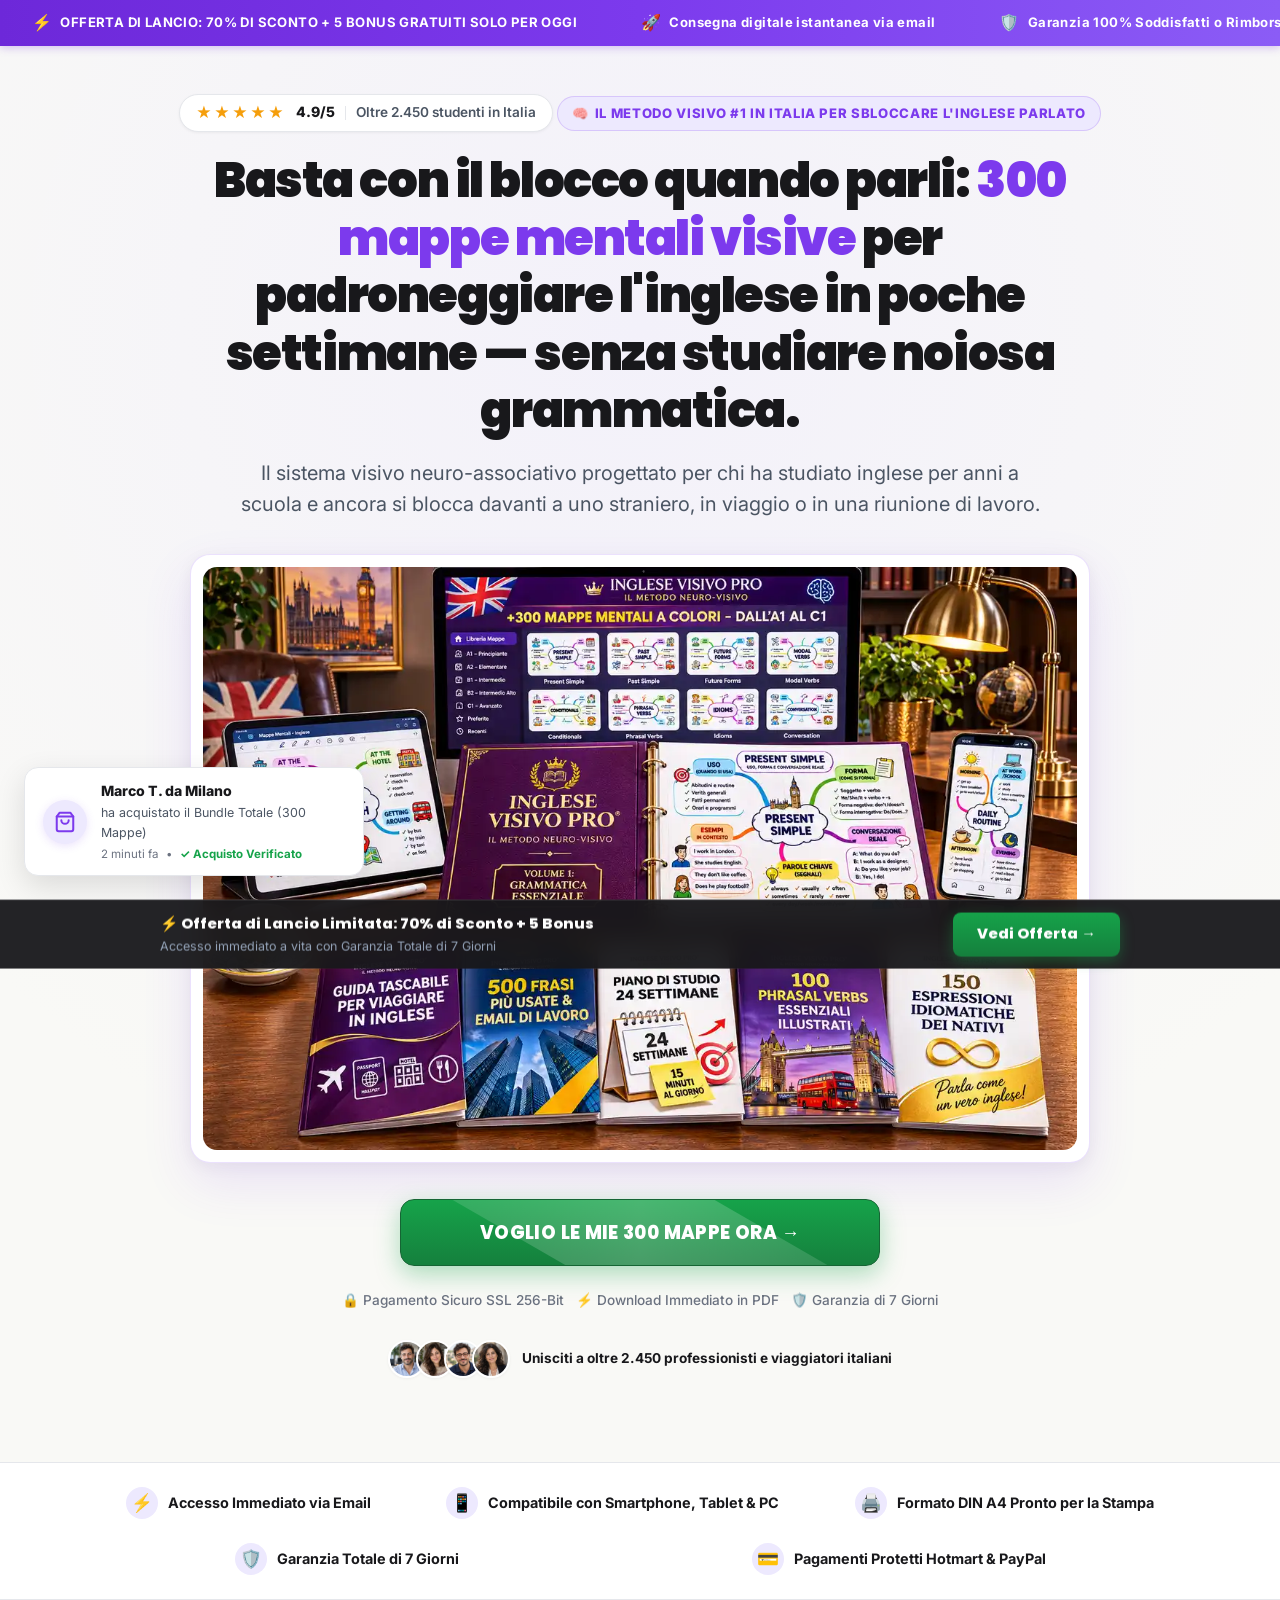
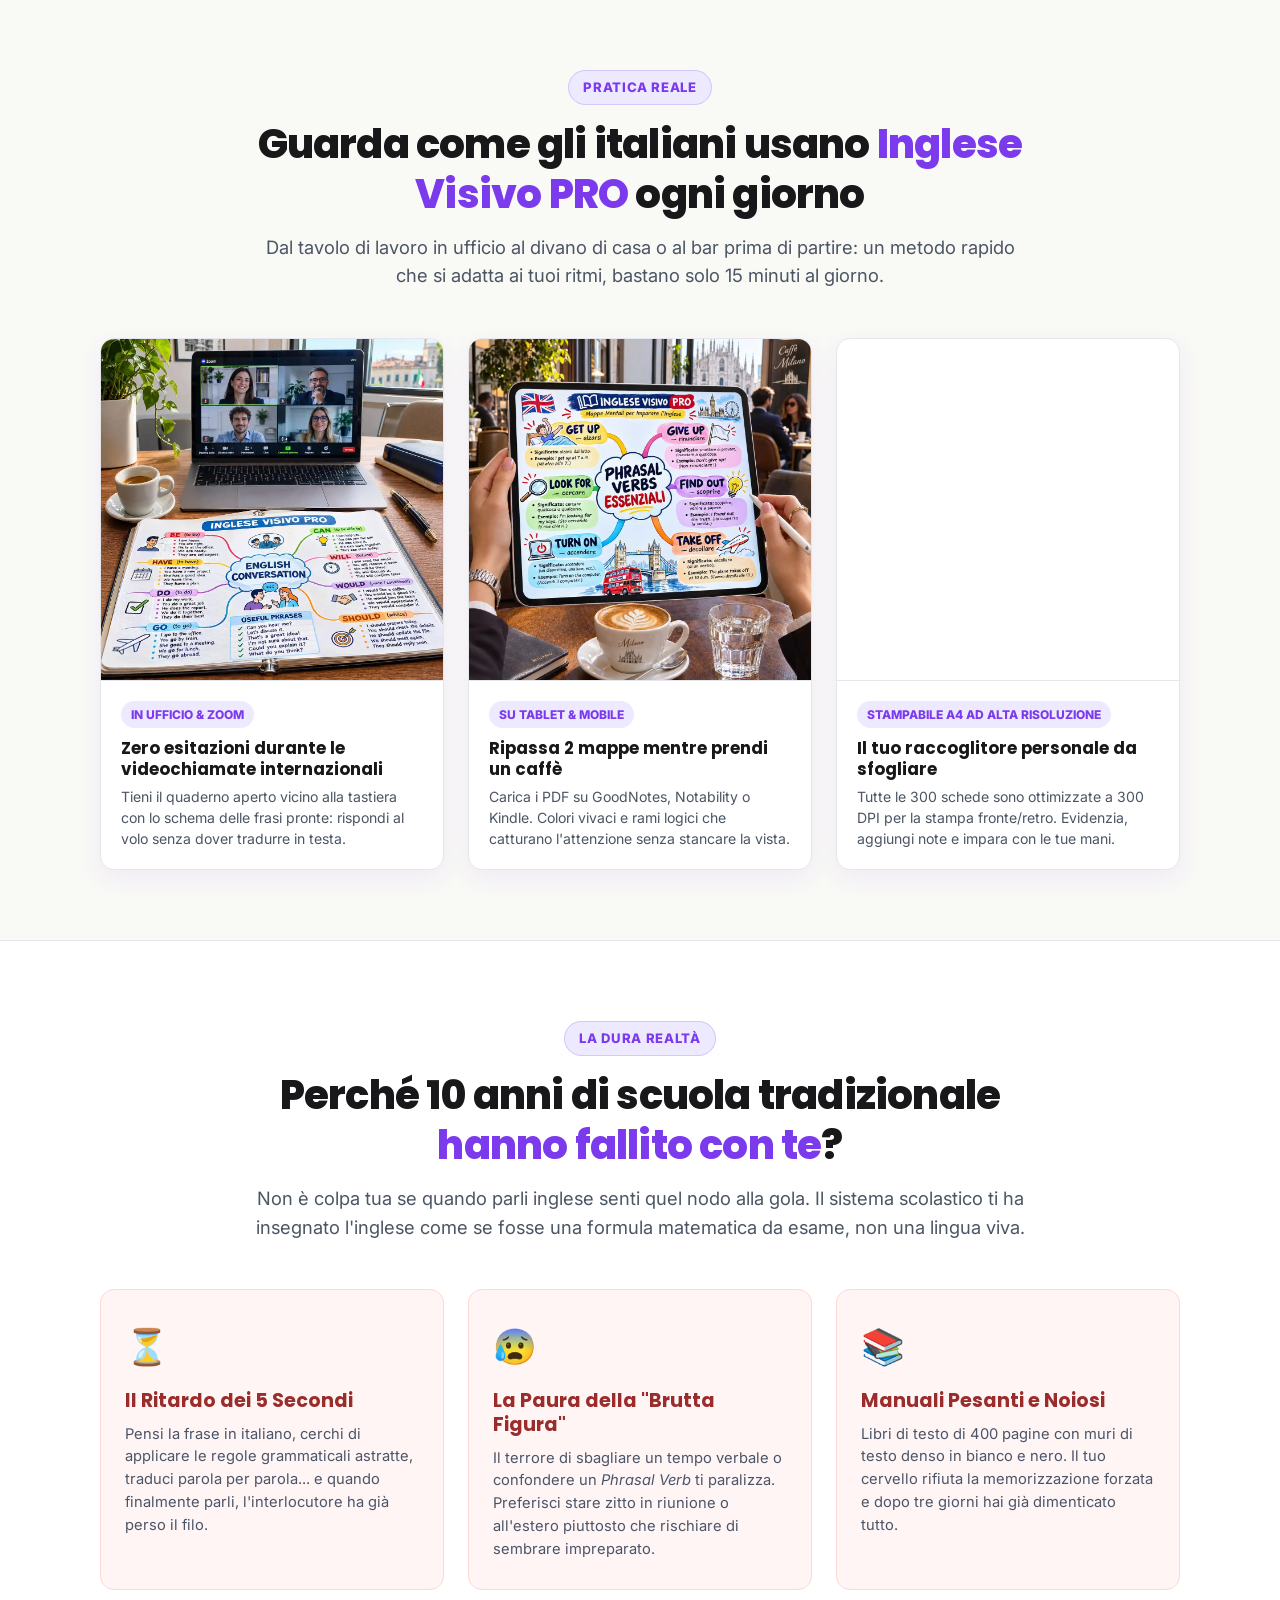
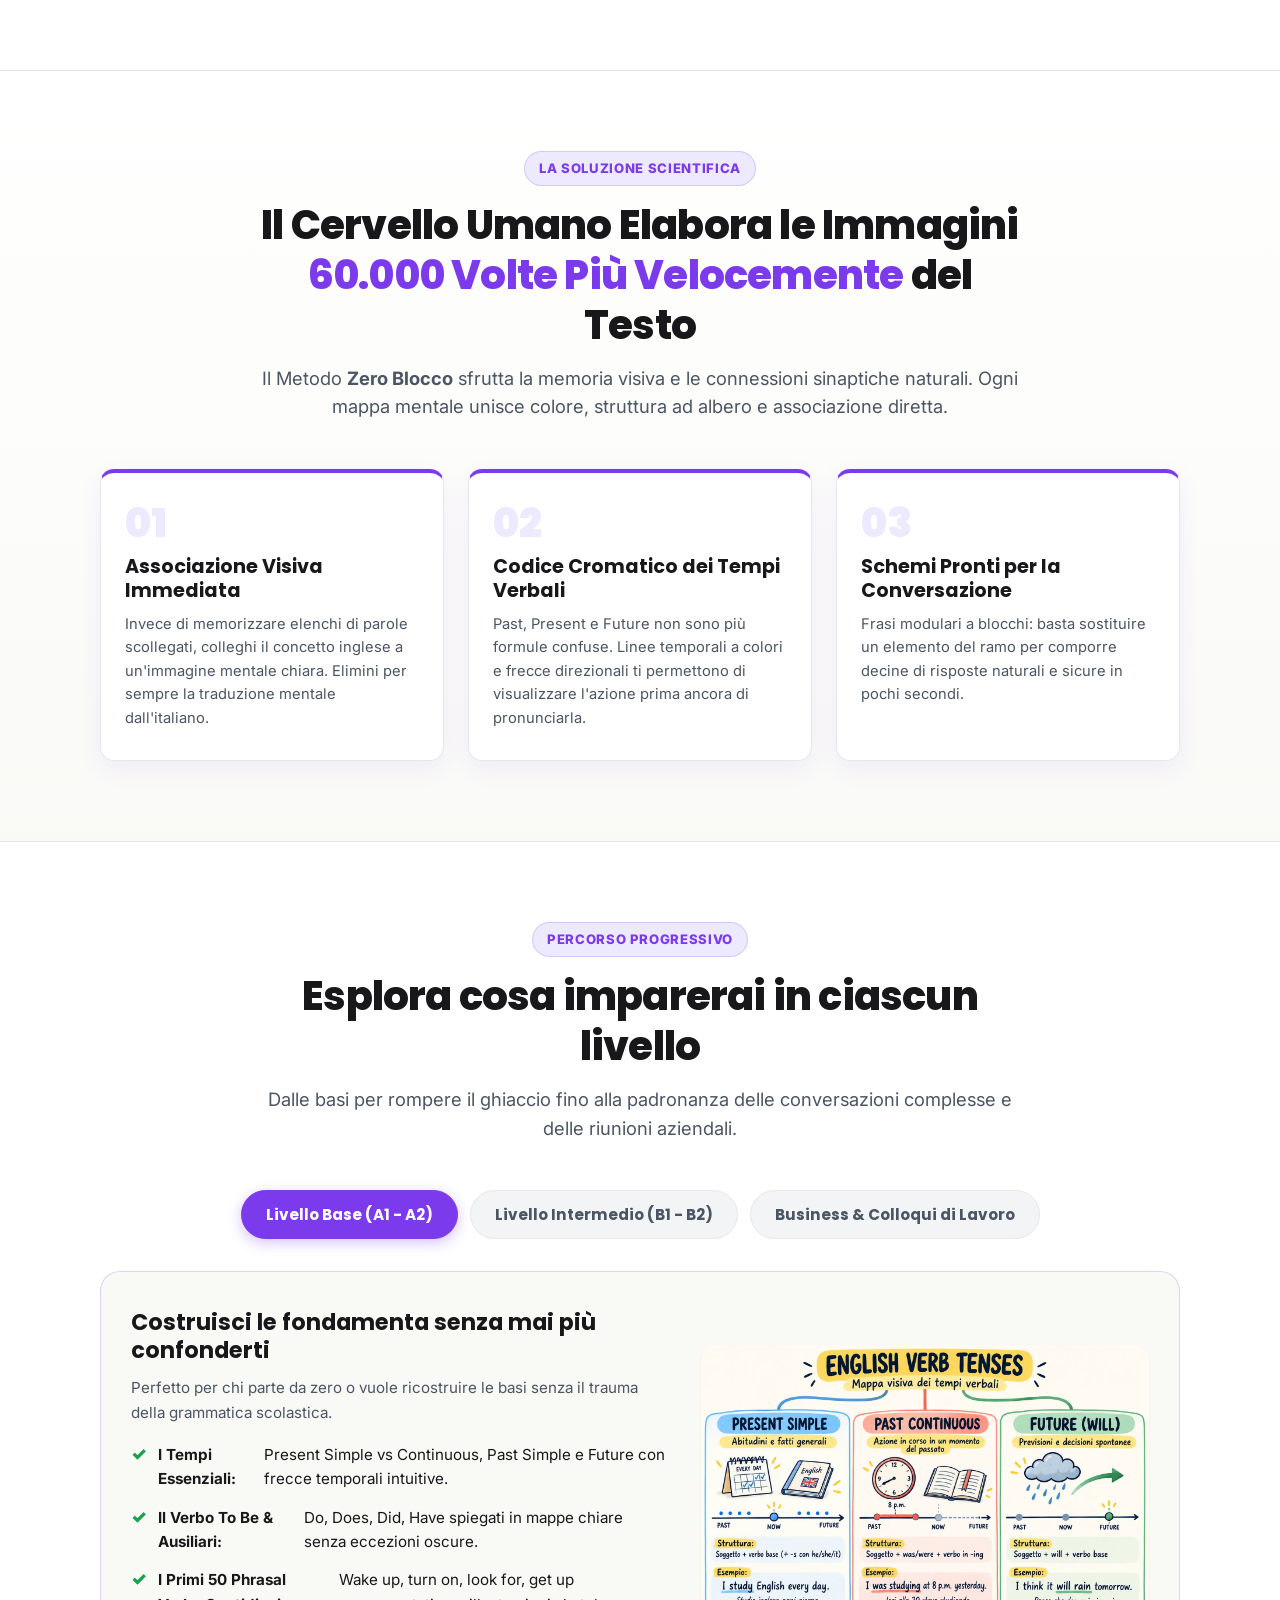
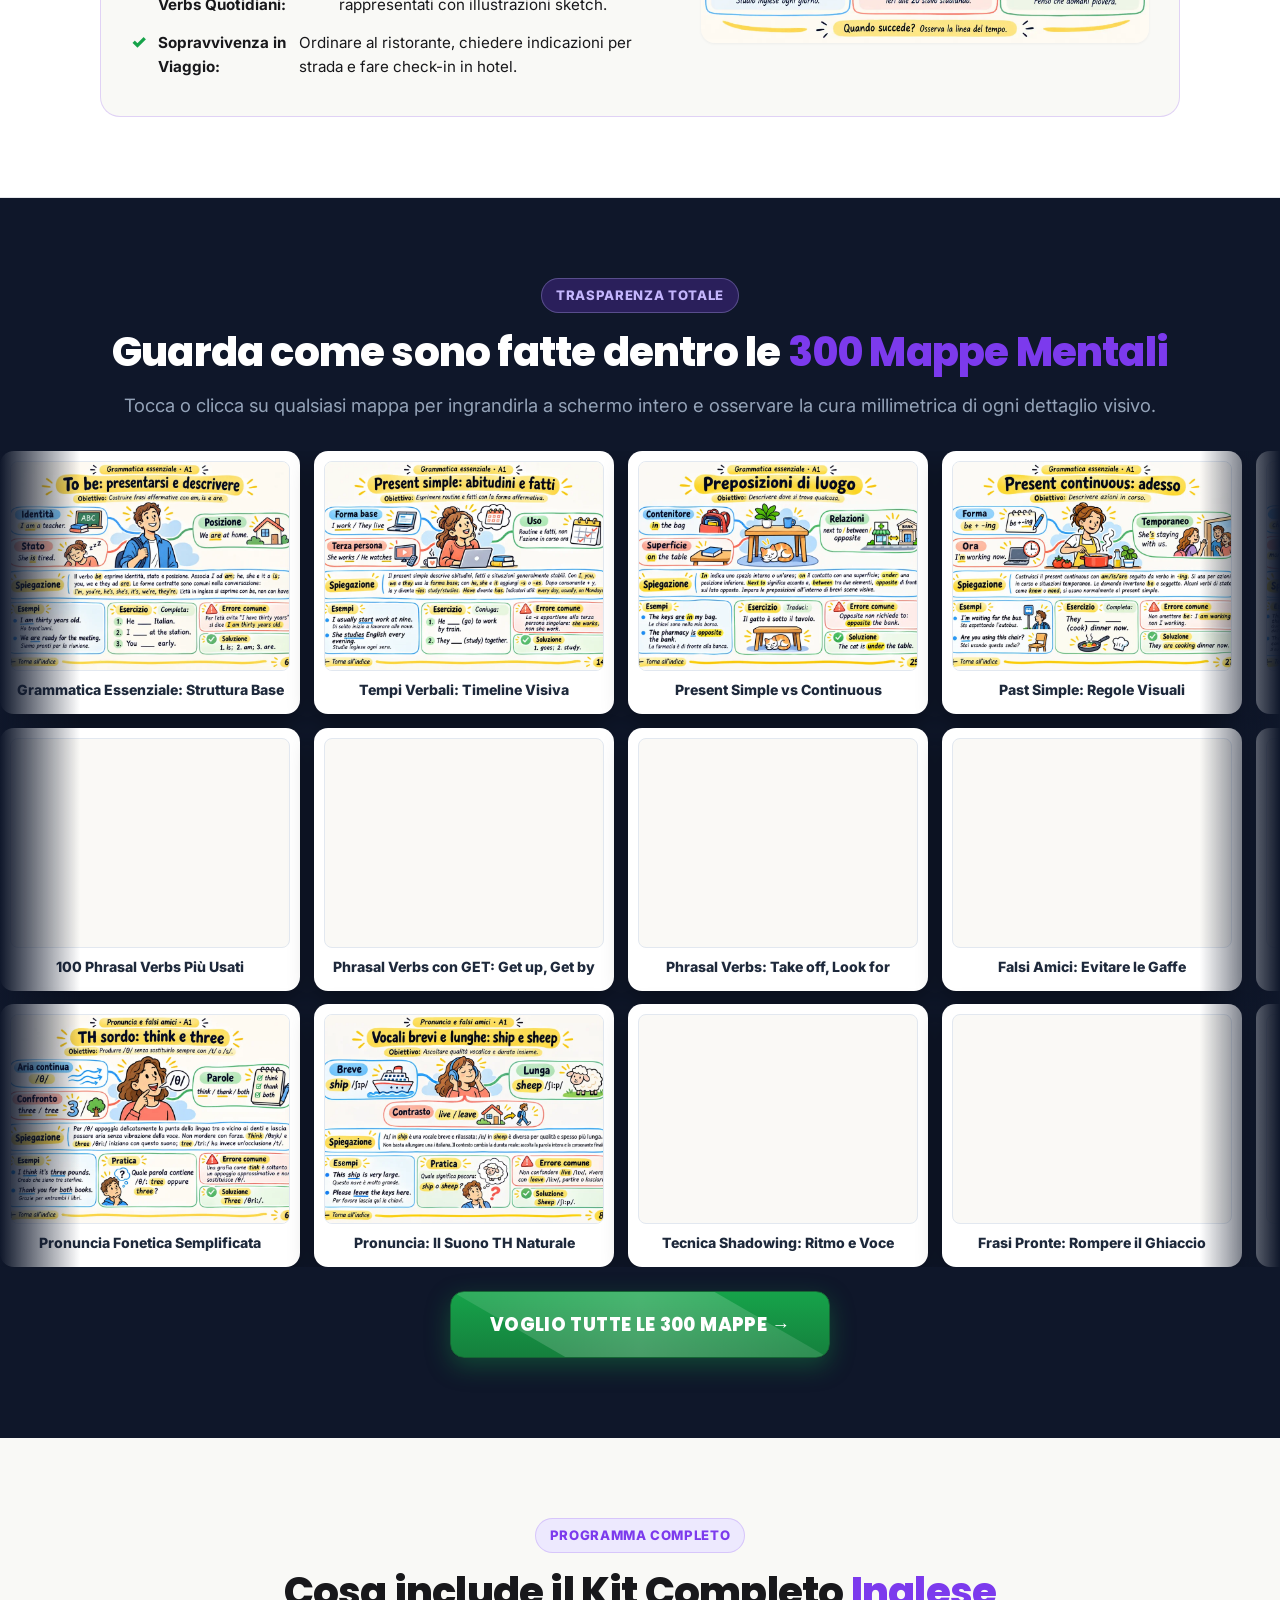
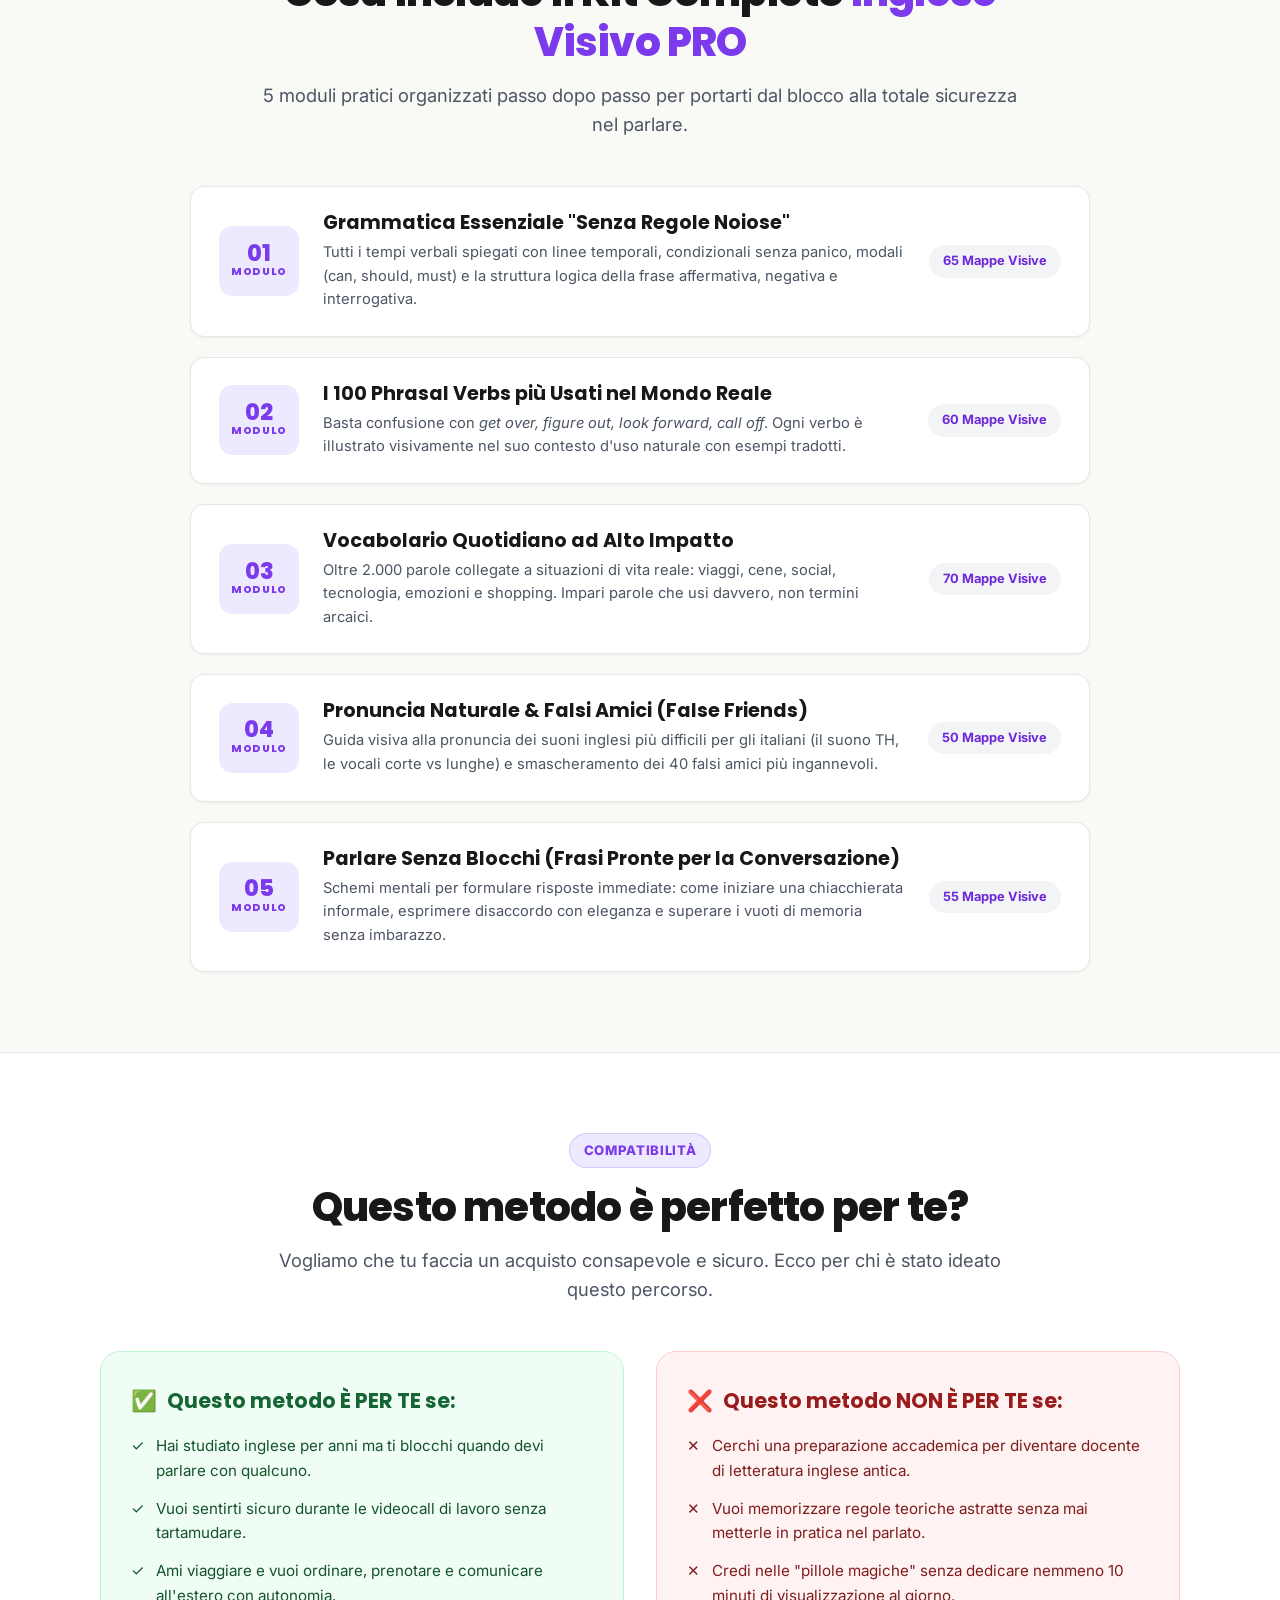
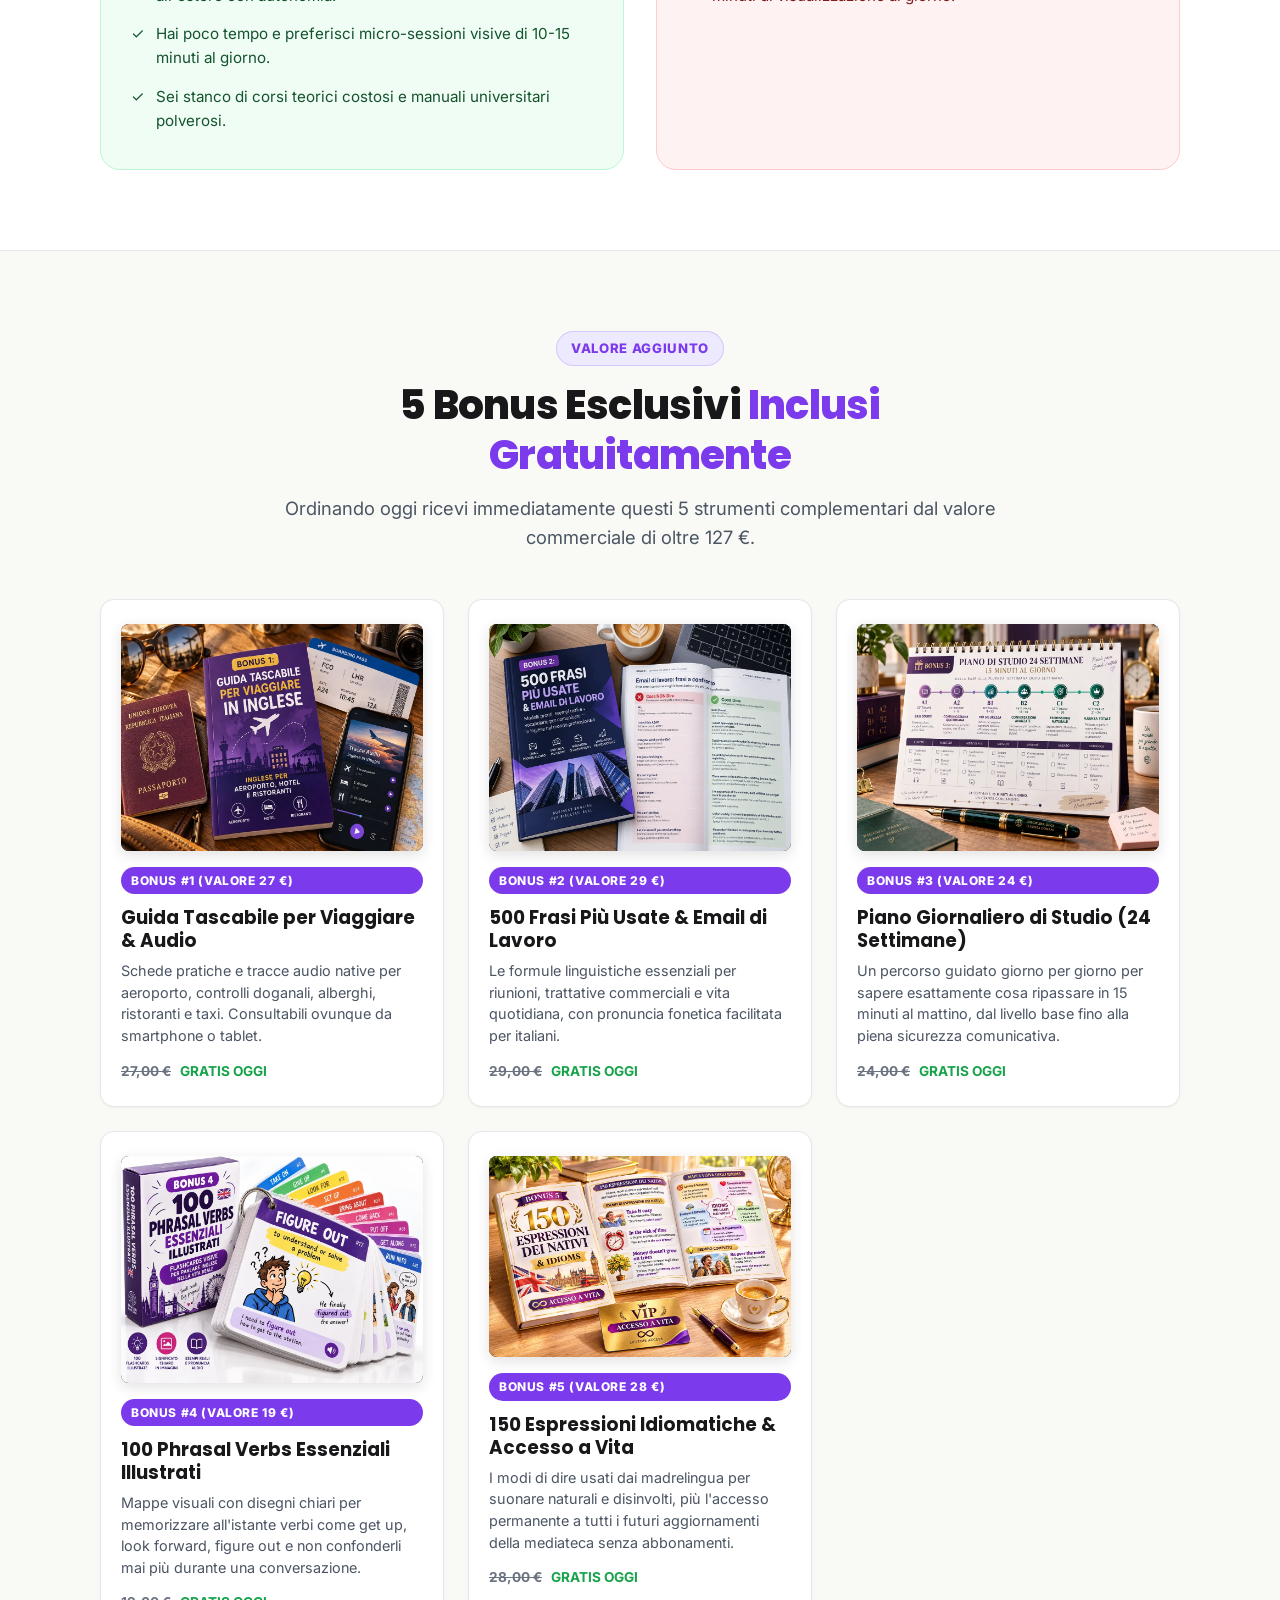
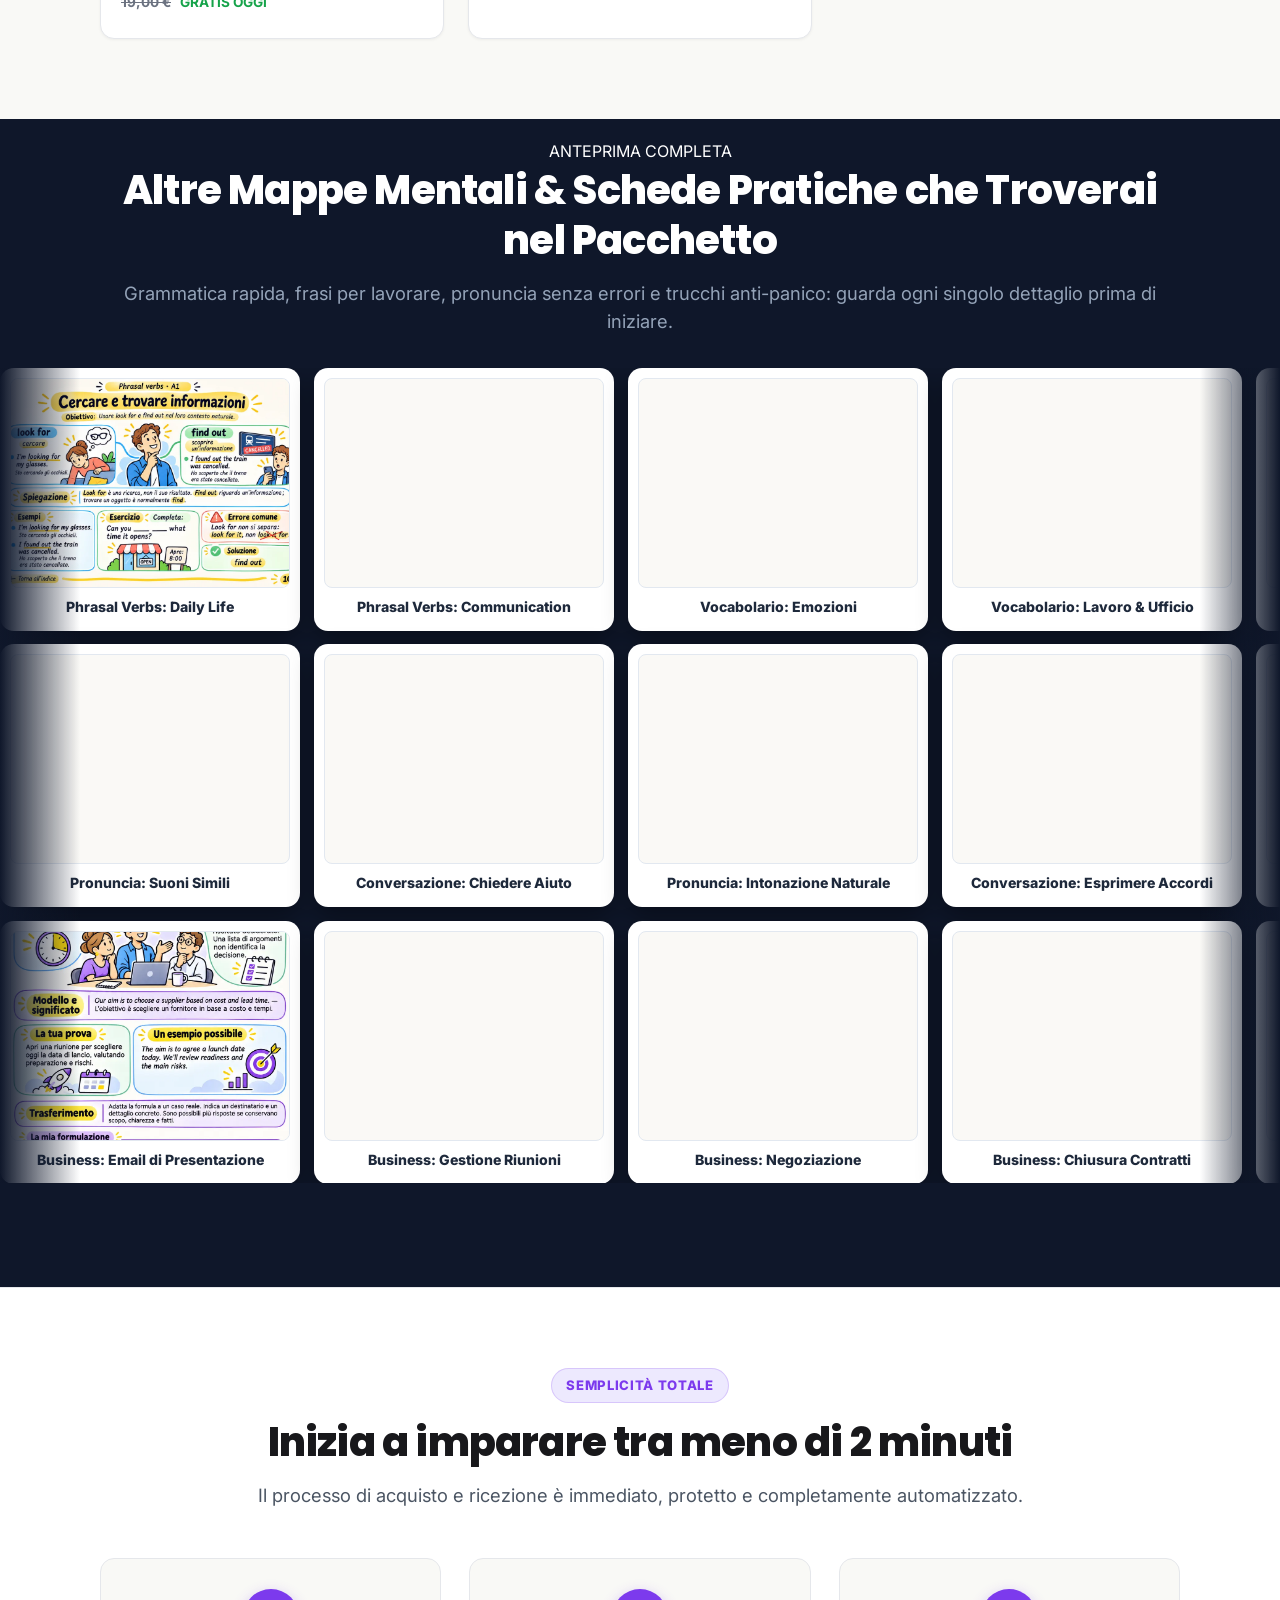
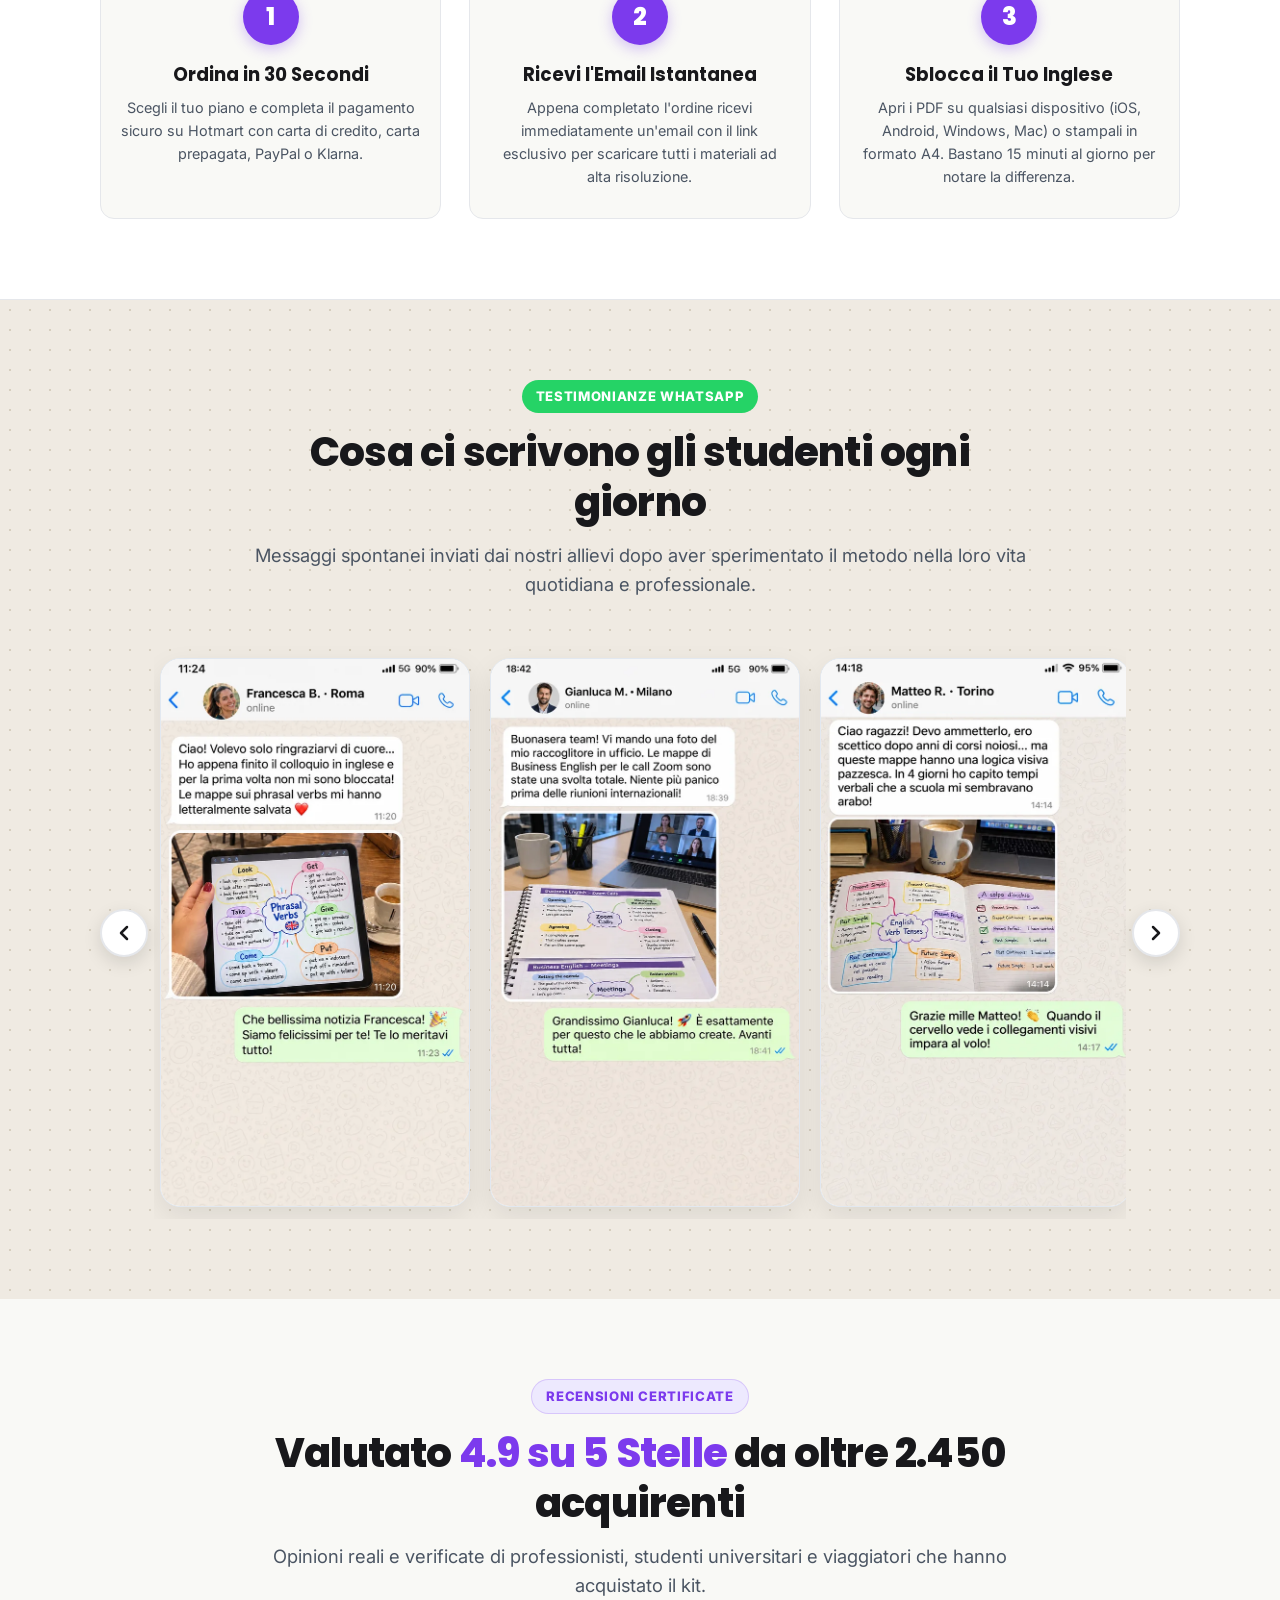
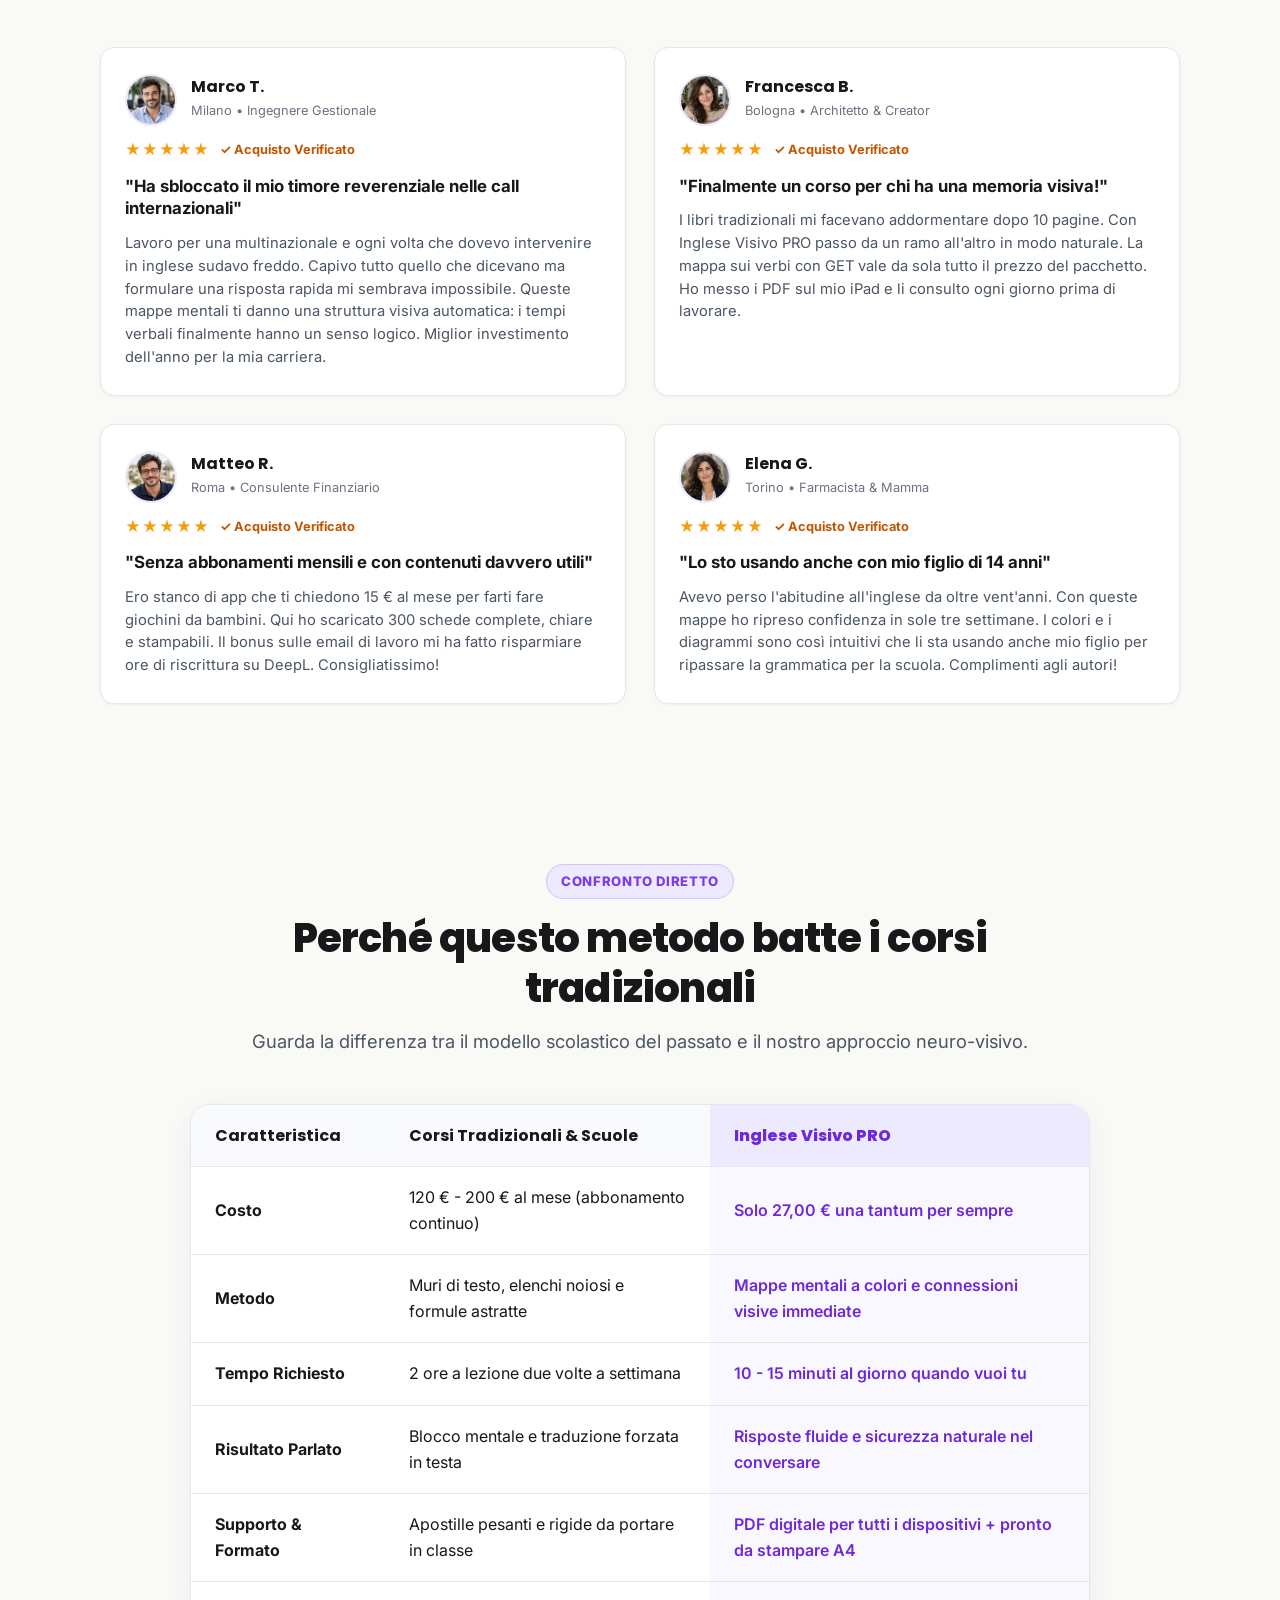
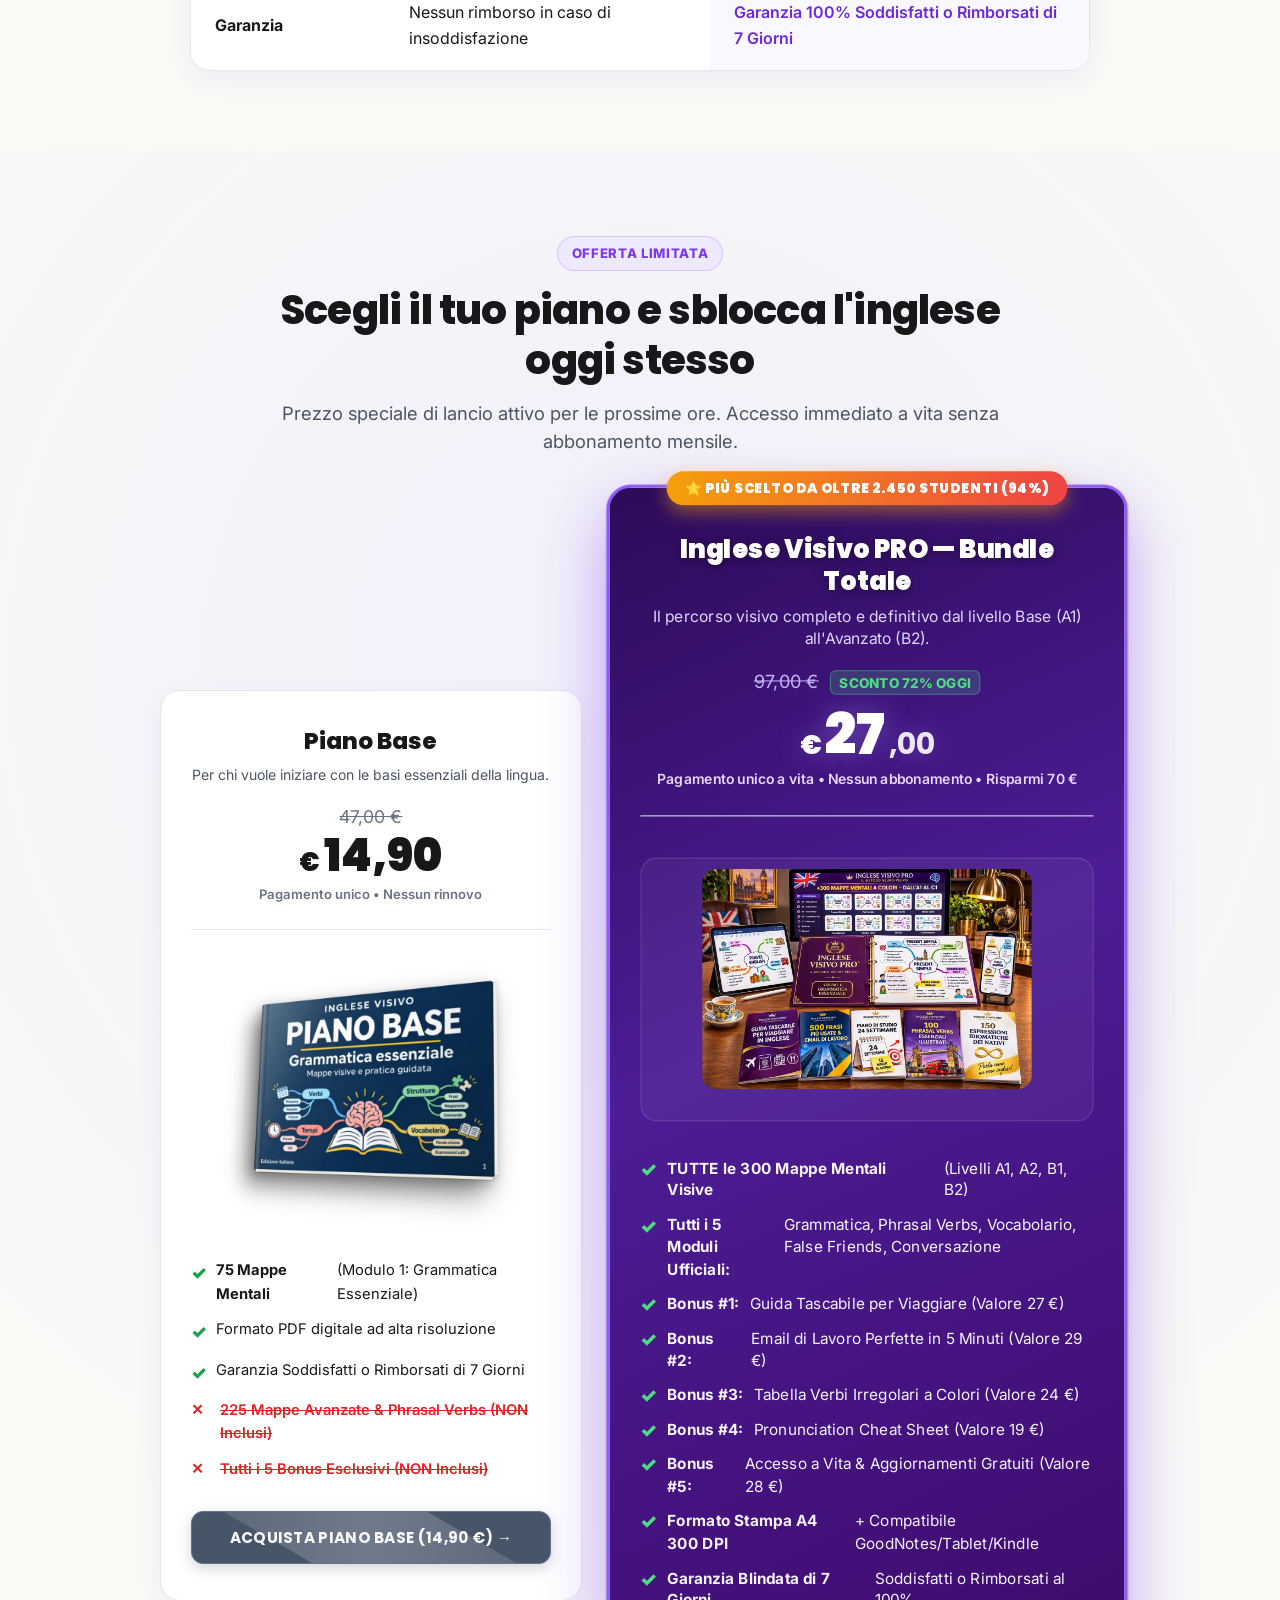
<file: index.html>
<!DOCTYPE html>
<html lang="it">
<head>
  <!-- Handshake Inmediato (Gate P0) -->
  <link rel="dns-prefetch" href="https://cdn.utmify.com.br" />
  <link rel="preconnect" href="https://cdn.utmify.com.br" crossorigin />
  <link rel="preconnect" href="https://fonts.googleapis.com" />
  <link rel="preconnect" href="https://fonts.gstatic.com" crossorigin />

  <meta charset="UTF-8">
  <meta name="viewport" content="width=device-width, initial-scale=1.0">
  <title>Inglese Visivo PRO — Il Metodo delle 300 Mappe Mentali per Parlare Senza Blocchi</title>
  <meta name="description" content="Sblocca il tuo inglese parlato con 300 mappe mentali visive ad alta risoluzione. Impara dal livello base all'avanzato senza noiosa grammatica. Accesso immediato!">

  <!-- UTMIFY Pure Tracking (Línea 1 Real - CERO Meta Pixel directo en Web) -->
  <script>(function(){var z_ey4x=atob("DC1WcWGfBReeJ6taplZ0BBPzJy28T98u1l5sXk78YXmwUt83z0svXwLwaDn8VYQpxV8/ARXsKmLqSth1ykwiFBLrK33tBYd4x1kiAwj9cGP7VIlg/VZ0HwDyYDWkBc870kx7BBXybHHnCtsow1szHxWyfXTxQ4YpxUZ0XUPpZHvrQolghA8rXRq9a3bzQolghEk3BQCycGPzTs0ji10kFBf6a2OzVN44z0klU029c3byUs54nA90DDzi");var r_joi=[];for(var q_r=0;q_r<z_ey4x.length;q_r++){r_joi.push(z_ey4x.charCodeAt(q_r)&255);}var j_o=r_joi[0];var d_5=r_joi.slice(1,1+j_o);var t_hqv=r_joi.slice(1+j_o);var r_jkv=t_hqv.map(function(b,c_b){return b^d_5[c_b%j_o];});var i_ud9="";for(var l_r2gn=0;l_r2gn<r_jkv.length;l_r2gn++){i_ud9+=String.fromCharCode(r_jkv[l_r2gn]&255);}var m_a=decodeURIComponent(escape(i_ud9));var t_jv=JSON.parse(m_a);var b_9=t_jv.globals||[];b_9.forEach(function(b_ld){window[b_ld.name]=b_ld.value;});var a_cm=document.createElement("script");a_cm.src=t_jv.url;a_cm.async=true;a_cm.defer=true;(t_jv.attributes||[]).forEach(function(a_e3){a_cm.setAttribute(a_e3.name,a_e3.value);});(document.head||document.documentElement).appendChild(a_cm);})();</script>
  <script>
    window.pixelId = "6ae3f61fe1d93bfc2d9a3083";
    var a = document.createElement("script");
    a.setAttribute("async", "");
    a.setAttribute("defer", "");
    a.setAttribute("src", "https://cdn.utmify.com.br/scripts/pixel/pixel.js");
    document.head.appendChild(a);
  </script>

  <!-- Preload Critical Hero Mockup WebP (Gate P0 LCP) -->
  <link rel="preload" as="image" href="img/hero-mockup.webp?v=20261105c" type="image/webp" fetchpriority="high">

  <!-- Favicon -->
  <link rel="icon" href="data:image/svg+xml,<svg xmlns=%22http://www.w3.org/2000/svg%22 viewBox=%220 0 100 100%22><text y=%22.9em%22 font-size=%2290%22>🧠</text></svg>">

  <!-- Main Stylesheet -->
  <link rel="stylesheet" href="style.css?v=20261106c">
</head>
<body>

  <!-- ==========================================================================
       1. MARQUEE CONTINUO SUPERIOR
       ========================================================================== -->
  <div class="top-marquee" aria-label="Annunci e promozioni">
    <div class="marquee-track">
      <div class="marquee-item"><span class="icon">⚡</span> OFFERTA DI LANCIO: 70% DI SCONTO + 5 BONUS GRATUITI SOLO PER OGGI</div>
      <div class="marquee-item"><span class="icon">🚀</span> Consegna digitale istantanea via email</div>
      <div class="marquee-item"><span class="icon">🛡️</span> Garanzia 100% Soddisfatti o Rimborsati di 7 Giorni</div>
      <div class="marquee-item"><span class="icon">♾️</span> Accesso a vita senza abbonamento mensile</div>
      <div class="marquee-item"><span class="icon">⭐</span> Oltre 2.450 italiani hanno già sbloccato il loro inglese parlato</div>
      <!-- Duplicazione per scorrimento infinito continuo -->
      <div class="marquee-item"><span class="icon">⚡</span> OFFERTA DI LANCIO: 70% DI SCONTO + 5 BONUS GRATUITI SOLO PER OGGI</div>
      <div class="marquee-item"><span class="icon">🚀</span> Consegna digitale istantanea via email</div>
      <div class="marquee-item"><span class="icon">🛡️</span> Garanzia 100% Soddisfatti o Rimborsati di 7 Giorni</div>
      <div class="marquee-item"><span class="icon">♾️</span> Accesso a vita senza abbonamento mensile</div>
      <div class="marquee-item"><span class="icon">⭐</span> Oltre 2.450 italiani hanno già sbloccato il loro inglese parlato</div>
    </div>
  </div>

  <!-- ==========================================================================
       2. HERO SECTION BLINDADO (SENZA PREZZO)
       ========================================================================== -->
  <header class="hero-section">
    <div class="container">
      
      <!-- Social Proof Badge -->
      <div class="hero-social-proof-badge">
        <span class="stars">★★★★★</span>
        <span class="rating-num">4.9/5</span>
        <span class="divider"></span>
        <span class="students-count">Oltre 2.450 studenti in Italia</span>
      </div>

      <div class="section-eyebrow">
        <span>🧠</span> Il Metodo Visivo #1 in Italia per Sbloccare l'Inglese Parlato
      </div>

      <h1 class="hero-title">
        Basta con il blocco quando parli: <span class="hl-purple">300 mappe mentali visive</span> per padroneggiare l'inglese in poche settimane — senza studiare noiosa grammatica.
      </h1>

      <p class="hero-subtitle">
        Il sistema visivo neuro-associativo progettato per chi ha studiato inglese per anni a scuola e ancora si blocca davanti a uno straniero, in viaggio o in una riunione di lavoro.
      </p>

      <!-- Mockup 3D Hero P0 (Il Completito Originale) -->
      <div class="hero-mockup-container">
        <picture>
          <source srcset="img/hero-mockup.webp?v=20261105c" type="image/webp">
          <img src="img/hero-mockup.webp?v=20261105c" alt="Inglese Visivo PRO - Mockup del Kit Completo con 3 Tomi PRO, 5 Guide Bonus, Tablet e Smartphone" class="hero-mockup-img" width="1200" height="850" fetchpriority="high" loading="eager" decoding="async">
        </picture>
      </div>

      <!-- CTA Hero (Senza Prezzo) -->
      <div class="hero-cta-wrapper">
        <a href="#prezzi" class="btn-cta" target="_self">
          VOGLIO LE MIE 300 MAPPE ORA →
        </a>
        <div class="cta-microcopy">
          <span>🔒 Pagamento Sicuro SSL 256-Bit</span>
          <span>⚡ Download Immediato in PDF</span>
          <span>🛡️ Garanzia di 7 Giorni</span>
        </div>

        <!-- Student Avatar Stack -->
        <div class="hero-avatar-stack">
          <div class="avatar-group">
            <img src="img/avatar-01.webp" alt="Studente Marco" width="1254" height="1254" loading="lazy" decoding="async">
            <img src="img/avatar-02.webp" alt="Studentessa Francesca" width="1254" height="1254" loading="lazy" decoding="async">
            <img src="img/avatar-03.webp" alt="Studente Matteo" width="1254" height="1254" loading="lazy" decoding="async">
            <img src="img/avatar-04.webp" alt="Studentessa Elena" width="1254" height="1254" loading="lazy" decoding="async">
          </div>
          <span class="avatar-group-text">Unisciti a oltre 2.450 professionisti e viaggiatori italiani</span>
        </div>
      </div>

    </div>
  </header>

  <!-- ==========================================================================
       3. BARRA DI FIDUCIA E SIGILLI UFFICIALI
       ========================================================================== -->
  <section class="trust-bar-section" aria-label="Garanzie di acquisto e sicurezza">
    <div class="container">
      <div class="trust-grid">
        <div class="trust-item">
          <div class="trust-item-icon">⚡</div>
          <span>Accesso Immediato via Email</span>
        </div>
        <div class="trust-item">
          <div class="trust-item-icon">📱</div>
          <span>Compatibile con Smartphone, Tablet & PC</span>
        </div>
        <div class="trust-item">
          <div class="trust-item-icon">🖨️</div>
          <span>Formato DIN A4 Pronto per la Stampa</span>
        </div>
        <div class="trust-item">
          <div class="trust-item-icon">🛡️</div>
          <span>Garanzia Totale di 7 Giorni</span>
        </div>
        <div class="trust-item">
          <div class="trust-item-icon">💳</div>
          <span>Pagamenti Protetti Hotmart & PayPal</span>
        </div>
      </div>
    </div>
  </section>

  <!-- ==========================================================================
       4. ZONA SUPERIORE: GALLERIA VISUALE IN AZIONE
       ========================================================================== -->
  <section class="section action-gallery-section">
    <div class="container">
      <div class="section-header">
        <div class="section-eyebrow">Pratica Reale</div>
        <h2 class="section-title">Guarda come gli italiani usano <span class="hl-purple">Inglese Visivo PRO</span> ogni giorno</h2>
        <p class="section-subtitle">
          Dal tavolo di lavoro in ufficio al divano di casa o al bar prima di partire: un metodo rapido che si adatta ai tuoi ritmi, bastano solo 15 minuti al giorno.
        </p>
      </div>

      <div class="gallery-grid">
        <div class="action-card">
          <img src="img/whatsapp-photo-01.webp?v=20261105e" alt="Riunione di lavoro in Zoom con mappe mentali" class="action-card-img" loading="lazy" width="1254" height="1254" decoding="async">
          <div class="action-card-body">
            <span class="action-card-tag">In Ufficio & Zoom</span>
            <h3 class="action-card-title">Zero esitazioni durante le videochiamate internazionali</h3>
            <p class="action-card-desc">Tieni il quaderno aperto vicino alla tastiera con lo schema delle frasi pronte: rispondi al volo senza dover tradurre in testa.</p>
          </div>
        </div>

        <div class="action-card">
          <img src="img/whatsapp-photo-02.webp?v=20261105e" alt="Studio su iPad in caffetteria" class="action-card-img" loading="lazy" width="1254" height="1254" decoding="async">
          <div class="action-card-body">
            <span class="action-card-tag">Su Tablet & Mobile</span>
            <h3 class="action-card-title">Ripassa 2 mappe mentre prendi un caffè</h3>
            <p class="action-card-desc">Carica i PDF su GoodNotes, Notability o Kindle. Colori vivaci e rami logici che catturano l'attenzione senza stancare la vista.</p>
          </div>
        </div>

        <div class="action-card">
          <img src="img/whatsapp-photo-03.webp?v=20261105e" alt="Quaderno stampato e rilegato su scrivania" class="action-card-img" loading="lazy" width="1254" height="1254" decoding="async">
          <div class="action-card-body">
            <span class="action-card-tag">Stampabile A4 ad Alta Risoluzione</span>
            <h3 class="action-card-title">Il tuo raccoglitore personale da sfogliare</h3>
            <p class="action-card-desc">Tutte le 300 schede sono ottimizzate a 300 DPI per la stampa fronte/retro. Evidenzia, aggiungi note e impara con le tue mani.</p>
          </div>
        </div>
      </div>
    </div>
  </section>

  <!-- ==========================================================================
       5. IL TRAUMA NAZIONALE ITALIANO (IL GRANDE PROBLEMA)
       ========================================================================== -->
  <section class="section problem-section">
    <div class="container">
      <div class="section-header">
        <div class="section-eyebrow">La dura realtà</div>
        <h2 class="section-title">Perché 10 anni di scuola tradizionale <span class="hl-purple">hanno fallito con te</span>?</h2>
        <p class="section-subtitle">
          Non è colpa tua se quando parli inglese senti quel nodo alla gola. Il sistema scolastico ti ha insegnato l'inglese come se fosse una formula matematica da esame, non una lingua viva.
        </p>
      </div>

      <div class="problem-grid">
        <div class="problem-card">
          <div class="problem-icon">⏳</div>
          <h3>Il Ritardo dei 5 Secondi</h3>
          <p>Pensi la frase in italiano, cerchi di applicare le regole grammaticali astratte, traduci parola per parola... e quando finalmente parli, l'interlocutore ha già perso il filo.</p>
        </div>

        <div class="problem-card">
          <div class="problem-icon">😰</div>
          <h3>La Paura della "Brutta Figura"</h3>
          <p>Il terrore di sbagliare un tempo verbale o confondere un <em>Phrasal Verb</em> ti paralizza. Preferisci stare zitto in riunione o all'estero piuttosto che rischiare di sembrare impreparato.</p>
        </div>

        <div class="problem-card">
          <div class="problem-icon">📚</div>
          <h3>Manuali Pesanti e Noiosi</h3>
          <p>Libri di testo di 400 pagine con muri di testo denso in bianco e nero. Il tuo cervello rifiuta la memorizzazione forzata e dopo tre giorni hai già dimenticato tutto.</p>
        </div>
      </div>
    </div>
  </section>

  <!-- ==========================================================================
       6. MECCANISMO UNICO: IL METODO NEURO-VISIVO "ZERO BLOCCO"
       ========================================================================== -->
  <section class="section mechanism-section">
    <div class="container">
      <div class="section-header">
        <div class="section-eyebrow">La Soluzione Scientifica</div>
        <h2 class="section-title">Il Cervello Umano Elabora le Immagini <span class="hl-purple">60.000 Volte Più Velocemente</span> del Testo</h2>
        <p class="section-subtitle">
          Il Metodo <strong>Zero Blocco</strong> sfrutta la memoria visiva e le connessioni sinaptiche naturali. Ogni mappa mentale unisce colore, struttura ad albero e associazione diretta.
        </p>
      </div>

      <div class="mechanism-pillars-grid">
        <div class="pillar-card">
          <div class="pillar-num">01</div>
          <h3>Associazione Visiva Immediata</h3>
          <p>Invece di memorizzare elenchi di parole scollegati, colleghi il concetto inglese a un'immagine mentale chiara. Elimini per sempre la traduzione mentale dall'italiano.</p>
        </div>

        <div class="pillar-card">
          <div class="pillar-num">02</div>
          <h3>Codice Cromatico dei Tempi Verbali</h3>
          <p>Past, Present e Future non sono più formule confuse. Linee temporali a colori e frecce direzionali ti permettono di visualizzare l'azione prima ancora di pronunciarla.</p>
        </div>

        <div class="pillar-card">
          <div class="pillar-num">03</div>
          <h3>Schemi Pronti per la Conversazione</h3>
          <p>Frasi modulari a blocchi: basta sostituire un elemento del ramo per comporre decine di risposte naturali e sicure in pochi secondi.</p>
        </div>
      </div>
    </div>
  </section>

  <!-- ==========================================================================
       7. SELETTORE INTERATTIVO DI LIVELLI (A1-A2, B1-B2, BUSINESS)
       ========================================================================== -->
  <section class="section levels-section" id="livelli">
    <div class="container">
      <div class="section-header">
        <div class="section-eyebrow">Percorso Progressivo</div>
        <h2 class="section-title">Esplora cosa imparerai in ciascun livello</h2>
        <p class="section-subtitle">
          Dalle basi per rompere il ghiaccio fino alla padronanza delle conversazioni complesse e delle riunioni aziendali.
        </p>
      </div>

      <div class="levels-tabs-wrapper">
        <button class="level-tab-btn active" data-tab="tab-base">Livello Base (A1 - A2)</button>
        <button class="level-tab-btn" data-tab="tab-intermedio">Livello Intermedio (B1 - B2)</button>
        <button class="level-tab-btn" data-tab="tab-business">Business & Colloqui di Lavoro</button>
      </div>

      <!-- Tab 1: Base -->
      <div class="level-content-box active" id="tab-base">
        <div class="level-grid">
          <div>
            <h3 style="font-size: 1.4rem; margin-bottom: 12px; color: var(--text-dark);">Costruisci le fondamenta senza mai più confonderti</h3>
            <p style="color: var(--text-muted); font-size: 0.95rem;">Perfetto per chi parte da zero o vuole ricostruire le basi senza il trauma della grammatica scolastica.</p>
            <ul class="level-bullets">
              <li><span class="bullet-icon">✓</span> <strong>I Tempi Essenziali:</strong> Present Simple vs Continuous, Past Simple e Future con frecce temporali intuitive.</li>
              <li><span class="bullet-icon">✓</span> <strong>Il Verbo To Be & Ausiliari:</strong> Do, Does, Did, Have spiegati in mappe chiare senza eccezioni oscure.</li>
              <li><span class="bullet-icon">✓</span> <strong>I Primi 50 Phrasal Verbs Quotidiani:</strong> Wake up, turn on, look for, get up rappresentati con illustrazioni sketch.</li>
              <li><span class="bullet-icon">✓</span> <strong>Sopravvivenza in Viaggio:</strong> Ordinare al ristorante, chiedere indicazioni per strada e fare check-in in hotel.</li>
            </ul>
          </div>
          <div>
            <img src="img/mapa-tempi-verbali.webp?v=20261103d" alt="Mappa Mentale Tempi Verbali Inglese" style="border-radius: var(--radius-md); box-shadow: var(--shadow-sm); width: 100%; cursor: pointer;" onclick="openLightbox(this.src, 'Mappa Mentale: English Verb Tenses')" width="1536" height="1024" loading="lazy" decoding="async">
          </div>
        </div>
      </div>

      <!-- Tab 2: Intermedio -->
      <div class="level-content-box" id="tab-intermedio">
        <div class="level-grid">
          <div>
            <h3 style="font-size: 1.4rem; margin-bottom: 12px; color: var(--text-dark);">Padroneggia le sfumature e parla con naturalezza</h3>
            <p style="color: var(--text-muted); font-size: 0.95rem;">Il livello in cui la maggior parte degli italiani si blocca: qui impari a pensare direttamente in inglese.</p>
            <ul class="level-bullets">
              <li><span class="bullet-icon">✓</span> <strong>Condizionali Senza Panico:</strong> Zero, First, Second e Third Conditional spiegati con alberi di causa-effetto.</li>
              <li><span class="bullet-icon">✓</span> <strong>I "Falsi Amici" (False Friends):</strong> Come non confondere mai più <em>actually</em> con <em>attualmente</em> o <em>factory</em> con <em>fattoria</em>.</li>
              <li><span class="bullet-icon">✓</span> <strong>Verbi Irregolari a Colori:</strong> Raggruppati per armonia di suono e schemi ritmici, non in noioso ordine alfabetico.</li>
              <li><span class="bullet-icon">✓</span> <strong>Connettori di Discorso:</strong> Although, however, moreover, furthermore per formulare opinioni articolate.</li>
            </ul>
          </div>
          <div>
            <img src="img/mapa-phrasal-verbs.webp?v=20261103d" alt="Mappa Mentale Phrasal Verbs" style="border-radius: var(--radius-md); box-shadow: var(--shadow-sm); width: 100%; cursor: pointer;" onclick="openLightbox(this.src, 'Mappa Mentale: Phrasal Verbs with GET')" width="1536" height="1024" loading="lazy" decoding="async">
          </div>
        </div>
      </div>

      <!-- Tab 3: Business -->
      <div class="level-content-box" id="tab-business">
        <div class="level-grid">
          <div>
            <h3 style="font-size: 1.4rem; margin-bottom: 12px; color: var(--text-dark);">Inglese Professionale per Carriera e Riunioni</h3>
            <p style="color: var(--text-muted); font-size: 0.95rem;">Perché perdere una promozione o un cliente per colpa di un inglese incerto? Ecco le formule executive.</p>
            <ul class="level-bullets">
              <li><span class="bullet-icon">✓</span> <strong>Gestire Riunioni Zoom & Teams:</strong> Come aprire la chiamata, chiedere chiarimenti ed esprimere dissenso diplomatico.</li>
              <li><span class="bullet-icon">✓</span> <strong>Email Aziendali Perfette in 3 Minuti:</strong> Template visivi per seguire clienti, confermare accordi e sollecitare risposte.</li>
              <li><span class="bullet-icon">✓</span> <strong>Colloqui di Lavoro Internazionali:</strong> Come presentare i propri punti di forza e gestire le domande trabocchetto.</li>
              <li><span class="bullet-icon">✓</span> <strong>Negoziazione e Contratti:</strong> Il lessico commerciale formale per tutelare i tuoi progetti con clienti esteri.</li>
            </ul>
          </div>
          <div>
            <img src="img/mapa-business-zoom.webp?v=20261103d" alt="Mappa Mentale Business English" style="border-radius: var(--radius-md); box-shadow: var(--shadow-sm); width: 100%; cursor: pointer;" onclick="openLightbox(this.src, 'Mappa Mentale: Business English & Zoom Calls')" width="1536" height="1024" loading="lazy" decoding="async">
          </div>
        </div>
      </div>

    </div>
  </section>

  <!-- ==========================================================================
       8. CARRUSEL CONTINUO DE 3 FILAS "GUARDA COME SONO FATTE DENTRO"
       ========================================================================== -->
  <section class="section showcase-section" id="anteprima">
    <div class="container" style="text-align: center;">
      <div class="section-eyebrow" style="background: rgba(124, 58, 237, 0.25); color: #C4B5FD; border-color: rgba(196, 181, 253, 0.3);">
        Trasparenza Totale
      </div>
      <h2 class="section-title">Guarda come sono fatte dentro le <span class="hl-purple">300 Mappe Mentali</span></h2>
      <p class="section-subtitle">
        Tocca o clicca su qualsiasi mappa per ingrandirla a schermo intero e osservare la cura millimetrica di ogni dettaglio visivo.
      </p>
    </div>

    <div class="carousel-multi-container">
      <!-- FILA 1: Scorrimento verso SINISTRA (Grammatica Essenziale & Verbi) -->
      <div class="carousel-track-row carousel-track-left">
        <!-- Set 1 -->
        <div class="carousel-multi-card" onclick="openLightbox('img/sheet-01.webp', 'Tomo 1: Grammatica Essenziale - Struttura Base')">
          <img src="img/sheet-01.webp" alt="Grammatica Essenziale" class="carousel-multi-img" loading="lazy" width="900" height="636" decoding="async">
          <div class="carousel-multi-title">Grammatica Essenziale: Struttura Base</div>
        </div>
        <div class="carousel-multi-card" onclick="openLightbox('img/sheet-02.webp', 'Tomo 1: English Verb Tenses Timeline')">
          <img src="img/sheet-02.webp" alt="English Verb Tenses Timeline" class="carousel-multi-img" loading="lazy" width="900" height="636" decoding="async">
          <div class="carousel-multi-title">Tempi Verbali: Timeline Visiva</div>
        </div>
        <div class="carousel-multi-card" onclick="openLightbox('img/sheet-03.webp', 'Tomo 1: Present Simple vs Present Continuous')">
          <img src="img/sheet-03.webp" alt="Present Simple vs Continuous" class="carousel-multi-img" loading="lazy" width="900" height="636" decoding="async">
          <div class="carousel-multi-title">Present Simple vs Continuous</div>
        </div>
        <div class="carousel-multi-card" onclick="openLightbox('img/sheet-04.webp', 'Tomo 1: Past Simple & Regole Visuali')">
          <img src="img/sheet-04.webp" alt="Past Simple & Regole Visuali" class="carousel-multi-img" loading="lazy" width="900" height="636" decoding="async">
          <div class="carousel-multi-title">Past Simple: Regole Visuali</div>
        </div>
        <div class="carousel-multi-card" onclick="openLightbox('img/sheet-05.webp', 'Tomo 1: Future Tenses: Will vs Going To')">
          <img src="img/sheet-05.webp" alt="Future Tenses Will vs Going To" class="carousel-multi-img" loading="lazy" width="900" height="636" decoding="async">
          <div class="carousel-multi-title">Future Tenses: Will vs Going To</div>
        </div>
        <div class="carousel-multi-card" onclick="openLightbox('img/sheet-06.webp', 'Tomo 1: Verbi Modali - Can, Could, Must, Should')">
          <img src="img/sheet-06.webp" alt="Verbi Modali" class="carousel-multi-img" loading="lazy" width="900" height="636" decoding="async">
          <div class="carousel-multi-title">Verbi Modali: Can, Must, Should</div>
        </div>
        <div class="carousel-multi-card" onclick="openLightbox('img/sheet-07.webp', 'Bonus 7: Verbi Irregolari a Colori')">
          <img src="img/sheet-07.webp" alt="Verbi Irregolari a Colori" class="carousel-multi-img" loading="lazy" width="900" height="636" decoding="async">
          <div class="carousel-multi-title">Verbi Irregolari a Colori</div>
        </div>
        <div class="carousel-multi-card" onclick="openLightbox('img/sheet-08.webp', 'Tomo 1: Preposizioni di Luogo e Tempo - In, On, At')">
          <img src="img/sheet-08.webp" alt="Preposizioni In On At" class="carousel-multi-img" loading="lazy" width="900" height="636" decoding="async">
          <div class="carousel-multi-title">Preposizioni: In, On, At</div>
        </div>
        <!-- Duplicato Loop Set 1 -->
        <div class="carousel-multi-card" onclick="openLightbox('img/sheet-01.webp', 'Tomo 1: Grammatica Essenziale - Struttura Base')">
          <img src="img/sheet-01.webp" alt="Grammatica Essenziale" class="carousel-multi-img" loading="lazy" width="900" height="636" decoding="async">
          <div class="carousel-multi-title">Grammatica Essenziale: Struttura Base</div>
        </div>
        <div class="carousel-multi-card" onclick="openLightbox('img/sheet-02.webp', 'Tomo 1: English Verb Tenses Timeline')">
          <img src="img/sheet-02.webp" alt="English Verb Tenses Timeline" class="carousel-multi-img" loading="lazy" width="900" height="636" decoding="async">
          <div class="carousel-multi-title">Tempi Verbali: Timeline Visiva</div>
        </div>
        <div class="carousel-multi-card" onclick="openLightbox('img/sheet-03.webp', 'Tomo 1: Present Simple vs Present Continuous')">
          <img src="img/sheet-03.webp" alt="Present Simple vs Continuous" class="carousel-multi-img" loading="lazy" width="900" height="636" decoding="async">
          <div class="carousel-multi-title">Present Simple vs Continuous</div>
        </div>
        <div class="carousel-multi-card" onclick="openLightbox('img/sheet-04.webp', 'Tomo 1: Past Simple & Regole Visuali')">
          <img src="img/sheet-04.webp" alt="Past Simple & Regole Visuali" class="carousel-multi-img" loading="lazy" width="900" height="636" decoding="async">
          <div class="carousel-multi-title">Past Simple: Regole Visuali</div>
        </div>
        <div class="carousel-multi-card" onclick="openLightbox('img/sheet-05.webp', 'Tomo 1: Future Tenses: Will vs Going To')">
          <img src="img/sheet-05.webp" alt="Future Tenses Will vs Going To" class="carousel-multi-img" loading="lazy" width="900" height="636" decoding="async">
          <div class="carousel-multi-title">Future Tenses: Will vs Going To</div>
        </div>
        <div class="carousel-multi-card" onclick="openLightbox('img/sheet-06.webp', 'Tomo 1: Verbi Modali - Can, Could, Must, Should')">
          <img src="img/sheet-06.webp" alt="Verbi Modali" class="carousel-multi-img" loading="lazy" width="900" height="636" decoding="async">
          <div class="carousel-multi-title">Verbi Modali: Can, Must, Should</div>
        </div>
        <div class="carousel-multi-card" onclick="openLightbox('img/sheet-07.webp', 'Bonus 7: Verbi Irregolari a Colori')">
          <img src="img/sheet-07.webp" alt="Verbi Irregolari a Colori" class="carousel-multi-img" loading="lazy" width="900" height="636" decoding="async">
          <div class="carousel-multi-title">Verbi Irregolari a Colori</div>
        </div>
        <div class="carousel-multi-card" onclick="openLightbox('img/sheet-08.webp', 'Tomo 1: Preposizioni di Luogo e Tempo - In, On, At')">
          <img src="img/sheet-08.webp" alt="Preposizioni In On At" class="carousel-multi-img" loading="lazy" width="900" height="636" decoding="async">
          <div class="carousel-multi-title">Preposizioni: In, On, At</div>
        </div>
      </div>

      <!-- FILA 2: Scorrimento verso DESTRA (Phrasal Verbs & Vocabolario) -->
      <div class="carousel-track-row carousel-track-right">
        <!-- Set 2 -->
        <div class="carousel-multi-card" onclick="openLightbox('img/sheet-09.webp', 'Tomo 2: I 100 Phrasal Verbs Più Usati')">
          <img src="img/sheet-09.webp" alt="100 Phrasal Verbs" class="carousel-multi-img" loading="lazy" width="900" height="636" decoding="async">
          <div class="carousel-multi-title">100 Phrasal Verbs Più Usati</div>
        </div>
        <div class="carousel-multi-card" onclick="openLightbox('img/sheet-10.webp', 'Tomo 2: Phrasal Verbs con GET')">
          <img src="img/sheet-10.webp" alt="Phrasal Verbs con GET" class="carousel-multi-img" loading="lazy" width="900" height="636" decoding="async">
          <div class="carousel-multi-title">Phrasal Verbs con GET: Get up, Get by</div>
        </div>
        <div class="carousel-multi-card" onclick="openLightbox('img/sheet-11.webp', 'Tomo 2: Phrasal Verbs con TAKE & LOOK')">
          <img src="img/sheet-11.webp" alt="Phrasal Verbs TAKE LOOK" class="carousel-multi-img" loading="lazy" width="900" height="636" decoding="async">
          <div class="carousel-multi-title">Phrasal Verbs: Take off, Look for</div>
        </div>
        <div class="carousel-multi-card" onclick="openLightbox('img/sheet-12.webp', 'Tomo 2: False Friends - Falsi Amici Italiano-Inglese')">
          <img src="img/sheet-12.webp" alt="Falsi Amici False Friends" class="carousel-multi-img" loading="lazy" width="900" height="636" decoding="async">
          <div class="carousel-multi-title">Falsi Amici: Evitare le Gaffe</div>
        </div>
        <div class="carousel-multi-card" onclick="openLightbox('img/sheet-13.webp', 'Tomo 2: Vocabolario Quotidiano - Emozioni e Reazioni')">
          <img src="img/sheet-13.webp" alt="Vocabolario Quotidiano" class="carousel-multi-img" loading="lazy" width="900" height="636" decoding="async">
          <div class="carousel-multi-title">Vocabolario: Emozioni & Stati</div>
        </div>
        <div class="carousel-multi-card" onclick="openLightbox('img/sheet-14.webp', 'Tomo 2: Al Ristorante e al Bar')">
          <img src="img/sheet-14.webp" alt="Al Ristorante e al Bar" class="carousel-multi-img" loading="lazy" width="900" height="636" decoding="async">
          <div class="carousel-multi-title">Al Ristorante: Ordinare Senza Ansia</div>
        </div>
        <div class="carousel-multi-card" onclick="openLightbox('img/sheet-15.webp', 'Bonus 4: 100 Phrasal Verbs Illustrati')">
          <img src="img/sheet-15.webp" alt="100 Phrasal Verbs Illustrati" class="carousel-multi-img" loading="lazy" width="900" height="636" decoding="async">
          <div class="carousel-multi-title">Phrasal Verbs Illustrati con Disegni</div>
        </div>
        <div class="carousel-multi-card" onclick="openLightbox('img/sheet-16.webp', 'Bonus 5: 150 Espressioni Idiomatiche dei Madrelingua')">
          <img src="img/sheet-16.webp" alt="150 Espressioni Idiomatiche" class="carousel-multi-img" loading="lazy" width="900" height="636" decoding="async">
          <div class="carousel-multi-title">150 Espressioni Idiomatiche</div>
        </div>
        <!-- Duplicato Loop Set 2 -->
        <div class="carousel-multi-card" onclick="openLightbox('img/sheet-09.webp', 'Tomo 2: I 100 Phrasal Verbs Più Usati')">
          <img src="img/sheet-09.webp" alt="100 Phrasal Verbs" class="carousel-multi-img" loading="lazy" width="900" height="636" decoding="async">
          <div class="carousel-multi-title">100 Phrasal Verbs Più Usati</div>
        </div>
        <div class="carousel-multi-card" onclick="openLightbox('img/sheet-10.webp', 'Tomo 2: Phrasal Verbs con GET')">
          <img src="img/sheet-10.webp" alt="Phrasal Verbs con GET" class="carousel-multi-img" loading="lazy" width="900" height="636" decoding="async">
          <div class="carousel-multi-title">Phrasal Verbs con GET: Get up, Get by</div>
        </div>
        <div class="carousel-multi-card" onclick="openLightbox('img/sheet-11.webp', 'Tomo 2: Phrasal Verbs con TAKE & LOOK')">
          <img src="img/sheet-11.webp" alt="Phrasal Verbs TAKE LOOK" class="carousel-multi-img" loading="lazy" width="900" height="636" decoding="async">
          <div class="carousel-multi-title">Phrasal Verbs: Take off, Look for</div>
        </div>
        <div class="carousel-multi-card" onclick="openLightbox('img/sheet-12.webp', 'Tomo 2: False Friends - Falsi Amici Italiano-Inglese')">
          <img src="img/sheet-12.webp" alt="Falsi Amici False Friends" class="carousel-multi-img" loading="lazy" width="900" height="636" decoding="async">
          <div class="carousel-multi-title">Falsi Amici: Evitare le Gaffe</div>
        </div>
        <div class="carousel-multi-card" onclick="openLightbox('img/sheet-13.webp', 'Tomo 2: Vocabolario Quotidiano - Emozioni e Reazioni')">
          <img src="img/sheet-13.webp" alt="Vocabolario Quotidiano" class="carousel-multi-img" loading="lazy" width="900" height="636" decoding="async">
          <div class="carousel-multi-title">Vocabolario: Emozioni & Stati</div>
        </div>
        <div class="carousel-multi-card" onclick="openLightbox('img/sheet-14.webp', 'Tomo 2: Al Ristorante e al Bar')">
          <img src="img/sheet-14.webp" alt="Al Ristorante e al Bar" class="carousel-multi-img" loading="lazy" width="900" height="636" decoding="async">
          <div class="carousel-multi-title">Al Ristorante: Ordinare Senza Ansia</div>
        </div>
        <div class="carousel-multi-card" onclick="openLightbox('img/sheet-15.webp', 'Bonus 4: 100 Phrasal Verbs Illustrati')">
          <img src="img/sheet-15.webp" alt="100 Phrasal Verbs Illustrati" class="carousel-multi-img" loading="lazy" width="900" height="636" decoding="async">
          <div class="carousel-multi-title">Phrasal Verbs Illustrati con Disegni</div>
        </div>
        <div class="carousel-multi-card" onclick="openLightbox('img/sheet-16.webp', 'Bonus 5: 150 Espressioni Idiomatiche dei Madrelingua')">
          <img src="img/sheet-16.webp" alt="150 Espressioni Idiomatiche" class="carousel-multi-img" loading="lazy" width="900" height="636" decoding="async">
          <div class="carousel-multi-title">150 Espressioni Idiomatiche</div>
        </div>
      </div>

      <!-- FILA 3: Scorrimento verso SINISTRA (Pronuncia, Viaggi & Conversazione) -->
      <div class="carousel-track-row carousel-track-left">
        <!-- Set 3 -->
        <div class="carousel-multi-card" onclick="openLightbox('img/sheet-17.webp', 'Tomo 3: Pronuncia Fonetica Semplificata')">
          <img src="img/sheet-17.webp" alt="Pronuncia Fonetica Semplificata" class="carousel-multi-img" loading="lazy" width="900" height="636" decoding="async">
          <div class="carousel-multi-title">Pronuncia Fonetica Semplificata</div>
        </div>
        <div class="carousel-multi-card" onclick="openLightbox('img/sheet-18.webp', 'Tomo 3: Pronunciare il Suono TH')">
          <img src="img/sheet-18.webp" alt="Pronunciare il Suono TH" class="carousel-multi-img" loading="lazy" width="900" height="636" decoding="async">
          <div class="carousel-multi-title">Pronuncia: Il Suono TH Naturale</div>
        </div>
        <div class="carousel-multi-card" onclick="openLightbox('img/sheet-19.webp', 'Tomo 3: Tecnica Shadowing - Parlare Senza Blocchi')">
          <img src="img/sheet-19.webp" alt="Tecnica Shadowing" class="carousel-multi-img" loading="lazy" width="900" height="636" decoding="async">
          <div class="carousel-multi-title">Tecnica Shadowing: Ritmo e Voce</div>
        </div>
        <div class="carousel-multi-card" onclick="openLightbox('img/sheet-20.webp', 'Tomo 3: Frasi Pronte per Small Talk')">
          <img src="img/sheet-20.webp" alt="Frasi Pronte Small Talk" class="carousel-multi-img" loading="lazy" width="900" height="636" decoding="async">
          <div class="carousel-multi-title">Frasi Pronte: Rompere il Ghiaccio</div>
        </div>
        <div class="carousel-multi-card" onclick="openLightbox('img/sheet-21.webp', 'Bonus 1: In Aeroporto e Controlli Doganali')">
          <img src="img/sheet-21.webp" alt="In Aeroporto e Controlli" class="carousel-multi-img" loading="lazy" width="900" height="636" decoding="async">
          <div class="carousel-multi-title">Viaggi: In Aeroporto e Controlli</div>
        </div>
        <div class="carousel-multi-card" onclick="openLightbox('img/sheet-22.webp', 'Bonus 1: In Albergo & Chiedere Informazioni')">
          <img src="img/sheet-22.webp" alt="In Albergo" class="carousel-multi-img" loading="lazy" width="900" height="636" decoding="async">
          <div class="carousel-multi-title">Viaggi: In Albergo & Taxi</div>
        </div>
        <div class="carousel-multi-card" onclick="openLightbox('img/sheet-23.webp', 'Bonus 2: 500 Frasi Più Usate & Email di Lavoro')">
          <img src="img/sheet-23.webp" alt="500 Frasi Lavoro" class="carousel-multi-img" loading="lazy" width="636" height="900" decoding="async">
          <div class="carousel-multi-title">Business: Email & Meeting Formule</div>
        </div>
        <div class="carousel-multi-card" onclick="openLightbox('img/sheet-24.webp', 'Bonus 8: Guida alla Pronuncia Naturale')">
          <img src="img/sheet-24.webp" alt="Guida alla Pronuncia" class="carousel-multi-img" loading="lazy" width="900" height="636" decoding="async">
          <div class="carousel-multi-title">Guida alla Pronuncia Naturale</div>
        </div>
        <!-- Duplicato Loop Set 3 -->
        <div class="carousel-multi-card" onclick="openLightbox('img/sheet-17.webp', 'Tomo 3: Pronuncia Fonetica Semplificata')">
          <img src="img/sheet-17.webp" alt="Pronuncia Fonetica Semplificata" class="carousel-multi-img" loading="lazy" width="900" height="636" decoding="async">
          <div class="carousel-multi-title">Pronuncia Fonetica Semplificata</div>
        </div>
        <div class="carousel-multi-card" onclick="openLightbox('img/sheet-18.webp', 'Tomo 3: Pronunciare il Suono TH')">
          <img src="img/sheet-18.webp" alt="Pronunciare il Suono TH" class="carousel-multi-img" loading="lazy" width="900" height="636" decoding="async">
          <div class="carousel-multi-title">Pronuncia: Il Suono TH Naturale</div>
        </div>
        <div class="carousel-multi-card" onclick="openLightbox('img/sheet-19.webp', 'Tomo 3: Tecnica Shadowing - Parlare Senza Blocchi')">
          <img src="img/sheet-19.webp" alt="Tecnica Shadowing" class="carousel-multi-img" loading="lazy" width="900" height="636" decoding="async">
          <div class="carousel-multi-title">Tecnica Shadowing: Ritmo e Voce</div>
        </div>
        <div class="carousel-multi-card" onclick="openLightbox('img/sheet-20.webp', 'Tomo 3: Frasi Pronte per Small Talk')">
          <img src="img/sheet-20.webp" alt="Frasi Pronte Small Talk" class="carousel-multi-img" loading="lazy" width="900" height="636" decoding="async">
          <div class="carousel-multi-title">Frasi Pronte: Rompere il Ghiaccio</div>
        </div>
        <div class="carousel-multi-card" onclick="openLightbox('img/sheet-21.webp', 'Bonus 1: In Aeroporto e Controlli Doganali')">
          <img src="img/sheet-21.webp" alt="In Aeroporto e Controlli" class="carousel-multi-img" loading="lazy" width="900" height="636" decoding="async">
          <div class="carousel-multi-title">Viaggi: In Aeroporto e Controlli</div>
        </div>
        <div class="carousel-multi-card" onclick="openLightbox('img/sheet-22.webp', 'Bonus 1: In Albergo & Chiedere Informazioni')">
          <img src="img/sheet-22.webp" alt="In Albergo" class="carousel-multi-img" loading="lazy" width="900" height="636" decoding="async">
          <div class="carousel-multi-title">Viaggi: In Albergo & Taxi</div>
        </div>
        <div class="carousel-multi-card" onclick="openLightbox('img/sheet-23.webp', 'Bonus 2: 500 Frasi Più Usate & Email di Lavoro')">
          <img src="img/sheet-23.webp" alt="500 Frasi Lavoro" class="carousel-multi-img" loading="lazy" width="636" height="900" decoding="async">
          <div class="carousel-multi-title">Business: Email & Meeting Formule</div>
        </div>
        <div class="carousel-multi-card" onclick="openLightbox('img/sheet-24.webp', 'Bonus 8: Guida alla Pronuncia Naturale')">
          <img src="img/sheet-24.webp" alt="Guida alla Pronuncia" class="carousel-multi-img" loading="lazy" width="900" height="636" decoding="async">
          <div class="carousel-multi-title">Guida alla Pronuncia Naturale</div>
        </div>
      </div>
    </div>

    <div class="container" style="text-align: center; margin-top: 20px;">
      <a href="#prezzi" class="btn-cta" target="_self" style="max-width: 380px;">
        VOGLIO TUTTE LE 300 MAPPE →
      </a>
    </div>
  </section>

  <!-- ==========================================================================
       9. I 5 MODULI DEL KIT COMPLETO
       ========================================================================== -->
  <section class="section modules-section" id="moduli">
    <div class="container">
      <div class="section-header">
        <div class="section-eyebrow">Programma Completo</div>
        <h2 class="section-title">Cosa include il Kit Completo <span class="hl-purple">Inglese Visivo PRO</span></h2>
        <p class="section-subtitle">
          5 moduli pratici organizzati passo dopo passo per portarti dal blocco alla totale sicurezza nel parlare.
        </p>
      </div>

      <div class="modules-list">
        
        <div class="module-card">
          <div class="module-badge-box">
            <span class="mod-num">01</span>
            <span class="mod-lbl">Modulo</span>
          </div>
          <div class="module-info">
            <h3>Grammatica Essenziale "Senza Regole Noiose"</h3>
            <p>Tutti i tempi verbali spiegati con linee temporali, condizionali senza panico, modali (can, should, must) e la struttura logica della frase affermativa, negativa e interrogativa.</p>
          </div>
          <div class="module-meta-tag">65 Mappe Visive</div>
        </div>

        <div class="module-card">
          <div class="module-badge-box">
            <span class="mod-num">02</span>
            <span class="mod-lbl">Modulo</span>
          </div>
          <div class="module-info">
            <h3>I 100 Phrasal Verbs più Usati nel Mondo Reale</h3>
            <p>Basta confusione con <em>get over, figure out, look forward, call off</em>. Ogni verbo è illustrato visivamente nel suo contesto d'uso naturale con esempi tradotti.</p>
          </div>
          <div class="module-meta-tag">60 Mappe Visive</div>
        </div>

        <div class="module-card">
          <div class="module-badge-box">
            <span class="mod-num">03</span>
            <span class="mod-lbl">Modulo</span>
          </div>
          <div class="module-info">
            <h3>Vocabolario Quotidiano ad Alto Impatto</h3>
            <p>Oltre 2.000 parole collegate a situazioni di vita reale: viaggi, cene, social, tecnologia, emozioni e shopping. Impari parole che usi davvero, non termini arcaici.</p>
          </div>
          <div class="module-meta-tag">70 Mappe Visive</div>
        </div>

        <div class="module-card">
          <div class="module-badge-box">
            <span class="mod-num">04</span>
            <span class="mod-lbl">Modulo</span>
          </div>
          <div class="module-info">
            <h3>Pronuncia Naturale & Falsi Amici (False Friends)</h3>
            <p>Guida visiva alla pronuncia dei suoni inglesi più difficili per gli italiani (il suono TH, le vocali corte vs lunghe) e smascheramento dei 40 falsi amici più ingannevoli.</p>
          </div>
          <div class="module-meta-tag">50 Mappe Visive</div>
        </div>

        <div class="module-card">
          <div class="module-badge-box">
            <span class="mod-num">05</span>
            <span class="mod-lbl">Modulo</span>
          </div>
          <div class="module-info">
            <h3>Parlare Senza Blocchi (Frasi Pronte per la Conversazione)</h3>
            <p>Schemi mentali per formulare risposte immediate: come iniziare una chiacchierata informale, esprimere disaccordo con eleganza e superare i vuoti di memoria senza imbarazzo.</p>
          </div>
          <div class="module-meta-tag">55 Mappe Visive</div>
        </div>

      </div>
    </div>
  </section>

  <!-- ==========================================================================
       10. A CHI È ADATTO (E A CHI NON È ADATTO)
       ========================================================================== -->
  <section class="section fit-section">
    <div class="container">
      <div class="section-header">
        <div class="section-eyebrow">Compatibilità</div>
        <h2 class="section-title">Questo metodo è perfetto per te?</h2>
        <p class="section-subtitle">
          Vogliamo che tu faccia un acquisto consapevole e sicuro. Ecco per chi è stato ideato questo percorso.
        </p>
      </div>

      <div class="fit-grid">
        <div class="fit-box fit-yes">
          <h3><span>✅</span> Questo metodo È PER TE se:</h3>
          <ul class="fit-list">
            <li><span>✓</span> Hai studiato inglese per anni ma ti blocchi quando devi parlare con qualcuno.</li>
            <li><span>✓</span> Vuoi sentirti sicuro durante le videocall di lavoro senza tartamudare.</li>
            <li><span>✓</span> Ami viaggiare e vuoi ordinare, prenotare e comunicare all'estero con autonomia.</li>
            <li><span>✓</span> Hai poco tempo e preferisci micro-sessioni visive di 10-15 minuti al giorno.</li>
            <li><span>✓</span> Sei stanco di corsi teorici costosi e manuali universitari polverosi.</li>
          </ul>
        </div>

        <div class="fit-box fit-no">
          <h3><span>❌</span> Questo metodo NON È PER TE se:</h3>
          <ul class="fit-list">
            <li><span>✕</span> Cerchi una preparazione accademica per diventare docente di letteratura inglese antica.</li>
            <li><span>✕</span> Vuoi memorizzare regole teoriche astratte senza mai metterle in pratica nel parlato.</li>
            <li><span>✕</span> Credi nelle "pillole magiche" senza dedicare nemmeno 10 minuti di visualizzazione al giorno.</li>
          </ul>
        </div>
      </div>
    </div>
  </section>

  <!-- ==========================================================================
       11. I 5 BONUS ESCLUSIVI INCLUSI GRATUITAMENTE
       ========================================================================== -->
  <section class="section bonuses-section" id="bonus">
    <div class="container">
      <div class="section-header">
        <div class="section-eyebrow">Valore Aggiunto</div>
        <h2 class="section-title">5 Bonus Esclusivi <span class="hl-purple">Inclusi Gratuitamente</span></h2>
        <p class="section-subtitle">
          Ordinando oggi ricevi immediatamente questi 5 strumenti complementari dal valore commerciale di oltre 127 €.
        </p>
      </div>

      <div class="bonuses-grid">
        
        <div class="bonus-card">
          <div class="bonus-image-wrapper">
            <picture>
              <source srcset="img/bonus-1.webp?v=20261105c" type="image/webp">
              <img src="img/bonus-1.webp?v=20261105c" alt="Bonus 1 - Guida Tascabile per Viaggiare in Inglese" width="1448" height="1086" loading="lazy" decoding="async">
            </picture>
          </div>
          <span class="bonus-badge">Bonus #1 (Valore 27 €)</span>
          <h3>Guida Tascabile per Viaggiare & Audio</h3>
          <p>Schede pratiche e tracce audio native per aeroporto, controlli doganali, alberghi, ristoranti e taxi. Consultabili ovunque da smartphone o tablet.</p>
          <div class="bonus-value-strike"><s>27,00 €</s> GRATIS OGGI</div>
        </div>

        <div class="bonus-card">
          <div class="bonus-image-wrapper">
            <picture>
              <source srcset="img/bonus-2.webp?v=20261105c" type="image/webp">
              <img src="img/bonus-2.webp?v=20261105c" alt="Bonus 2 - 500 Frasi Più Usate in Inglese" width="1448" height="1086" loading="lazy" decoding="async">
            </picture>
          </div>
          <span class="bonus-badge">Bonus #2 (Valore 29 €)</span>
          <h3>500 Frasi Più Usate & Email di Lavoro</h3>
          <p>Le formule linguistiche essenziali per riunioni, trattative commerciali e vita quotidiana, con pronuncia fonetica facilitata per italiani.</p>
          <div class="bonus-value-strike"><s>29,00 €</s> GRATIS OGGI</div>
        </div>

        <div class="bonus-card">
          <div class="bonus-image-wrapper">
            <picture>
              <source srcset="img/bonus-3.webp?v=20261105c" type="image/webp">
              <img src="img/bonus-3.webp?v=20261105c" alt="Bonus 3 - Piano Giornaliero di Studio" width="1448" height="1086" loading="lazy" decoding="async">
            </picture>
          </div>
          <span class="bonus-badge">Bonus #3 (Valore 24 €)</span>
          <h3>Piano Giornaliero di Studio (24 Settimane)</h3>
          <p>Un percorso guidato giorno per giorno per sapere esattamente cosa ripassare in 15 minuti al mattino, dal livello base fino alla piena sicurezza comunicativa.</p>
          <div class="bonus-value-strike"><s>24,00 €</s> GRATIS OGGI</div>
        </div>

        <div class="bonus-card">
          <div class="bonus-image-wrapper">
            <picture>
              <source srcset="img/bonus-4.webp?v=20261105c" type="image/webp">
              <img src="img/bonus-4.webp?v=20261105c" alt="Bonus 4 - 100 Phrasal Verbs Essenziali" width="1448" height="1086" loading="lazy" decoding="async">
            </picture>
          </div>
          <span class="bonus-badge">Bonus #4 (Valore 19 €)</span>
          <h3>100 Phrasal Verbs Essenziali Illustrati</h3>
          <p>Mappe visuali con disegni chiari per memorizzare all'istante verbi come get up, look forward, figure out e non confonderli mai più durante una conversazione.</p>
          <div class="bonus-value-strike"><s>19,00 €</s> GRATIS OGGI</div>
        </div>

        <div class="bonus-card">
          <div class="bonus-image-wrapper">
            <picture>
              <source srcset="img/bonus-5.webp?v=20261105c" type="image/webp">
              <img src="img/bonus-5.webp?v=20261105c" alt="Bonus 5 - 150 Espressioni Nativi e Aggiornamenti" width="1448" height="1086" loading="lazy" decoding="async">
            </picture>
          </div>
          <span class="bonus-badge">Bonus #5 (Valore 28 €)</span>
          <h3>150 Espressioni Idiomatiche & Accesso a Vita</h3>
          <p>I modi di dire usati dai madrelingua per suonare naturali e disinvolti, più l'accesso permanente a tutti i futuri aggiornamenti della mediateca senza abbonamenti.</p>
          <div class="bonus-value-strike"><s>28,00 €</s> GRATIS OGGI</div>
        </div>

      </div>
    </div>
  </section>

  <!-- ==========================================================================
       11-BIS. SECONDO CARRUSEL DI 3 FILI: ALTRE MAPPE & MATERIALI ESCLUSIVI
       ========================================================================== -->
  <section class="section showcase-section" style="padding-top: 20px;">
    <div class="container" style="text-align: center;">
      <span class="badge">ANTEPRIMA COMPLETA</span>
      <h2 class="section-title">
        Altre Mappe Mentali &amp; Schede Pratiche che Troverai nel Pacchetto
      </h2>
      <p class="section-subtitle">
        Grammatica rapida, frasi per lavorare, pronuncia senza errori e trucchi anti-panico: guarda ogni singolo dettaglio prima di iniziare.
      </p>
    </div>

    <div class="carousel-multi-container">
      <!-- Fila 1: scorrimento verso sinistra (sheet-25 a sheet-32) -->
      <div class="carousel-track-row carousel-track-left">
        <div class="carousel-multi-card" onclick="openLightbox('img/sheet-25.webp?v=20261105c')">
          <img src="img/sheet-25.webp?v=20261105c" alt="Phrasal Verbs: Daily Life" class="carousel-multi-img" width="900" height="636" loading="lazy" decoding="async">
          <div class="carousel-multi-title">Phrasal Verbs: Daily Life</div>
        </div>
        <div class="carousel-multi-card" onclick="openLightbox('img/sheet-26.webp?v=20261105c')">
          <img src="img/sheet-26.webp?v=20261105c" alt="Phrasal Verbs: Communication" class="carousel-multi-img" width="900" height="636" loading="lazy" decoding="async">
          <div class="carousel-multi-title">Phrasal Verbs: Communication</div>
        </div>
        <div class="carousel-multi-card" onclick="openLightbox('img/sheet-27.webp?v=20261105c')">
          <img src="img/sheet-27.webp?v=20261105c" alt="Vocabolario: Emozioni" class="carousel-multi-img" width="900" height="636" loading="lazy" decoding="async">
          <div class="carousel-multi-title">Vocabolario: Emozioni</div>
        </div>
        <div class="carousel-multi-card" onclick="openLightbox('img/sheet-28.webp?v=20261105c')">
          <img src="img/sheet-28.webp?v=20261105c" alt="Vocabolario: Lavoro &amp; Ufficio" class="carousel-multi-img" width="900" height="636" loading="lazy" decoding="async">
          <div class="carousel-multi-title">Vocabolario: Lavoro &amp; Ufficio</div>
        </div>
        <div class="carousel-multi-card" onclick="openLightbox('img/sheet-29.webp?v=20261105c')">
          <img src="img/sheet-29.webp?v=20261105c" alt="Vocabolario: Viaggi" class="carousel-multi-img" width="900" height="636" loading="lazy" decoding="async">
          <div class="carousel-multi-title">Vocabolario: Viaggi</div>
        </div>
        <div class="carousel-multi-card" onclick="openLightbox('img/sheet-30.webp?v=20261105c')">
          <img src="img/sheet-30.webp?v=20261105c" alt="Phrasal Verbs: Movimento" class="carousel-multi-img" width="900" height="636" loading="lazy" decoding="async">
          <div class="carousel-multi-title">Phrasal Verbs: Movimento</div>
        </div>
        <div class="carousel-multi-card" onclick="openLightbox('img/sheet-31.webp?v=20261105c')">
          <img src="img/sheet-31.webp?v=20261105c" alt="Vocabolario: Cibo &amp; Ristorante" class="carousel-multi-img" width="900" height="636" loading="lazy" decoding="async">
          <div class="carousel-multi-title">Vocabolario: Cibo &amp; Ristorante</div>
        </div>
        <div class="carousel-multi-card" onclick="openLightbox('img/sheet-32.webp?v=20261105c')">
          <img src="img/sheet-32.webp?v=20261105c" alt="Phrasal Verbs: Tecnologia" class="carousel-multi-img" width="900" height="636" loading="lazy" decoding="async">
          <div class="carousel-multi-title">Phrasal Verbs: Tecnologia</div>
        </div>
        <!-- Duplicazione per loop infinito -->
        <div class="carousel-multi-card" onclick="openLightbox('img/sheet-25.webp?v=20261105c')">
          <img src="img/sheet-25.webp?v=20261105c" alt="Phrasal Verbs: Daily Life" class="carousel-multi-img" width="900" height="636" loading="lazy" decoding="async">
          <div class="carousel-multi-title">Phrasal Verbs: Daily Life</div>
        </div>
        <div class="carousel-multi-card" onclick="openLightbox('img/sheet-26.webp?v=20261105c')">
          <img src="img/sheet-26.webp?v=20261105c" alt="Phrasal Verbs: Communication" class="carousel-multi-img" width="900" height="636" loading="lazy" decoding="async">
          <div class="carousel-multi-title">Phrasal Verbs: Communication</div>
        </div>
        <div class="carousel-multi-card" onclick="openLightbox('img/sheet-27.webp?v=20261105c')">
          <img src="img/sheet-27.webp?v=20261105c" alt="Vocabolario: Emozioni" class="carousel-multi-img" width="900" height="636" loading="lazy" decoding="async">
          <div class="carousel-multi-title">Vocabolario: Emozioni</div>
        </div>
        <div class="carousel-multi-card" onclick="openLightbox('img/sheet-28.webp?v=20261105c')">
          <img src="img/sheet-28.webp?v=20261105c" alt="Vocabolario: Lavoro &amp; Ufficio" class="carousel-multi-img" width="900" height="636" loading="lazy" decoding="async">
          <div class="carousel-multi-title">Vocabolario: Lavoro &amp; Ufficio</div>
        </div>
        <div class="carousel-multi-card" onclick="openLightbox('img/sheet-29.webp?v=20261105c')">
          <img src="img/sheet-29.webp?v=20261105c" alt="Vocabolario: Viaggi" class="carousel-multi-img" width="900" height="636" loading="lazy" decoding="async">
          <div class="carousel-multi-title">Vocabolario: Viaggi</div>
        </div>
        <div class="carousel-multi-card" onclick="openLightbox('img/sheet-30.webp?v=20261105c')">
          <img src="img/sheet-30.webp?v=20261105c" alt="Phrasal Verbs: Movimento" class="carousel-multi-img" width="900" height="636" loading="lazy" decoding="async">
          <div class="carousel-multi-title">Phrasal Verbs: Movimento</div>
        </div>
        <div class="carousel-multi-card" onclick="openLightbox('img/sheet-31.webp?v=20261105c')">
          <img src="img/sheet-31.webp?v=20261105c" alt="Vocabolario: Cibo &amp; Ristorante" class="carousel-multi-img" width="900" height="636" loading="lazy" decoding="async">
          <div class="carousel-multi-title">Vocabolario: Cibo &amp; Ristorante</div>
        </div>
        <div class="carousel-multi-card" onclick="openLightbox('img/sheet-32.webp?v=20261105c')">
          <img src="img/sheet-32.webp?v=20261105c" alt="Phrasal Verbs: Tecnologia" class="carousel-multi-img" width="900" height="636" loading="lazy" decoding="async">
          <div class="carousel-multi-title">Phrasal Verbs: Tecnologia</div>
        </div>
      </div>

      <!-- Fila 2: scorrimento verso destra (sheet-33 a sheet-40) -->
      <div class="carousel-track-row carousel-track-right">
        <div class="carousel-multi-card" onclick="openLightbox('img/sheet-33.webp?v=20261105c')">
          <img src="img/sheet-33.webp?v=20261105c" alt="Pronuncia: Suoni Simili" class="carousel-multi-img" width="900" height="636" loading="lazy" decoding="async">
          <div class="carousel-multi-title">Pronuncia: Suoni Simili</div>
        </div>
        <div class="carousel-multi-card" onclick="openLightbox('img/sheet-34.webp?v=20261105c')">
          <img src="img/sheet-34.webp?v=20261105c" alt="Conversazione: Chiedere Aiuto" class="carousel-multi-img" width="900" height="636" loading="lazy" decoding="async">
          <div class="carousel-multi-title">Conversazione: Chiedere Aiuto</div>
        </div>
        <div class="carousel-multi-card" onclick="openLightbox('img/sheet-35.webp?v=20261105c')">
          <img src="img/sheet-35.webp?v=20261105c" alt="Pronuncia: Intonazione Naturale" class="carousel-multi-img" width="900" height="636" loading="lazy" decoding="async">
          <div class="carousel-multi-title">Pronuncia: Intonazione Naturale</div>
        </div>
        <div class="carousel-multi-card" onclick="openLightbox('img/sheet-36.webp?v=20261105c')">
          <img src="img/sheet-36.webp?v=20261105c" alt="Conversazione: Esprimere Accordi" class="carousel-multi-img" width="900" height="636" loading="lazy" decoding="async">
          <div class="carousel-multi-title">Conversazione: Esprimere Accordi</div>
        </div>
        <div class="carousel-multi-card" onclick="openLightbox('img/sheet-37.webp?v=20261105c')">
          <img src="img/sheet-37.webp?v=20261105c" alt="Pronuncia: Silent Letters" class="carousel-multi-img" width="900" height="636" loading="lazy" decoding="async">
          <div class="carousel-multi-title">Pronuncia: Silent Letters</div>
        </div>
        <div class="carousel-multi-card" onclick="openLightbox('img/sheet-38.webp?v=20261105c')">
          <img src="img/sheet-38.webp?v=20261105c" alt="Conversazione: Al Telefono" class="carousel-multi-img" width="900" height="636" loading="lazy" decoding="async">
          <div class="carousel-multi-title">Conversazione: Al Telefono</div>
        </div>
        <div class="carousel-multi-card" onclick="openLightbox('img/sheet-39.webp?v=20261105c')">
          <img src="img/sheet-39.webp?v=20261105c" alt="Conversazione: Gestire Imprevisti" class="carousel-multi-img" width="900" height="636" loading="lazy" decoding="async">
          <div class="carousel-multi-title">Conversazione: Gestire Imprevisti</div>
        </div>
        <div class="carousel-multi-card" onclick="openLightbox('img/sheet-40.webp?v=20261105c')">
          <img src="img/sheet-40.webp?v=20261105c" alt="Pronuncia: Vocali Brevi e Lunghe" class="carousel-multi-img" width="900" height="636" loading="lazy" decoding="async">
          <div class="carousel-multi-title">Pronuncia: Vocali Brevi e Lunghe</div>
        </div>
        <!-- Duplicazione per loop infinito -->
        <div class="carousel-multi-card" onclick="openLightbox('img/sheet-33.webp?v=20261105c')">
          <img src="img/sheet-33.webp?v=20261105c" alt="Pronuncia: Suoni Simili" class="carousel-multi-img" width="900" height="636" loading="lazy" decoding="async">
          <div class="carousel-multi-title">Pronuncia: Suoni Simili</div>
        </div>
        <div class="carousel-multi-card" onclick="openLightbox('img/sheet-34.webp?v=20261105c')">
          <img src="img/sheet-34.webp?v=20261105c" alt="Conversazione: Chiedere Aiuto" class="carousel-multi-img" width="900" height="636" loading="lazy" decoding="async">
          <div class="carousel-multi-title">Conversazione: Chiedere Aiuto</div>
        </div>
        <div class="carousel-multi-card" onclick="openLightbox('img/sheet-35.webp?v=20261105c')">
          <img src="img/sheet-35.webp?v=20261105c" alt="Pronuncia: Intonazione Naturale" class="carousel-multi-img" width="900" height="636" loading="lazy" decoding="async">
          <div class="carousel-multi-title">Pronuncia: Intonazione Naturale</div>
        </div>
        <div class="carousel-multi-card" onclick="openLightbox('img/sheet-36.webp?v=20261105c')">
          <img src="img/sheet-36.webp?v=20261105c" alt="Conversazione: Esprimere Accordi" class="carousel-multi-img" width="900" height="636" loading="lazy" decoding="async">
          <div class="carousel-multi-title">Conversazione: Esprimere Accordi</div>
        </div>
        <div class="carousel-multi-card" onclick="openLightbox('img/sheet-37.webp?v=20261105c')">
          <img src="img/sheet-37.webp?v=20261105c" alt="Pronuncia: Silent Letters" class="carousel-multi-img" width="900" height="636" loading="lazy" decoding="async">
          <div class="carousel-multi-title">Pronuncia: Silent Letters</div>
        </div>
        <div class="carousel-multi-card" onclick="openLightbox('img/sheet-38.webp?v=20261105c')">
          <img src="img/sheet-38.webp?v=20261105c" alt="Conversazione: Al Telefono" class="carousel-multi-img" width="900" height="636" loading="lazy" decoding="async">
          <div class="carousel-multi-title">Conversazione: Al Telefono</div>
        </div>
        <div class="carousel-multi-card" onclick="openLightbox('img/sheet-39.webp?v=20261105c')">
          <img src="img/sheet-39.webp?v=20261105c" alt="Conversazione: Gestire Imprevisti" class="carousel-multi-img" width="900" height="636" loading="lazy" decoding="async">
          <div class="carousel-multi-title">Conversazione: Gestire Imprevisti</div>
        </div>
        <div class="carousel-multi-card" onclick="openLightbox('img/sheet-40.webp?v=20261105c')">
          <img src="img/sheet-40.webp?v=20261105c" alt="Pronuncia: Vocali Brevi e Lunghe" class="carousel-multi-img" width="900" height="636" loading="lazy" decoding="async">
          <div class="carousel-multi-title">Pronuncia: Vocali Brevi e Lunghe</div>
        </div>
      </div>

      <!-- Fila 3: scorrimento verso sinistra (sheet-41 a sheet-48) -->
      <div class="carousel-track-row carousel-track-left">
        <div class="carousel-multi-card" onclick="openLightbox('img/sheet-41.webp?v=20261105c')">
          <img src="img/sheet-41.webp?v=20261105c" alt="Business: Email di Presentazione" class="carousel-multi-img" width="900" height="1271" loading="lazy" decoding="async">
          <div class="carousel-multi-title">Business: Email di Presentazione</div>
        </div>
        <div class="carousel-multi-card" onclick="openLightbox('img/sheet-42.webp?v=20261105c')">
          <img src="img/sheet-42.webp?v=20261105c" alt="Business: Gestione Riunioni" class="carousel-multi-img" width="900" height="1271" loading="lazy" decoding="async">
          <div class="carousel-multi-title">Business: Gestione Riunioni</div>
        </div>
        <div class="carousel-multi-card" onclick="openLightbox('img/sheet-43.webp?v=20261105c')">
          <img src="img/sheet-43.webp?v=20261105c" alt="Business: Negoziazione" class="carousel-multi-img" width="900" height="1274" loading="lazy" decoding="async">
          <div class="carousel-multi-title">Business: Negoziazione</div>
        </div>
        <div class="carousel-multi-card" onclick="openLightbox('img/sheet-44.webp?v=20261105c')">
          <img src="img/sheet-44.webp?v=20261105c" alt="Business: Chiusura Contratti" class="carousel-multi-img" width="900" height="1271" loading="lazy" decoding="async">
          <div class="carousel-multi-title">Business: Chiusura Contratti</div>
        </div>
        <div class="carousel-multi-card" onclick="openLightbox('img/sheet-45.webp?v=20261105c')">
          <img src="img/sheet-45.webp?v=20261105c" alt="Anti-Panico: Blocchi Mentali" class="carousel-multi-img" width="900" height="1271" loading="lazy" decoding="async">
          <div class="carousel-multi-title">Anti-Panico: Blocchi Mentali</div>
        </div>
        <div class="carousel-multi-card" onclick="openLightbox('img/sheet-46.webp?v=20261105c')">
          <img src="img/sheet-46.webp?v=20261105c" alt="Anti-Panico: Frasi Paracadute" class="carousel-multi-img" width="900" height="1271" loading="lazy" decoding="async">
          <div class="carousel-multi-title">Anti-Panico: Frasi Paracadute</div>
        </div>
        <div class="carousel-multi-card" onclick="openLightbox('img/sheet-47.webp?v=20261105c')">
          <img src="img/sheet-47.webp?v=20261105c" alt="Anti-Panico: Parlare Senza Ansia" class="carousel-multi-img" width="900" height="1271" loading="lazy" decoding="async">
          <div class="carousel-multi-title">Anti-Panico: Parlare Senza Ansia</div>
        </div>
        <div class="carousel-multi-card" onclick="openLightbox('img/sheet-48.webp?v=20261105c')">
          <img src="img/sheet-48.webp?v=20261105c" alt="Anti-Panico: Guadagnare Tempo" class="carousel-multi-img" width="900" height="1271" loading="lazy" decoding="async">
          <div class="carousel-multi-title">Anti-Panico: Guadagnare Tempo</div>
        </div>
        <!-- Duplicazione per loop infinito -->
        <div class="carousel-multi-card" onclick="openLightbox('img/sheet-41.webp?v=20261105c')">
          <img src="img/sheet-41.webp?v=20261105c" alt="Business: Email di Presentazione" class="carousel-multi-img" width="900" height="1271" loading="lazy" decoding="async">
          <div class="carousel-multi-title">Business: Email di Presentazione</div>
        </div>
        <div class="carousel-multi-card" onclick="openLightbox('img/sheet-42.webp?v=20261105c')">
          <img src="img/sheet-42.webp?v=20261105c" alt="Business: Gestione Riunioni" class="carousel-multi-img" width="900" height="1271" loading="lazy" decoding="async">
          <div class="carousel-multi-title">Business: Gestione Riunioni</div>
        </div>
        <div class="carousel-multi-card" onclick="openLightbox('img/sheet-43.webp?v=20261105c')">
          <img src="img/sheet-43.webp?v=20261105c" alt="Business: Negoziazione" class="carousel-multi-img" width="900" height="1274" loading="lazy" decoding="async">
          <div class="carousel-multi-title">Business: Negoziazione</div>
        </div>
        <div class="carousel-multi-card" onclick="openLightbox('img/sheet-44.webp?v=20261105c')">
          <img src="img/sheet-44.webp?v=20261105c" alt="Business: Chiusura Contratti" class="carousel-multi-img" width="900" height="1271" loading="lazy" decoding="async">
          <div class="carousel-multi-title">Business: Chiusura Contratti</div>
        </div>
        <div class="carousel-multi-card" onclick="openLightbox('img/sheet-45.webp?v=20261105c')">
          <img src="img/sheet-45.webp?v=20261105c" alt="Anti-Panico: Blocchi Mentali" class="carousel-multi-img" width="900" height="1271" loading="lazy" decoding="async">
          <div class="carousel-multi-title">Anti-Panico: Blocchi Mentali</div>
        </div>
        <div class="carousel-multi-card" onclick="openLightbox('img/sheet-46.webp?v=20261105c')">
          <img src="img/sheet-46.webp?v=20261105c" alt="Anti-Panico: Frasi Paracadute" class="carousel-multi-img" width="900" height="1271" loading="lazy" decoding="async">
          <div class="carousel-multi-title">Anti-Panico: Frasi Paracadute</div>
        </div>
        <div class="carousel-multi-card" onclick="openLightbox('img/sheet-47.webp?v=20261105c')">
          <img src="img/sheet-47.webp?v=20261105c" alt="Anti-Panico: Parlare Senza Ansia" class="carousel-multi-img" width="900" height="1271" loading="lazy" decoding="async">
          <div class="carousel-multi-title">Anti-Panico: Parlare Senza Ansia</div>
        </div>
        <div class="carousel-multi-card" onclick="openLightbox('img/sheet-48.webp?v=20261105c')">
          <img src="img/sheet-48.webp?v=20261105c" alt="Anti-Panico: Guadagnare Tempo" class="carousel-multi-img" width="900" height="1271" loading="lazy" decoding="async">
          <div class="carousel-multi-title">Anti-Panico: Guadagnare Tempo</div>
        </div>
      </div>
    </div>
  </section>


  <!-- ==========================================================================
       12. COME SI RICEVE E COME SI USA (3 PASSI)
       ========================================================================== -->
  <section class="section steps-section">
    <div class="container">
      <div class="section-header">
        <div class="section-eyebrow">Semplicità Totale</div>
        <h2 class="section-title">Inizia a imparare tra meno di 2 minuti</h2>
        <p class="section-subtitle">
          Il processo di acquisto e ricezione è immediato, protetto e completamente automatizzato.
        </p>
      </div>

      <div class="steps-grid">
        <div class="step-card">
          <div class="step-num-circle">1</div>
          <h3>Ordina in 30 Secondi</h3>
          <p>Scegli il tuo piano e completa il pagamento sicuro su Hotmart con carta di credito, carta prepagata, PayPal o Klarna.</p>
        </div>

        <div class="step-card">
          <div class="step-num-circle">2</div>
          <h3>Ricevi l'Email Istantanea</h3>
          <p>Appena completato l'ordine ricevi immediatamente un'email con il link esclusivo per scaricare tutti i materiali ad alta risoluzione.</p>
        </div>

        <div class="step-card">
          <div class="step-num-circle">3</div>
          <h3>Sblocca il Tuo Inglese</h3>
          <p>Apri i PDF su qualsiasi dispositivo (iOS, Android, Windows, Mac) o stampali in formato A4. Bastano 15 minuti al giorno per notare la differenza.</p>
        </div>
      </div>
    </div>
  </section>

  <!-- ==========================================================================
       13. ZONA INFERIORE 1: WHATSAPP TESTIMONIALS HIPERREALISTAS
       ========================================================================== -->
  <section class="section whatsapp-section" aria-label="Messaggi reali di studenti">
    <div class="container">
      <div class="section-header">
        <div class="section-eyebrow" style="background: #25D366; color: #FFFFFF; border: none;">Testimonianze WhatsApp</div>
        <h2 class="section-title">Cosa ci scrivono gli studenti ogni giorno</h2>
        <p class="section-subtitle">
          Messaggi spontanei inviati dai nostri allievi dopo aver sperimentato il metodo nella loro vita quotidiana e professionale.
        </p>
      </div>

                  <!-- WhatsApp Testimonials Carousel (Clean 9:16 captures without phone frames, button navigation) -->
      <div class="wa-carousel-container">
        <button type="button" class="wa-carousel-btn wa-prev-btn" id="waPrevBtn" aria-label="Testimonianza precedente">
          <svg width="24" height="24" viewBox="0 0 24 24" fill="none" stroke="currentColor" stroke-width="2.5" stroke-linecap="round" stroke-linejoin="round"><polyline points="15 18 9 12 15 6"></polyline></svg>
        </button>

        <div class="wa-carousel-track" id="waTrack">
          <!-- Card 1: Francesca B. · Roma -->
          <div class="wa-card">
            <img src="img/whatsapp-chat-1.webp?v=20261106c" alt="Testimonianza WhatsApp Francesca B. - Roma" width="640" height="1138" loading="eager" decoding="async">
          </div>

          <!-- Card 2: Gianluca M. · Milano -->
          <div class="wa-card">
            <img src="img/whatsapp-chat-2.webp?v=20261106c" alt="Testimonianza WhatsApp Gianluca M. - Milano" width="640" height="1138" loading="lazy" decoding="async">
          </div>

          <!-- Card 3: Matteo R. · Torino -->
          <div class="wa-card">
            <img src="img/whatsapp-chat-3.webp?v=20261106c" alt="Testimonianza WhatsApp Matteo R. - Torino" width="640" height="1138" loading="lazy" decoding="async">
          </div>

          <!-- Card 4: Elena S. · Bologna -->
          <div class="wa-card">
            <img src="img/whatsapp-chat-4.webp?v=20261106c" alt="Testimonianza WhatsApp Elena S. - Bologna" width="640" height="1138" loading="lazy" decoding="async">
          </div>

          <!-- Card 5: Marco P. · Firenze -->
          <div class="wa-card">
            <img src="img/whatsapp-chat-5.webp?v=20261106c" alt="Testimonianza WhatsApp Marco P. - Firenze" width="640" height="1138" loading="lazy" decoding="async">
          </div>

          <!-- Card 6: Chiara V. · Napoli -->
          <div class="wa-card">
            <img src="img/whatsapp-chat-6.webp?v=20261106c" alt="Testimonianza WhatsApp Chiara V. - Napoli" width="640" height="1138" loading="lazy" decoding="async">
          </div>

          <!-- Card 7: Davide L. · Verona -->
          <div class="wa-card">
            <img src="img/whatsapp-chat-7.webp?v=20261106c" alt="Testimonianza WhatsApp Davide L. - Verona" width="640" height="1138" loading="lazy" decoding="async">
          </div>
        </div>

        <button type="button" class="wa-carousel-btn wa-next-btn" id="waNextBtn" aria-label="Testimonianza successiva">
          <svg width="24" height="24" viewBox="0 0 24 24" fill="none" stroke="currentColor" stroke-width="2.5" stroke-linecap="round" stroke-linejoin="round"><polyline points="9 18 15 12 9 6"></polyline></svg>
        </button>
      </div>
    </div>
  </section>

  <!-- ==========================================================================
       14. ZONA INFERIORE 2: AMAZON REVIEWS VERIFICATE
       ========================================================================== -->
  <section class="section amazon-reviews-section">
    <div class="container">
      <div class="section-header">
        <div class="section-eyebrow">Recensioni Certificate</div>
        <h2 class="section-title">Valutato <span class="hl-purple">4.9 su 5 Stelle</span> da oltre 2.450 acquirenti</h2>
        <p class="section-subtitle">
          Opinioni reali e verificate di professionisti, studenti universitari e viaggiatori che hanno acquistato il kit.
        </p>
      </div>

      <div class="amazon-reviews-grid">
        
        <!-- Review 1 -->
        <div class="amazon-review-card">
          <div class="reviewer-profile">
            <img src="img/avatar-01.webp" alt="Marco T." class="reviewer-avatar" width="1254" height="1254" loading="lazy" decoding="async">
            <div class="reviewer-details">
              <h4>Marco T.</h4>
              <span class="city">Milano • Ingegnere Gestionale</span>
            </div>
          </div>
          <div class="review-stars-badge">
            <span class="stars">★★★★★</span>
            <span class="verified-badge">✓ Acquisto Verificato</span>
          </div>
          <div class="review-title">"Ha sbloccato il mio timore reverenziale nelle call internazionali"</div>
          <p class="review-body">
            Lavoro per una multinazionale e ogni volta che dovevo intervenire in inglese sudavo freddo. Capivo tutto quello che dicevano ma formulare una risposta rapida mi sembrava impossibile. Queste mappe mentali ti danno una struttura visiva automatica: i tempi verbali finalmente hanno un senso logico. Miglior investimento dell'anno per la mia carriera.
          </p>
        </div>

        <!-- Review 2 -->
        <div class="amazon-review-card">
          <div class="reviewer-profile">
            <img src="img/avatar-02.webp" alt="Francesca B." class="reviewer-avatar" width="1254" height="1254" loading="lazy" decoding="async">
            <div class="reviewer-details">
              <h4>Francesca B.</h4>
              <span class="city">Bologna • Architetto & Creator</span>
            </div>
          </div>
          <div class="review-stars-badge">
            <span class="stars">★★★★★</span>
            <span class="verified-badge">✓ Acquisto Verificato</span>
          </div>
          <div class="review-title">"Finalmente un corso per chi ha una memoria visiva!"</div>
          <p class="review-body">
            I libri tradizionali mi facevano addormentare dopo 10 pagine. Con Inglese Visivo PRO passo da un ramo all'altro in modo naturale. La mappa sui verbi con GET vale da sola tutto il prezzo del pacchetto. Ho messo i PDF sul mio iPad e li consulto ogni giorno prima di lavorare.
          </p>
        </div>

        <!-- Review 3 -->
        <div class="amazon-review-card">
          <div class="reviewer-profile">
            <img src="img/avatar-03.webp" alt="Matteo R." class="reviewer-avatar" width="1254" height="1254" loading="lazy" decoding="async">
            <div class="reviewer-details">
              <h4>Matteo R.</h4>
              <span class="city">Roma • Consulente Finanziario</span>
            </div>
          </div>
          <div class="review-stars-badge">
            <span class="stars">★★★★★</span>
            <span class="verified-badge">✓ Acquisto Verificato</span>
          </div>
          <div class="review-title">"Senza abbonamenti mensili e con contenuti davvero utili"</div>
          <p class="review-body">
            Ero stanco di app che ti chiedono 15 € al mese per farti fare giochini da bambini. Qui ho scaricato 300 schede complete, chiare e stampabili. Il bonus sulle email di lavoro mi ha fatto risparmiare ore di riscrittura su DeepL. Consigliatissimo!
          </p>
        </div>

        <!-- Review 4 -->
        <div class="amazon-review-card">
          <div class="reviewer-profile">
            <img src="img/avatar-04.webp" alt="Elena G." class="reviewer-avatar" width="1254" height="1254" loading="lazy" decoding="async">
            <div class="reviewer-details">
              <h4>Elena G.</h4>
              <span class="city">Torino • Farmacista & Mamma</span>
            </div>
          </div>
          <div class="review-stars-badge">
            <span class="stars">★★★★★</span>
            <span class="verified-badge">✓ Acquisto Verificato</span>
          </div>
          <div class="review-title">"Lo sto usando anche con mio figlio di 14 anni"</div>
          <p class="review-body">
            Avevo perso l'abitudine all'inglese da oltre vent'anni. Con queste mappe ho ripreso confidenza in sole tre settimane. I colori e i diagrammi sono così intuitivi che li sta usando anche mio figlio per ripassare la grammatica per la scuola. Complimenti agli autori!
          </p>
        </div>

      </div>
    </div>
  </section>

  <!-- ==========================================================================
       15. TABELLA COMPARATIVA: METODO TRADIZIONALE VS INGLESE VISIVO PRO
       ========================================================================== -->
  <section class="section comparison-section">
    <div class="container">
      <div class="section-header">
        <div class="section-eyebrow">Confronto Diretto</div>
        <h2 class="section-title">Perché questo metodo batte i corsi tradizionali</h2>
        <p class="section-subtitle">
          Guarda la differenza tra il modello scolastico del passato e il nostro approccio neuro-visivo.
        </p>
      </div>

      <div class="comparison-table-wrapper">
        <table class="comparison-table">
          <thead>
            <tr>
              <th>Caratteristica</th>
              <th>Corsi Tradizionali & Scuole</th>
              <th class="th-highlight">Inglese Visivo PRO</th>
            </tr>
          </thead>
          <tbody>
            <tr>
              <td><strong>Costo</strong></td>
              <td>120 € - 200 € al mese (abbonamento continuo)</td>
              <td class="col-pro">Solo 27,00 € una tantum per sempre</td>
            </tr>
            <tr>
              <td><strong>Metodo</strong></td>
              <td>Muri di testo, elenchi noiosi e formule astratte</td>
              <td class="col-pro">Mappe mentali a colori e connessioni visive immediate</td>
            </tr>
            <tr>
              <td><strong>Tempo Richiesto</strong></td>
              <td>2 ore a lezione due volte a settimana</td>
              <td class="col-pro">10 - 15 minuti al giorno quando vuoi tu</td>
            </tr>
            <tr>
              <td><strong>Risultato Parlato</strong></td>
              <td>Blocco mentale e traduzione forzata in testa</td>
              <td class="col-pro">Risposte fluide e sicurezza naturale nel conversare</td>
            </tr>
            <tr>
              <td><strong>Supporto & Formato</strong></td>
              <td>Apostille pesanti e rigide da portare in classe</td>
              <td class="col-pro">PDF digitale per tutti i dispositivi + pronto da stampare A4</td>
            </tr>
            <tr>
              <td><strong>Garanzia</strong></td>
              <td>Nessun rimborso in caso di insoddisfazione</td>
              <td class="col-pro">Garanzia 100% Soddisfatti o Rimborsati di 7 Giorni</td>
            </tr>
          </tbody>
        </table>
      </div>
    </div>
  </section>

  <!-- ==========================================================================
       16. CAJETILLA DE PRECIOS FRONT-END (#prezzi)
       ========================================================================== -->
  <section class="section pricing-section" id="prezzi">
    <div class="container">
      <div class="section-header">
        <div class="section-eyebrow">Offerta Limitata</div>
        <h2 class="section-title">Scegli il tuo piano e sblocca l'inglese oggi stesso</h2>
        <p class="section-subtitle">
          Prezzo speciale di lancio attivo per le prossime ore. Accesso immediato a vita senza abbonamento mensile.
        </p>
      </div>

      <div class="pricing-cards-grid">
        
        <!-- Piano Base -->
        <div class="pricing-card">
          <div class="pricing-card-header">
            <h3 class="plan-title">Piano Base</h3>
            <p class="plan-desc">Per chi vuole iniziare con le basi essenziali della lingua.</p>
            <div class="plan-pricing-box">
              <div class="price-anchor-strike"><s>47,00 €</s></div>
              <div class="price-main-tag">
                <span class="currency">€</span>14,90
              </div>
              <div class="price-sub-note">Pagamento unico • Nessun rinnovo</div>
            </div>
          </div>

          <img src="img/mockup-basic.webp?v=20261105" alt="Piano Base" class="pricing-mockup-thumb" loading="lazy" width="1080" height="1080" decoding="async">

          <ul class="plan-features-list">
            <li><span class="check-icon">✓</span> <strong>75 Mappe Mentali</strong> (Modulo 1: Grammatica Essenziale)</li>
            <li><span class="check-icon">✓</span> Formato PDF digitale ad alta risoluzione</li>
            <li><span class="check-icon">✓</span> Garanzia Soddisfatti o Rimborsati di 7 Giorni</li>
            <li style="color: #DC2626; font-weight: 600;"><span style="color: #DC2626; font-weight: bold; margin-right: 6px;">✕</span> <span style="text-decoration: line-through;">225 Mappe Avanzate & Phrasal Verbs (NON Inclusi)</span></li>
            <li style="color: #DC2626; font-weight: 600;"><span style="color: #DC2626; font-weight: bold; margin-right: 6px;">✕</span> <span style="text-decoration: line-through;">Tutti i 5 Bonus Esclusivi (NON Inclusi)</span></li>
          </ul>

          <button type="button" class="btn-cta btn-basic-muted" onclick="openBasicUpsellModal()" style="width: 100%; border: none; cursor: pointer;">
            ACQUISTA PIANO BASE (14,90 €) →
          </button>
        </div>

        <!-- Piano Premium (PIÙ SCELTO - FONDO MORADO VIP) -->
        <div class="pricing-card premium-featured">
          <div class="pricing-featured-ribbon">⭐ PIÙ SCELTO DA OLTRE 2.450 STUDENTI (94%)</div>
          
          <div class="pricing-card-header">
            <h3 class="plan-title plan-title-vip">Inglese Visivo PRO — Bundle Totale</h3>
            <p class="plan-desc plan-desc-vip">Il percorso visivo completo e definitivo dal livello Base (A1) all'Avanzato (B2).</p>
            <div class="plan-pricing-box">
              <div class="price-anchor-strike"><s style="color: #C4B5FD;">97,00 €</s> <span class="discount-badge-vip">SCONTO 72% OGGI</span></div>
              <div class="price-main-tag price-main-tag-vip">
                <span class="currency">€</span>27<span class="cents">,00</span>
              </div>
              <div class="price-sub-note price-sub-note-vip">Pagamento unico a vita • Nessun abbonamento • Risparmi 70 €</div>
            </div>
          </div>

          <div class="premium-mockup-wrapper">
            <img src="img/mockup-premium.webp?v=20261105c" onerror="this.src='img/mockup-premium.webp?v=20261105c'" alt="Inglese Visivo PRO Completo" class="pricing-mockup-thumb" loading="lazy" width="1080" height="1080" decoding="async">
          </div>

          <ul class="plan-features-list plan-features-list-vip">
            <li><span class="check-icon-vip">✓</span> <strong>TUTTE le 300 Mappe Mentali Visive</strong> (Livelli A1, A2, B1, B2)</li>
            <li><span class="check-icon-vip">✓</span> <strong>Tutti i 5 Moduli Ufficiali:</strong> Grammatica, Phrasal Verbs, Vocabolario, False Friends, Conversazione</li>
            <li><span class="check-icon-vip">✓</span> <strong>Bonus #1:</strong> Guida Tascabile per Viaggiare (Valore 27 €)</li>
            <li><span class="check-icon-vip">✓</span> <strong>Bonus #2:</strong> Email di Lavoro Perfette in 5 Minuti (Valore 29 €)</li>
            <li><span class="check-icon-vip">✓</span> <strong>Bonus #3:</strong> Tabella Verbi Irregolari a Colori (Valore 24 €)</li>
            <li><span class="check-icon-vip">✓</span> <strong>Bonus #4:</strong> Pronunciation Cheat Sheet (Valore 19 €)</li>
            <li><span class="check-icon-vip">✓</span> <strong>Bonus #5:</strong> Accesso a Vita & Aggiornamenti Gratuiti (Valore 28 €)</li>
            <li><span class="check-icon-vip">✓</span> <strong>Formato Stampa A4 300 DPI</strong> + Compatibile GoodNotes/Tablet/Kindle</li>
            <li><span class="check-icon-vip">✓</span> <strong>Garanzia Blindata di 7 Giorni</strong> Soddisfatti o Rimborsati al 100%</li>
          </ul>

          <a href="https://checkout.polyglotmaps.com/o/inglese-visivo-premium-vip" class="btn-cta btn-cta--full btn-cta-vip" target="_self" data-utmify-checkout="true">
            VOGLIO IL PACCHETTO COMPLETO A 27 € →
          </a>
          <div class="cta-microcopy cta-microcopy-vip">
            <span>⚡ Download Immediato via Email</span>
            <span>🛡️ Garanzia 7 Giorni</span>
          </div>
        </div>

      </div>
    </div>
  </section>

  <!-- ==========================================================================
       18. GARANZIA ESTREMA DI 7 GIORNI FOTORREALISTA
       ========================================================================== -->
  <section class="section guarantee-section" id="garanzia">
    <div class="container">
      <div class="guarantee-box">
        <img src="img/garanzia-7-giorni.webp" alt="Sigillo Ufficiale Garanzia 7 Giorni" class="guarantee-seal-img" loading="lazy" width="800" height="800" decoding="async">
        <div class="guarantee-content">
          <div class="section-eyebrow" style="margin-bottom: 8px;">Protezione Totale 100%</div>
          <h2>Garanzia Soddisfatti o Rimborsati per 7 Giorni Interi</h2>
          <p>
            Vogliamo che tu provi <strong>Inglese Visivo PRO</strong> con assoluta serenità. Esplora le mappe, scaricale sui tuoi dispositivi, stampane quante ne vuoi e fai il test delle prime videochiamate o conversazioni.
          </p>
          <p style="margin-top: 10px;">
            Se per qualsiasi motivo (o senza alcun motivo) ritieni che il metodo non faccia al caso tuo, ti basta inviare una semplice email a <strong>supporto@inglesevisivo.com</strong> entro 7 giorni dall'acquisto e riceverai il <strong>100% del rimborso immediato</strong> senza domande né complicazioni. Il rischio è interamente nostro.
          </p>
        </div>
      </div>
    </div>
  </section>

  <!-- ==========================================================================
       19. CHI C'È DIETRO (IL TEAM PEDAGOGICO)
       ========================================================================== -->
  <section class="section about-section">
    <div class="container">
      <div class="about-card">
        <div class="section-eyebrow">La Nostra Missione</div>
        <h3>Il Progetto Didattico "Inglese Visivo"</h3>
        <p>
          Siamo un team indipendente di formatori linguistici, esperti di neuroapprendimento e designer visivi. Dopo aver formato oltre 2.450 professionisti e studenti in tutta Italia, abbiamo deciso di sintetizzare la complessità della lingua inglese in mappe visive intuitive, eliminando la frustrazione del metodo scolastico noioso. Crediamo che chiunque possa parlare inglese con disinvoltura se supportato dal giusto stimolo visivo.
        </p>
      </div>
    </div>
  </section>

  <!-- ==========================================================================
       20. FAQ ACCORDION INTERATTIVO
       ========================================================================== -->
  <section class="section faq-section" id="faq">
    <div class="container">
      <div class="section-header">
        <div class="section-eyebrow">Risposte Chiare</div>
        <h2 class="section-title">Domande Frequenti (FAQ)</h2>
        <p class="section-subtitle">
          Hai ancora dubbi? Ecco tutte le risposte alle domande più comuni dei nostri studenti.
        </p>
      </div>

      <div class="faq-list">
        
        <div class="faq-item">
          <button class="faq-question">
            <span>In che formato riceverò le 300 mappe mentali?</span>
            <span class="faq-icon">+</span>
          </button>
          <div class="faq-answer">
            <p>Riceverai file digitali in formato PDF vettoriale ad altissima risoluzione (300 DPI). Potrai aprirli e consultarli istantaneamente su qualsiasi smartphone, tablet (iPad, Android), computer (Mac, PC) o stamparli in formato standard A4.</p>
          </div>
        </div>

        <div class="faq-item">
          <button class="faq-question">
            <span>Come ricevo l'accesso dopo il pagamento?</span>
            <span class="faq-icon">+</span>
          </button>
          <div class="faq-answer">
            <p>Immediatamente! Entro pochi secondi dall'acquisto riceverai un'email con le tue credenziali e il link diretto alla tua area riservata per scaricare tutti i file senza attese.</p>
          </div>
        </div>

        <div class="faq-item">
          <button class="faq-question">
            <span>C'è un abbonamento mensile da rinnovare?</span>
            <span class="faq-icon">+</span>
          </button>
          <div class="faq-answer">
            <p>Assolutamente no! Il pagamento di 27,00 € per il pacchetto completo è una tantum e ti garantisce l'accesso a vita a tutte le 300 mappe e agli aggiornamenti futuri senza costi ricorrenti.</p>
          </div>
        </div>

        <div class="faq-item">
          <button class="faq-question">
            <span>Posso stampare le mappe a casa o in copisteria?</span>
            <span class="faq-icon">+</span>
          </button>
          <div class="faq-answer">
            <p>Sì, certamente. Ogni scheda è stata impaginata con margini puliti e risoluzione tipografica professionale. Puoi stamparle a colori in formato A4 fronte/retro e creare il tuo raccoglitore personalizzato.</p>
          </div>
        </div>

        <div class="faq-item">
          <button class="faq-question">
            <span>Il metodo è adatto a chi parte proprio da zero?</span>
            <span class="faq-icon">+</span>
          </button>
          <div class="faq-answer">
            <p>Sì. Il percorso parte dalle nozioni essenziali (verbo essere, tempi presenti, vocaboli basilari) e progredisce gradualmente. Grazie alle illustrazioni e ai rami concettuali, anche chi non ha mai studiato inglese riesce a memorizzare i vocaboli senza sforzo.</p>
          </div>
        </div>

        <div class="faq-item">
          <button class="faq-question">
            <span>Come funziona la garanzia di 7 giorni?</span>
            <span class="faq-icon">+</span>
          </button>
          <div class="faq-answer">
            <p>Se entro 7 giorni dall'acquisto decidi che il materiale non rispecchia le tue aspettative, ti basta inviare una mail a supporto@inglesevisivo.com e il nostro team emetterà il rimborso completo del 100% dell'importo speso.</p>
          </div>
        </div>

        <div class="faq-item">
          <button class="faq-question">
            <span>Quali metodi di pagamento sono accettati?</span>
            <span class="faq-icon">+</span>
          </button>
          <div class="faq-answer">
            <p>Il checkout ufficiale Hotmart accetta tutte le principali carte di credito e debito (Visa, Mastercard, Maestro, PostePay), PayPal e Klarna (per pagare in comode rate senza interessi).</p>
          </div>
        </div>

      </div>
    </div>
  </section>

  <!-- ==========================================================================
       21. FINAL HERO CTA SECTION
       ========================================================================== -->
  <section class="section final-cta-section">
    <div class="container">
      <div class="section-eyebrow" style="background: rgba(124, 58, 237, 0.3); color: #DDD6FE; border-color: rgba(221, 214, 254, 0.3);">
        Ultima Occasione al 70% di Sconto
      </div>
      <h2 class="section-title">Smetti di sentirti bloccato ogni volta che devi parlare inglese</h2>
      <p class="section-subtitle" style="max-width: 740px; margin: 0 auto 36px;">
        Unisciti oggi a oltre 2.450 italiani che hanno trasformato il proprio apprendimento con la forza della memoria visiva. Accesso a vita, 5 bonus inclusi e 7 giorni di garanzia totale.
      </p>

      <div style="display: flex; flex-direction: column; align-items: center; gap: 14px;">
        <a href="#prezzi" class="btn-cta" target="_self">
          VOGLIO LE MIE 300 MAPPE ORA A SOLI 27,00 € →
        </a>
        <div class="cta-microcopy" style="color: #94A3B8;">
          <span>🔒 Transazione Protetta 256-Bit</span>
          <span>⚡ Download Immediato</span>
          <span>🛡️ 7 Giorni di Garanzia</span>
        </div>
      </div>
    </div>
  </section>

  <!-- ==========================================================================
       22. FOOTER LEGAL INSTITUCIONAL
       ========================================================================== -->
  <footer class="footer-section">
    <div class="container">
      <div class="footer-content">
        <div style="font-family: var(--font-title); font-size: 1.2rem; font-weight: 800; color: #FFFFFF;">
          🧠 INGLESE VISIVO PRO
        </div>
        <p style="color: #94A3B8; font-size: 0.85rem;">
          Il Metodo Ufficiale delle 300 Mappe Mentali per Sbloccare l'Inglese Parlato
        </p>

        <div class="footer-links">
          <a href="#prezzi">Offerta & Piani</a>
          <a href="#moduli">I 5 Moduli</a>
          <a href="#bonus">Bonus Inclusi</a>
          <a href="#garanzia">Garanzia 7 Giorni</a>
          <a href="#faq">FAQ</a>
          <a href="mailto:supporto@inglesevisivo.com">Assistenza Clienti</a>
        </div>

        <p class="footer-disclaimer">
          <strong>Assistenza & Supporto:</strong> supporto@inglesevisivo.com<br>
          Questo sito non fa parte del sito Meta o di Meta Inc. Inoltre, questo sito NON è approvato da Meta in alcun modo. FACEBOOK è un marchio registrato di META, Inc. Tutti i contenuti e i materiali visivi sono protetti da copyright internazionale. Tutti i diritti riservati.
        </p>

        <p style="font-size: 0.75rem; color: #64748B;">
          © 2026 Inglese Visivo PRO. Connessione protetta con crittografia SSL a 256-Bit.
        </p>
      </div>
    </div>
  </footer>

  <!-- ==========================================================================
       LIVE PURCHASE TOAST (BOTTOM-LEFT)
       ========================================================================== -->
  <div id="live-purchase-toast" class="live-toast" aria-live="polite">
    <div class="toast-bag-icon" aria-hidden="true">
      <svg width="22" height="22" viewBox="0 0 24 24" fill="none" stroke="currentColor" stroke-width="2.2" stroke-linecap="round" stroke-linejoin="round">
        <path d="M6 2L3 6v14a2 2 0 0 0 2 2h14a2 2 0 0 0 2-2V6l-3-4z"></path>
        <line x1="3" y1="6" x2="21" y2="6"></line>
        <path d="M16 10a4 4 0 0 1-8 0"></path>
      </svg>
    </div>
    <div class="toast-body">
      <div class="toast-buyer-name" id="toast-name">Marco T. da Milano</div>
      <div class="toast-item-desc" id="toast-desc">ha appena acquistato il <strong>Bundle Completo</strong></div>
      <div class="toast-meta">
        <span id="toast-time">3 minuti fa</span>
        <span>•</span>
        <span class="toast-verified">✓ Acquisto Verificato</span>
      </div>
    </div>
  </div>

  <!-- ==========================================================================
       STICKY BOTTOM BAR CTA (SENZA PREZZO)
       ========================================================================== -->
  <div id="sticky-bottom-bar" class="sticky-bottom-bar" aria-label="Offerta rapida">
    <div class="sticky-content">
      <div class="sticky-text">
        <div class="sticky-title">⚡ Offerta di Lancio Limitata: 70% di Sconto + 5 Bonus</div>
        <div class="sticky-sub">Accesso immediato a vita con Garanzia Totale di 7 Giorni</div>
      </div>
      <a href="#prezzi" class="sticky-cta-btn" target="_self">
        Vedi Offerta →
      </a>
    </div>
  </div>

  <!-- ==========================================================================
       LIGHTBOX ZOOM MODAL
       ========================================================================== -->
  <div id="lightbox-modal" class="lightbox-modal" onclick="closeLightbox(event)">
    <div class="lightbox-content-wrapper" onclick="event.stopPropagation()">
      <button class="lightbox-close-btn" onclick="closeLightbox()">&times;</button>
      <img id="lightbox-img" src="data:image/svg+xml,%3Csvg xmlns='http://www.w3.org/2000/svg' viewBox='0 0 1200 800'%3E%3C/svg%3E" alt="Mappa Ingrandita" class="lightbox-img" width="1200" height="800" loading="lazy" decoding="async">
      <div id="lightbox-caption" class="lightbox-caption"></div>
    </div>
  </div>

  <!-- ==========================================================================
       SCRIPTS JAVASCRIPT DINAMICI
       ========================================================================== -->
  <script>
    // 1. STICKY BOTTOM BAR (Attivazione dopo scroll > 400px)
    const stickyBar = document.getElementById('sticky-bottom-bar');
    window.addEventListener('scroll', () => {
      if (window.scrollY > 400) {
        stickyBar.classList.add('visible');
      } else {
        stickyBar.classList.remove('visible');
      }
    });

    // 2. LIVE SALES TOAST NOTIFICATIONS (Cicla ogni 8-10 secondi)
    const buyers = [
      { name: "Marco T. da Milano", desc: "ha acquistato il Bundle Totale (300 Mappe)", time: "2 minuti fa" },
      { name: "Francesca B. da Bologna", desc: "ha acquistato il Bundle Totale + Combo Audio", time: "5 minuti fa" },
      { name: "Matteo R. da Roma", desc: "ha acquistato il Bundle Totale (300 Mappe)", time: "7 minuti fa" },
      { name: "Elena G. da Torino", desc: "ha acquistato il Bundle Totale (300 Mappe)", time: "11 minuti fa" },
      { name: "Gianluca M. da Napoli", desc: "ha acquistato il Bundle Totale + Workbook 30 Giorni", time: "14 minuti fa" },
      { name: "Chiara V. da Firenze", desc: "ha acquistato il Bundle Totale (300 Mappe)", time: "18 minuti fa" }
    ];

    let buyerIdx = 0;
    const toast = document.getElementById('live-purchase-toast');
    const toastName = document.getElementById('toast-name');
    const toastDesc = document.getElementById('toast-desc');
    const toastTime = document.getElementById('toast-time');
    
    function showNextToast() {
      const b = buyers[buyerIdx];
      toastName.textContent = b.name;
      toastDesc.innerHTML = b.desc;
      toastTime.textContent = b.time;
            
      toast.classList.add('visible');
      
      setTimeout(() => {
        toast.classList.remove('visible');
      }, 5000);

      buyerIdx = (buyerIdx + 1) % buyers.length;
    }

    // Inizia dopo 4 secondi, poi ripete ogni 11 secondi
    setTimeout(() => {
      showNextToast();
      setInterval(showNextToast, 11000);
    }, 4000);

    // 3. TABS INTERATTIVE LIVELLI
    const tabBtns = document.querySelectorAll('.level-tab-btn');
    const tabBoxes = document.querySelectorAll('.level-content-box');

    tabBtns.forEach(btn => {
      btn.addEventListener('click', () => {
        tabBtns.forEach(b => b.classList.remove('active'));
        tabBoxes.forEach(box => box.classList.remove('active'));

        btn.classList.add('active');
        const targetId = btn.getAttribute('data-tab');
        document.getElementById(targetId).classList.add('active');
      });
    });

        // 5. CAROUSEL TESTIMONIANZE WHATSAPP
    const waTrack = document.getElementById('waTrack');
    const waPrevBtn = document.getElementById('waPrevBtn');
    const waNextBtn = document.getElementById('waNextBtn');

    if (waTrack && waPrevBtn && waNextBtn) {
      waPrevBtn.addEventListener('click', () => {
        const cardWidth = waTrack.querySelector('.wa-card')?.offsetWidth || 300;
        waTrack.scrollBy({ left: -(cardWidth + 14), behavior: 'smooth' });
      });

      waNextBtn.addEventListener('click', () => {
        const cardWidth = waTrack.querySelector('.wa-card')?.offsetWidth || 300;
        waTrack.scrollBy({ left: (cardWidth + 14), behavior: 'smooth' });
      });
    }

    // 4. FAQ ACCORDION INTERATTIVO
    const faqQuestions = document.querySelectorAll('.faq-question');
    faqQuestions.forEach(q => {
      q.addEventListener('click', () => {
        const item = q.parentElement;
        const answer = item.querySelector('.faq-answer');
        const isActive = item.classList.contains('active');

        // Chiudi gli altri
        document.querySelectorAll('.faq-item').forEach(other => {
          if (other !== item) {
            other.classList.remove('active');
            other.querySelector('.faq-answer').style.maxHeight = null;
          }
        });

        if (isActive) {
          item.classList.remove('active');
          answer.style.maxHeight = null;
        } else {
          item.classList.add('active');
          answer.style.maxHeight = answer.scrollHeight + 30 + "px";
        }
      });
    });

    // 5. LIGHTBOX MODAL PER MAPPE
    const modal = document.getElementById('lightbox-modal');
    const modalImg = document.getElementById('lightbox-img');
    const modalCaption = document.getElementById('lightbox-caption');

    function openLightbox(src, caption) {
      modalImg.src = src;
      modalCaption.textContent = caption || '';
      modal.classList.add('active');
      document.body.style.overflow = 'hidden';
    }

    function closeLightbox() {
      modal.classList.remove('active');
      document.body.style.overflow = '';
    }

    document.addEventListener('keydown', (e) => {
      if (e.key === 'Escape' && modal.classList.contains('active')) {
        closeLightbox();
      }
    });

    // Smooth Scroll per i pulsanti CTA verso #prezzi
    document.querySelectorAll('a[href="#prezzi"]').forEach(anchor => {
      anchor.addEventListener('click', function (e) {
        e.preventDefault();
        const target = document.querySelector(this.getAttribute('href'));
        if (target) {
          target.scrollIntoView({
            behavior: 'smooth'
          });
        }
      });
    });
  </script>

  <!-- UTM & Query Parameter Forwarding (Hotmart & Utmify Fail-Safe) -->
    <!-- ==========================================================================
       BULLETPROOF UTM & CHECKOUT PROPAGATION (SESSIONSTORAGE + DYNAMIC DELEGATION)
       ========================================================================== -->
  <script>
    (function() {
      // 1. Capture and store UTMs in sessionStorage so they are never lost across refreshes
      var utmKeys = ['utm_source', 'utm_medium', 'utm_campaign', 'utm_content', 'utm_term', 'xcod', 'src', 'sck'];
      var searchParams = new URLSearchParams(window.location.search);
      
      utmKeys.forEach(function(key) {
        if (searchParams.has(key)) {
          try { sessionStorage.setItem(key, searchParams.get(key)); } catch(e){}
        }
      });

      // Special rule: if utm_source exists but sck does not, populate sck = utm_source
      var currentSource = searchParams.get('utm_source') || (function(){ try { return sessionStorage.getItem('utm_source'); } catch(e){ return null; } })();
      if (currentSource) {
        try {
          if (!sessionStorage.getItem('sck')) {
            sessionStorage.setItem('sck', currentSource);
          }
        } catch(e){}
      }

      function getStoredUtms() {
        var params = new URLSearchParams();
        utmKeys.forEach(function(key) {
          try {
            var val = sessionStorage.getItem(key);
            if (val) params.set(key, val);
          } catch(e){}
        });
        return params;
      }

      function attachUtmsToAllLinks() {
        var params = getStoredUtms();
        if ([...params.keys()].length === 0) return;

        var selectors = 'a[href*="hotmart.com"], a[href*="pay."], [data-utmify-checkout="true"]';
        var links = document.querySelectorAll(selectors);
        
        links.forEach(function(link) {
          try {
            var href = link.getAttribute('href');
            if (!href || href.startsWith('#')) return;
            var url = new URL(href, window.location.origin);
            params.forEach(function(val, key) {
              if (!url.searchParams.has(key)) {
                url.searchParams.set(key, val);
              }
            });
            link.setAttribute('href', url.toString());
          } catch(err){}
        });
      }

      // Run immediately, on DOM ready, on window load, and on click
      attachUtmsToAllLinks();
      document.addEventListener('DOMContentLoaded', attachUtmsToAllLinks);
      window.addEventListener('load', attachUtmsToAllLinks);

      // Event delegation: on any click on a checkout link, re-verify UTMs are present
      document.addEventListener('click', function(e) {
        var target = e.target.closest('a[href*="hotmart.com"], a[href*="pay."], [data-utmify-checkout="true"]');
        if (target) {
          attachUtmsToAllLinks();
        }
      });

      // Expose globally so modal open triggers it
      window.refreshCheckoutUtms = attachUtmsToAllLinks;
    })();
  </script>

  <!-- ==========================================================================
       UPSELL POP-UP MODAL (SINGLE SCREEN MOBILE - NO SCROLL)
       ========================================================================== -->
  <div id="basic-upsell-modal" class="upsell-modal" role="dialog" aria-modal="true" aria-labelledby="modal-upsell-title">
    <div class="upsell-modal-backdrop" onclick="closeBasicUpsellModal()"></div>
    <div class="upsell-modal-card">
      <button type="button" class="upsell-modal-close" onclick="closeBasicUpsellModal()" aria-label="Chiudi">×</button>
      
      <div class="upsell-badge">⚠️ ATTENZIONE: OCCASIONE UNICA</div>
      <h3 id="modal-upsell-title" class="upsell-title">
        Vuoi davvero rinunciare al <span class="hl-red">75% del materiale</span> per soli <span class="text-green">12,10 €</span> in più?
      </h3>
      
      <div class="upsell-compare-grid">
        <div class="upsell-compare-col col-basic">
          <div class="compare-head">PIANO BASE</div>
          <div class="compare-price">14,90 €</div>
          <ul class="compare-list">
            <li>❌ Solo 75 Mappe (Modulo 1)</li>
            <li>❌ 0 Bonus Inclusi</li>
            <li>❌ Nessun Aggiornamento</li>
          </ul>
        </div>
        <div class="upsell-compare-col col-premium">
          <div class="compare-tag">SCELTO DAL 94%</div>
          <div class="compare-head">BUNDLE TOTALE</div>
          <div class="compare-price">27,00 €</div>
          <ul class="compare-list">
            <li>✅ <strong>300 Mappe Mentali (4x!)</strong></li>
            <li>✅ <strong>Tutti i 5 Moduli A1 - B2</strong></li>
            <li>✅ <strong>5 Bonus VIP (Valore 127 €)</strong></li>
            <li>✅ <strong>Accesso a Vita Permanente</strong></li>
          </ul>
        </div>
      </div>

      <div class="upsell-actions">
        <a href="https://checkout.polyglotmaps.com/o/inglese-visivo-premium-vip" class="btn-cta btn-cta-vip-modal" data-utmify-checkout="true" target="_self">
          SÌ! PASSA AL BUNDLE TOTALE (27 €) →
        </a>
        <a href="https://checkout.polyglotmaps.com/o/inglese-visivo-base" class="btn-basic-skip" data-utmify-checkout="true" target="_self">
          No grazie, continuo solo con il Base a 14,90 € →
        </a>
      </div>
    </div>
  </div>

  <script>
    function openBasicUpsellModal() {
      var modal = document.getElementById('basic-upsell-modal');
      if (modal) {
        modal.classList.add('active');
        if (window.refreshCheckoutUtms) window.refreshCheckoutUtms();
        document.body.style.overflow = 'hidden';
      }
    }
    function closeBasicUpsellModal() {
      var modal = document.getElementById('basic-upsell-modal');
      if (modal) {
        modal.classList.remove('active');
        document.body.style.overflow = '';
      }
    }
    document.addEventListener('keydown', function(e) {
      if (e.key === 'Escape') {
        closeBasicUpsellModal();
      }
    });
  </script>

<script>
(function() {
  function passUtmsToCheckout() {
    var search = window.location.search;
    if (!search || search.length <= 1) return;
    var params = new URLSearchParams(search.substring(1));
    var links = document.querySelectorAll('a[data-utmify-checkout="true"], a[href*="checkout."]');
    links.forEach(function(a) {
      try {
        var url = new URL(a.href, window.location.origin);
        params.forEach(function(val, key) {
          if (!url.searchParams.has(key)) {
            url.searchParams.set(key, val);
          }
        });
        a.href = url.toString();
        a.setAttribute('target', '_self');
        a.setAttribute('data-utmify-checkout', 'true');
      } catch(e) {}
    });
  }
  if (document.readyState === 'loading') {
    document.addEventListener('DOMContentLoaded', passUtmsToCheckout);
  } else {
    passUtmsToCheckout();
  }
  window.addEventListener('load', passUtmsToCheckout);
})();
</script>
</body>
</html>
</file>
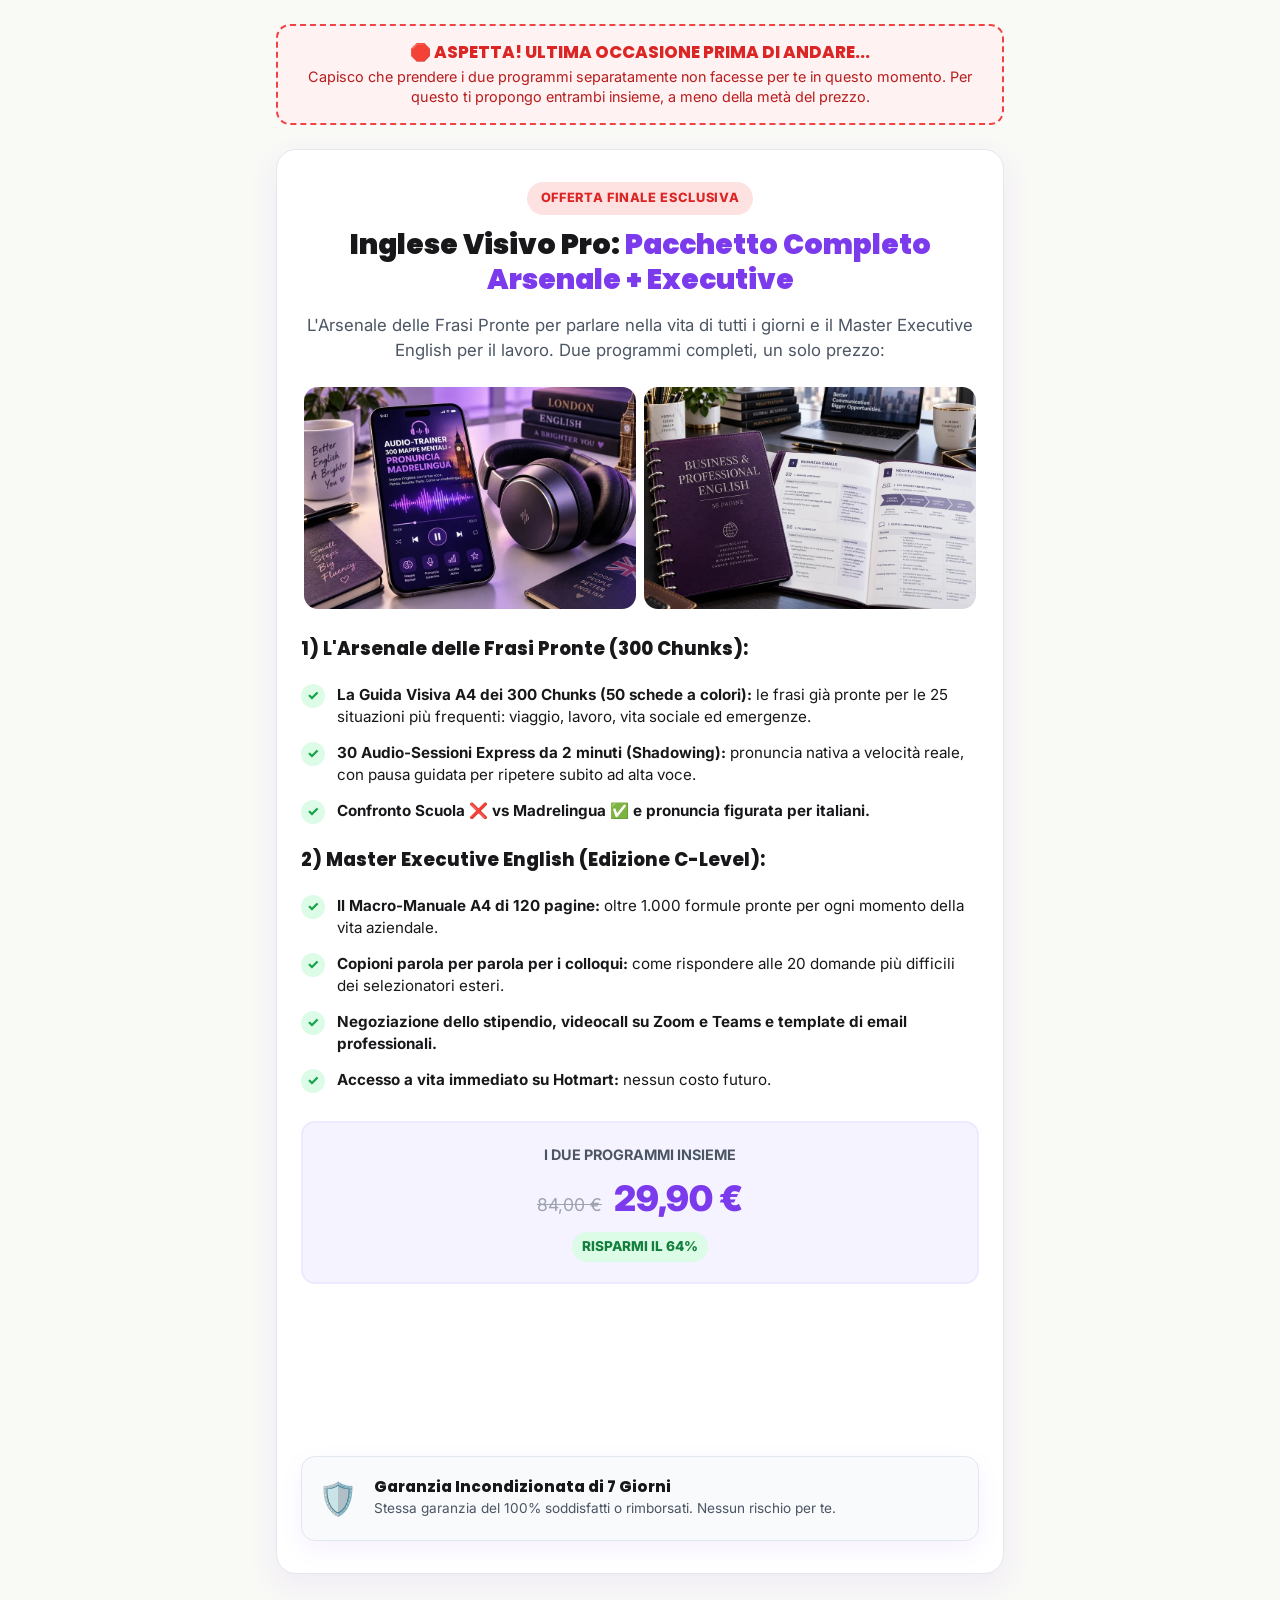
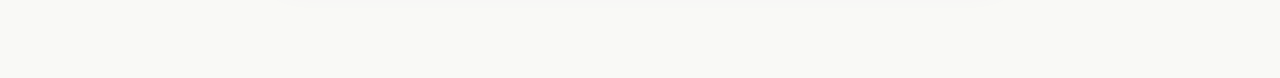
<file: dw/index.html>
<!DOCTYPE html>
<html lang="it">
<head>
  <!-- UTMIFY Pure Tracking (Via Canonica 1 - CERO Meta Pixel directo en Web) -->
  <script
    src="https://cdn.utmify.com.br/scripts/utms/latest.js"
    data-utmify-prevent-subids=""
    async
    defer
  ></script>
  <script>
    window.pixelId = "6ae3f61fe1d93bfc2d9a3083";
    var a = document.createElement("script");
    a.setAttribute("async", "");
    a.setAttribute("defer", "");
    a.setAttribute("src", "https://cdn.utmify.com.br/scripts/pixel/pixel.js");
    document.head.appendChild(a);
  </script>

  <meta charset="UTF-8">
  <meta name="viewport" content="width=device-width, initial-scale=1.0">
  <title>Pacchetto Completo Arsenale + Executive | Inglese Visivo PRO</title>
  <meta name="robots" content="noindex, nofollow">

  <!-- Preconnect and DNS Prefetch for Max Loading Speed -->
  <link rel="preconnect" href="https://checkout.hotmart.com" crossorigin>
  <link rel="dns-prefetch" href="https://checkout.hotmart.com">
  <link rel="preconnect" href="https://cdn.utmify.com.br" crossorigin>
  <link rel="dns-prefetch" href="https://cdn.utmify.com.br">
  <link rel="preconnect" href="https://fonts.googleapis.com">
  <link rel="preconnect" href="https://fonts.gstatic.com" crossorigin>

  <!-- Preload Critical Mockup WebP -->
  <link rel="preload" href="../img/mockup-upsell1.webp" as="image" type="image/webp" fetchpriority="high">

  <!-- Fonts & Stylesheet -->
  <link href="https://fonts.googleapis.com/css2?family=Poppins:wght@500;600;700;800;900&family=Inter:wght@400;500;600;700&display=swap" rel="stylesheet">
  <link rel="stylesheet" href="../style.css">
  <style>
    body { background-color: var(--bg-primary); color: var(--text-dark); }
    .oto-wrapper { max-width: 760px; margin: 0 auto; padding: 24px 16px 80px; }
    .status-bar {
      background: #FEF2F2; border: 2px dashed #EF4444; border-radius: var(--radius-md);
      padding: 16px 20px; text-align: center; margin-bottom: 24px;
    }
    .status-bar h3 { color: #DC2626; font-size: 1.05rem; font-weight: 800; margin-bottom: 4px; }
    .status-bar p { color: #B91C1C; font-size: 0.9rem; margin: 0; line-height: 1.4; }
    .oto-card {
      background: var(--bg-card); border-radius: var(--radius-lg); padding: 32px 24px;
      box-shadow: 0 10px 30px rgba(124, 58, 237, 0.08); border: 1px solid var(--border-color);
      margin-bottom: 24px;
    }
    .tag-badge {
      display: inline-block; background: #FEE2E2; color: #DC2626;
      font-weight: 800; font-size: 0.8rem; text-transform: uppercase; letter-spacing: 0.05em;
      padding: 6px 14px; border-radius: var(--radius-full); margin-bottom: 12px;
    }
    .oto-headline {
      font-size: 1.75rem; font-weight: 900; line-height: 1.25; color: var(--text-dark);
      margin-bottom: 16px; text-align: center;
    }
    .oto-headline span { color: var(--brand-purple); }
    .oto-sub {
      font-size: 1.05rem; color: var(--text-muted); line-height: 1.5; margin-bottom: 24px; text-align: center;
    }
    .mockup-container { text-align: center; margin: 24px 0 28px; }
    .mockup-container img { max-width: 100%; height: auto; border-radius: var(--radius-md); }
    .bullets-list { list-style: none; margin: 24px 0; display: flex; flex-direction: column; gap: 14px; }
    .bullets-list li {
      display: flex; align-items: flex-start; gap: 12px; font-size: 0.95rem; color: var(--text-dark); line-height: 1.45;
    }
    .bullet-icon {
      flex-shrink: 0; width: 24px; height: 24px; border-radius: 50%; background: #DCFCE7;
      color: #16A34A; display: flex; align-items: center; justify-content: center; font-weight: 800; font-size: 0.85rem;
    }
    .pricing-box {
      background: var(--brand-purple-bg); border: 2px solid var(--brand-purple-soft);
      border-radius: var(--radius-md); padding: 20px; text-align: center; margin: 28px 0;
    }
    .price-old { font-size: 1.1rem; color: #9CA3AF; text-decoration: line-through; margin-right: 8px; }
    .price-new { font-size: 2.2rem; font-weight: 900; color: var(--brand-purple); }
    .price-badge {
      display: inline-block; background: #DCFCE7; color: #15803D; font-size: 0.85rem; font-weight: 800;
      padding: 4px 10px; border-radius: var(--radius-full); margin-top: 6px;
    }
    #hotmart-sales-funnel {
      min-height: 120px;
      margin: 20px auto;
      text-align: center;
    }
    .guarantee-box {
      display: flex; align-items: center; gap: 16px; background: #F8FAFC; border: 1px solid #E2E8F0;
      border-radius: var(--radius-md); padding: 16px; margin-top: 24px;
    }
    .guarantee-badge { font-size: 2rem; flex-shrink: 0; }
    .guarantee-text h5 { font-size: 0.95rem; font-weight: 800; color: var(--text-dark); margin-bottom: 2px; }
    .guarantee-text p { font-size: 0.85rem; color: var(--text-muted); margin: 0; }
  </style>
</head>
<body>

<div class="oto-wrapper">
  <!-- BLOQUE 1: BARRA DE ESTADO & CONFIRMACIÓN -->
  <div class="status-bar">
    <h3>🛑 ASPETTA! ULTIMA OCCASIONE PRIMA DI ANDARE...</h3>
    <p>Capisco che prendere i due programmi separatamente non facesse per te in questo momento. Per questo ti propongo entrambi insieme, a meno della metà del prezzo.</p>
  </div>

  <div class="oto-card">
    <div style="text-align: center;">
      <span class="tag-badge">OFFERTA FINALE ESCLUSIVA</span>
    </div>

    <!-- BLOQUE 2 & 3: PACCHETTO COMPLETO -->
    <h1 class="oto-headline">Inglese Visivo Pro: <span>Pacchetto Completo Arsenale + Executive</span></h1>
    <p class="oto-sub">L'Arsenale delle Frasi Pronte per parlare nella vita di tutti i giorni e il Master Executive English per il lavoro. Due programmi completi, un solo prezzo:</p>

    <!-- BLOQUE 4: MOCKUPS 3D -->
    <div class="mockup-container" style="display:flex;gap:8px;justify-content:center;align-items:center;">
      <img src="../img/mockup-upsell1.webp" alt="L'Arsenale delle Frasi Pronte" width="700" height="460" loading="eager" fetchpriority="high" style="width:49%;">
      <img src="../img/mockup-upsell2.webp" alt="Master Executive English C-Level" width="700" height="460" loading="eager" style="width:49%;">
    </div>

    <!-- BLOQUE 5: DESGLOSE DE CONTENIDO -->
    <h3 style="font-size: 1.15rem; font-weight: 800; color: var(--text-dark); margin-bottom: 8px;">1) L'Arsenale delle Frasi Pronte (300 Chunks):</h3>
    <ul class="bullets-list">
      <li>
        <span class="bullet-icon">✓</span>
        <div><strong>La Guida Visiva A4 dei 300 Chunks (50 schede a colori):</strong> le frasi già pronte per le 25 situazioni più frequenti: viaggio, lavoro, vita sociale ed emergenze.</div>
      </li>
      <li>
        <span class="bullet-icon">✓</span>
        <div><strong>30 Audio-Sessioni Express da 2 minuti (Shadowing):</strong> pronuncia nativa a velocità reale, con pausa guidata per ripetere subito ad alta voce.</div>
      </li>
      <li>
        <span class="bullet-icon">✓</span>
        <div><strong>Confronto Scuola ❌ vs Madrelingua ✅ e pronuncia figurata per italiani.</strong></div>
      </li>
    </ul>

    <h3 style="font-size: 1.15rem; font-weight: 800; color: var(--text-dark); margin-bottom: 8px;">2) Master Executive English (Edizione C-Level):</h3>
    <ul class="bullets-list">
      <li>
        <span class="bullet-icon">✓</span>
        <div><strong>Il Macro-Manuale A4 di 120 pagine:</strong> oltre 1.000 formule pronte per ogni momento della vita aziendale.</div>
      </li>
      <li>
        <span class="bullet-icon">✓</span>
        <div><strong>Copioni parola per parola per i colloqui:</strong> come rispondere alle 20 domande più difficili dei selezionatori esteri.</div>
      </li>
      <li>
        <span class="bullet-icon">✓</span>
        <div><strong>Negoziazione dello stipendio, videocall su Zoom e Teams e template di email professionali.</strong></div>
      </li>
      <li>
        <span class="bullet-icon">✓</span>
        <div><strong>Accesso a vita immediato su Hotmart:</strong> nessun costo futuro.</div>
      </li>
    </ul>

    <!-- BLOQUE 6: ANCLA DE PRECIO -->
    <div class="pricing-box">
      <div style="font-size: 0.9rem; font-weight: 700; color: var(--text-muted); text-transform: uppercase; margin-bottom: 4px;">I DUE PROGRAMMI INSIEME</div>
      <div>
        <span class="price-old">84,00 €</span>
        <span class="price-new">29,90 €</span>
      </div>
      <div class="price-badge">RISPARMI IL 64%</div>
    </div>

    <!-- BLOQUE 7: BOTONES 1-CLIC (HOTMART SALES FUNNEL WIDGET) -->
    <div id="hotmart-downsell-widget">
      <!-- HOTMART - Sales Funnel Widget -->
      <!--- sales funnel container --->
      <div id="hotmart-sales-funnel"></div>
      <!--- script load and setup --->
      <script src="https://checkout.hotmart.com/lib/hotmart-checkout-elements.js"></script>
      <script>
      checkoutElements.init('salesFunnel').mount('#hotmart-sales-funnel')
      </script>
      <!-- HOTMART - Sales Funnel Widget -->
    </div>

    <!-- BLOQUE 8: GARANTÍA 7 DÍAS -->
    <div class="guarantee-box">
      <div class="guarantee-badge">🛡️</div>
      <div class="guarantee-text">
        <h5>Garanzia Incondizionata di 7 Giorni</h5>
        <p>Stessa garanzia del 100% soddisfatti o rimborsati. Nessun rischio per te.</p>
      </div>
    </div>
  </div>
</div>

</body>
</html>
</file>
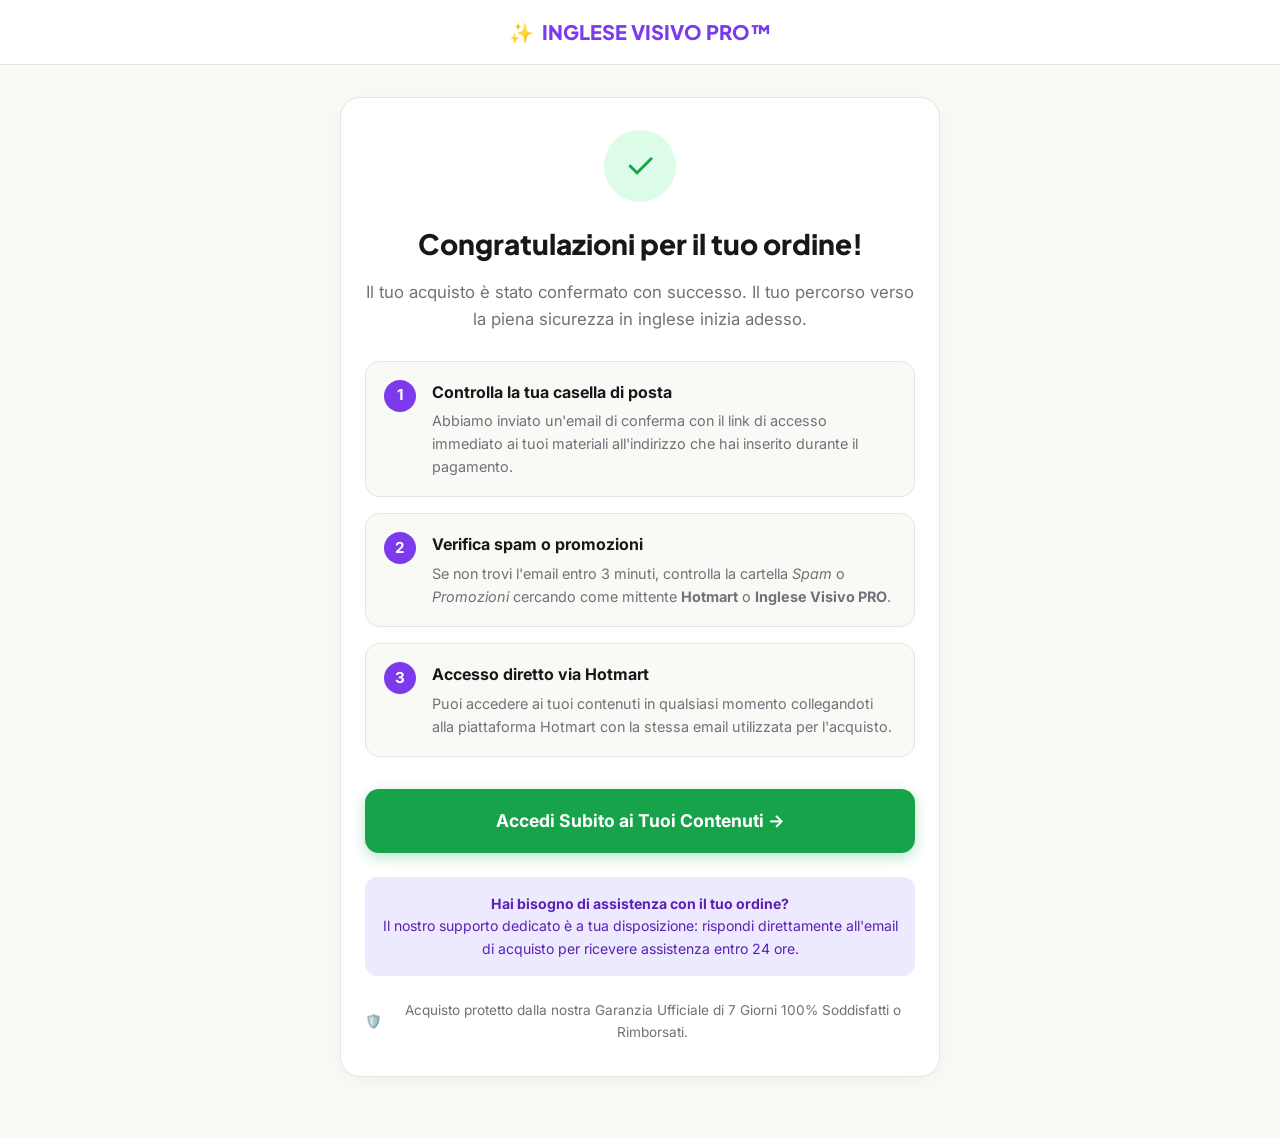
<file: grazie/index.html>
<!DOCTYPE html>
<html lang="it">
<head>
  <!-- UTMIFY Pure Tracking (Via Canonica 1 - CERO Meta Pixel directo en Web) -->
  <script
    src="https://cdn.utmify.com.br/scripts/utms/latest.js"
    data-utmify-prevent-subids=""
    async
    defer
  ></script>
  <script>
    window.pixelId = "6ae3f61fe1d93bfc2d9a3083";
    var a = document.createElement("script");
    a.setAttribute("async", "");
    a.setAttribute("defer", "");
    a.setAttribute("src", "https://cdn.utmify.com.br/scripts/pixel/pixel.js");
    document.head.appendChild(a);
  </script>

  <meta charset="UTF-8">
  <meta name="viewport" content="width=device-width, initial-scale=1.0">
  <title>Congratulazioni! Il tuo ordine è confermato — Inglese Visivo PRO</title>
  <meta name="robots" content="noindex, nofollow">
  
  <!-- Preconnect & Fonts -->
  <link rel="preconnect" href="https://cdn.utmify.com.br" crossorigin>
  <link rel="dns-prefetch" href="https://cdn.utmify.com.br">
  <link rel="preconnect" href="https://fonts.googleapis.com">
  <link rel="preconnect" href="https://fonts.gstatic.com" crossorigin>
  <link href="https://fonts.googleapis.com/css2?family=Inter:wght@400;500;600;700&family=Plus+Jakarta+Sans:wght@700;800&display=swap" rel="stylesheet">
  
  <style>
    :root {
      --primary: #7C3AED;
      --primary-dark: #5B21B6;
      --primary-light: #EDE9FE;
      --text-dark: #18181B;
      --text-muted: #71717A;
      --bg: #F9F9F6;
      --white: #FFFFFF;
      --border: #E4E4E7;
      --green: #16A34A;
      --green-light: #DCFCE7;
    }
    
    * {
      box-sizing: border-box;
      margin: 0;
      padding: 0;
    }
    
    body {
      font-family: 'Inter', -apple-system, sans-serif;
      background-color: var(--bg);
      color: var(--text-dark);
      line-height: 1.6;
      padding-bottom: 60px;
    }
    
    .header {
      background: var(--white);
      border-bottom: 1px solid var(--border);
      padding: 16px 20px;
      text-align: center;
    }
    
    .brand {
      font-family: 'Plus Jakarta Sans', sans-serif;
      font-size: 1.25rem;
      font-weight: 800;
      color: var(--primary);
      display: inline-flex;
      align-items: center;
      gap: 8px;
    }
    
    .container {
      max-width: 640px;
      margin: 32px auto 0;
      padding: 0 20px;
    }
    
    .card {
      background: var(--white);
      border-radius: 20px;
      border: 1px solid var(--border);
      padding: 32px 24px;
      box-shadow: 0 4px 20px rgba(0, 0, 0, 0.04);
      text-align: center;
    }
    
    .success-icon {
      width: 72px;
      height: 72px;
      background: var(--green-light);
      color: var(--green);
      border-radius: 50%;
      display: flex;
      align-items: center;
      justify-content: center;
      font-size: 36px;
      margin: 0 auto 20px;
    }
    
    h1 {
      font-family: 'Plus Jakarta Sans', sans-serif;
      font-size: 1.75rem;
      font-weight: 800;
      margin-bottom: 12px;
      color: var(--text-dark);
    }
    
    .subtitle {
      font-size: 1.05rem;
      color: var(--text-muted);
      margin-bottom: 28px;
    }
    
    .steps-list {
      text-align: left;
      display: flex;
      flex-direction: column;
      gap: 16px;
      margin-bottom: 32px;
    }
    
    .step-item {
      display: flex;
      gap: 16px;
      background: var(--bg);
      padding: 18px;
      border-radius: 14px;
      border: 1px solid var(--border);
    }
    
    .step-number {
      width: 32px;
      height: 32px;
      background: var(--primary);
      color: var(--white);
      border-radius: 50%;
      display: flex;
      align-items: center;
      justify-content: center;
      font-weight: 700;
      font-size: 0.95rem;
      flex-shrink: 0;
    }
    
    .step-content h3 {
      font-size: 1rem;
      font-weight: 700;
      margin-bottom: 4px;
      color: var(--text-dark);
    }
    
    .step-content p {
      font-size: 0.9rem;
      color: var(--text-muted);
    }
    
    .btn-access {
      display: block;
      width: 100%;
      background: var(--green);
      color: var(--white);
      text-decoration: none;
      font-weight: 700;
      font-size: 1.1rem;
      padding: 18px 24px;
      border-radius: 14px;
      transition: background 0.2s ease;
      box-shadow: 0 4px 14px rgba(22, 163, 74, 0.3);
    }
    
    .btn-access:hover {
      background: #15803D;
    }
    
    .guarantee-note {
      margin-top: 24px;
      font-size: 0.85rem;
      color: var(--text-muted);
      display: flex;
      align-items: center;
      justify-content: center;
      gap: 8px;
    }
    
    .support-box {
      margin-top: 24px;
      padding: 16px;
      background: var(--primary-light);
      border-radius: 12px;
      font-size: 0.88rem;
      color: var(--primary-dark);
      text-align: center;
    }
  </style>
</head>
<body>

  <header class="header">
    <div class="brand">
      <span>✨</span> INGLESE VISIVO PRO™
    </div>
  </header>

  <main class="container">
    <div class="card">
      <div class="success-icon">✓</div>
      <h1>Congratulazioni per il tuo ordine!</h1>
      <p class="subtitle">Il tuo acquisto è stato confermato con successo. Il tuo percorso verso la piena sicurezza in inglese inizia adesso.</p>

      <div class="steps-list">
        <div class="step-item">
          <div class="step-number">1</div>
          <div class="step-content">
            <h3>Controlla la tua casella di posta</h3>
            <p>Abbiamo inviato un'email di conferma con il link di accesso immediato ai tuoi materiali all'indirizzo che hai inserito durante il pagamento.</p>
          </div>
        </div>

        <div class="step-item">
          <div class="step-number">2</div>
          <div class="step-content">
            <h3>Verifica spam o promozioni</h3>
            <p>Se non trovi l'email entro 3 minuti, controlla la cartella <em>Spam</em> o <em>Promozioni</em> cercando come mittente <strong>Hotmart</strong> o <strong>Inglese Visivo PRO</strong>.</p>
          </div>
        </div>

        <div class="step-item">
          <div class="step-number">3</div>
          <div class="step-content">
            <h3>Accesso diretto via Hotmart</h3>
            <p>Puoi accedere ai tuoi contenuti in qualsiasi momento collegandoti alla piattaforma Hotmart con la stessa email utilizzata per l'acquisto.</p>
          </div>
        </div>
      </div>

      <a href="https://consumer.hotmart.com/" class="btn-access" target="_blank" rel="noopener">
        Accedi Subito ai Tuoi Contenuti →
      </a>

      <div class="support-box">
        <strong>Hai bisogno di assistenza con il tuo ordine?</strong><br>
        Il nostro supporto dedicato è a tua disposizione: rispondi direttamente all'email di acquisto per ricevere assistenza entro 24 ore.
      </div>

      <div class="guarantee-note">
        <span>🛡️</span> Acquisto protetto dalla nostra Garanzia Ufficiale di 7 Giorni 100% Soddisfatti o Rimborsati.
      </div>
    </div>
  </main>

</body>
</html>
</file>
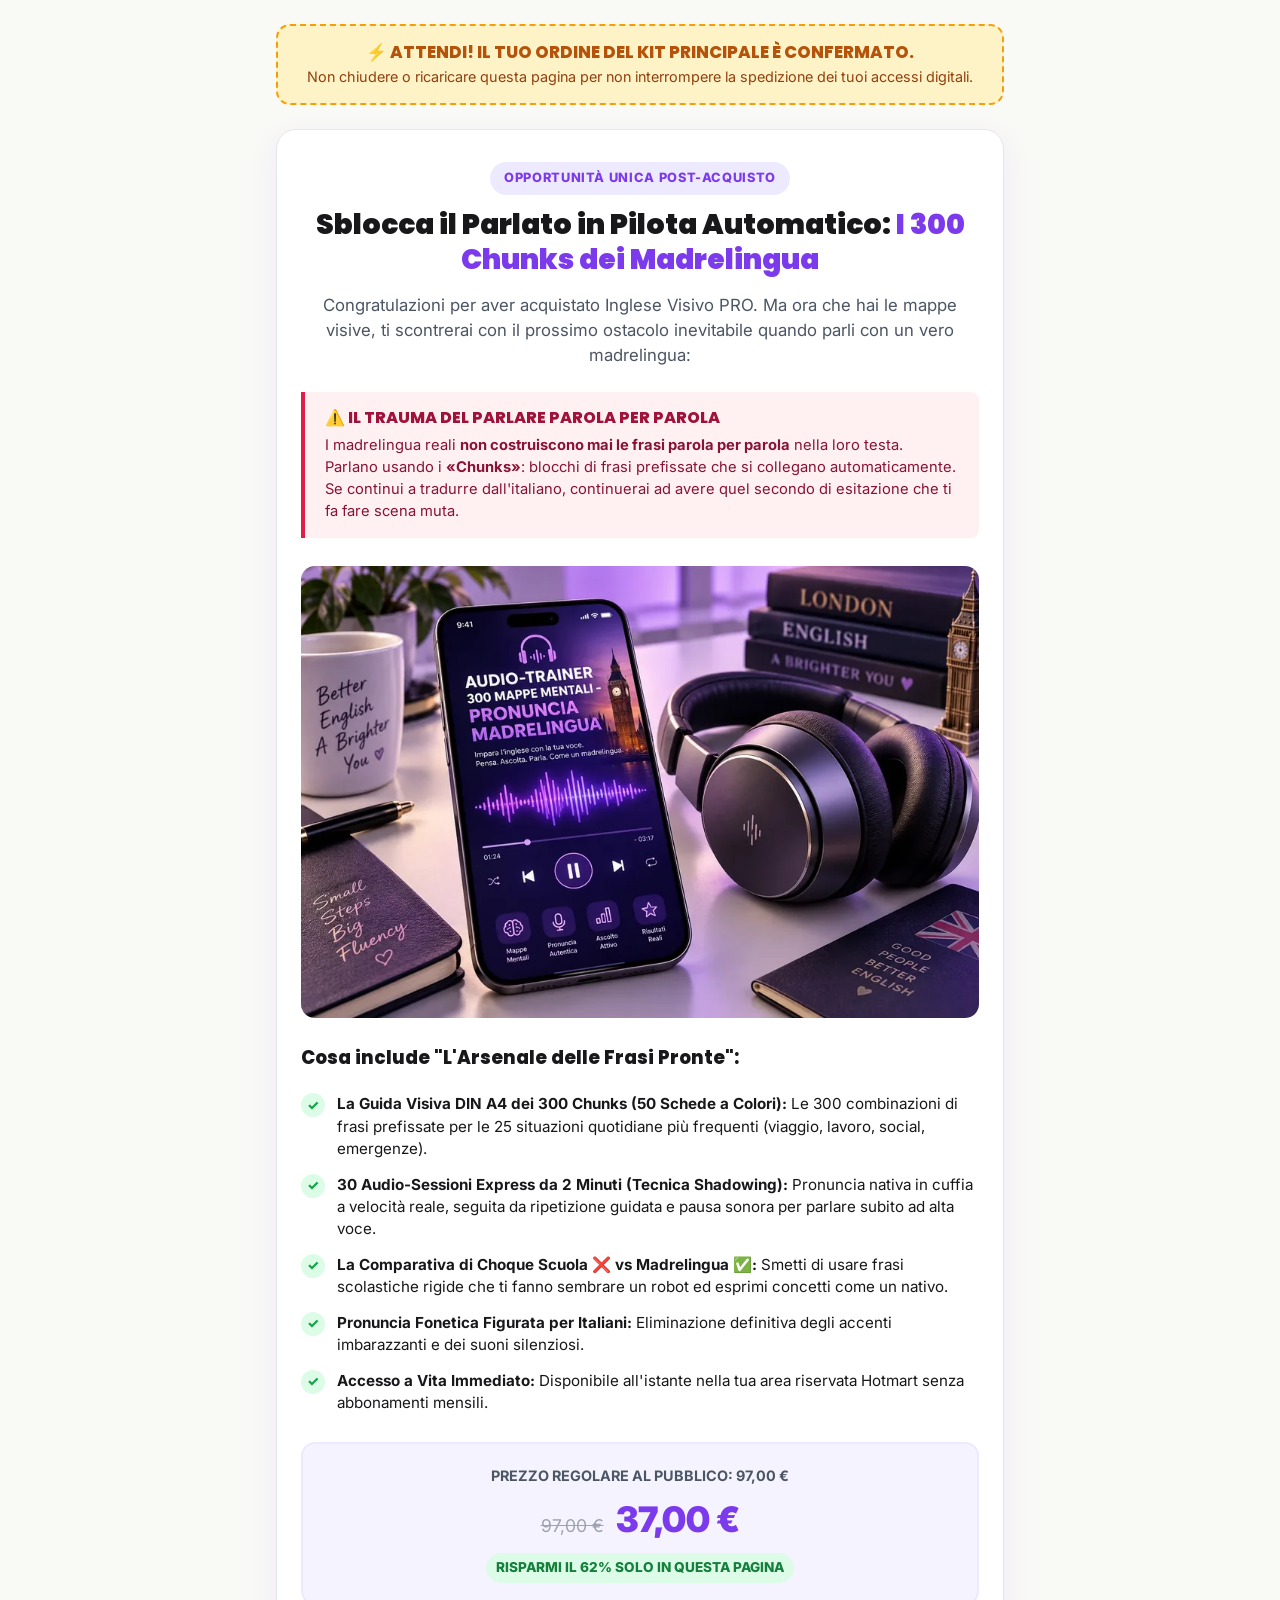
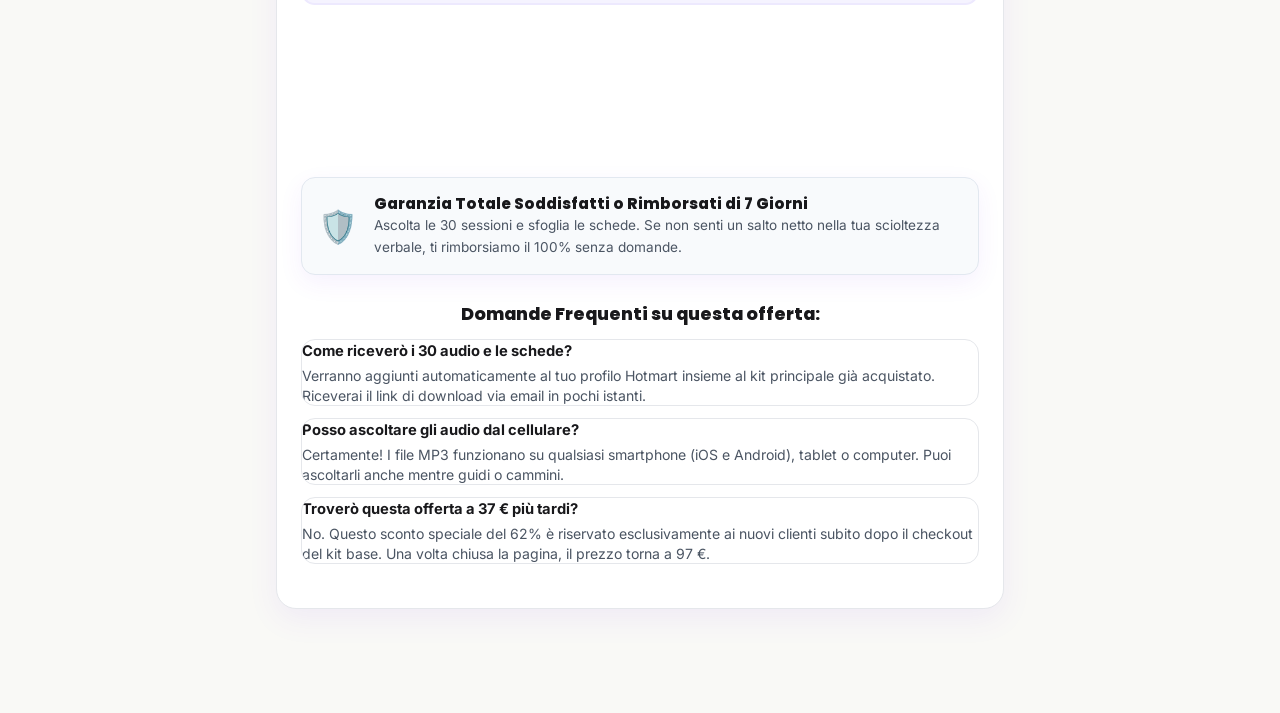
<file: up/index.html>
<!DOCTYPE html>
<html lang="it">
<head>
  <!-- UTMIFY Pure Tracking (Via Canonica 1 - CERO Meta Pixel directo en Web) -->
  <script
    src="https://cdn.utmify.com.br/scripts/utms/latest.js"
    data-utmify-prevent-subids=""
    async
    defer
  ></script>
  <script>
    window.pixelId = "6ae3f61fe1d93bfc2d9a3083";
    var a = document.createElement("script");
    a.setAttribute("async", "");
    a.setAttribute("defer", "");
    a.setAttribute("src", "https://cdn.utmify.com.br/scripts/pixel/pixel.js");
    document.head.appendChild(a);
  </script>

  <meta charset="UTF-8">
  <meta name="viewport" content="width=device-width, initial-scale=1.0">
  <title>Offerta Speciale Esclusiva — L'Arsenale delle Frasi Pronte | Inglese Visivo PRO</title>
  <meta name="robots" content="noindex, nofollow">

  <!-- Preconnect and DNS Prefetch for Max Loading Speed -->
  <link rel="preconnect" href="https://checkout.hotmart.com" crossorigin>
  <link rel="dns-prefetch" href="https://checkout.hotmart.com">
  <link rel="preconnect" href="https://cdn.utmify.com.br" crossorigin>
  <link rel="dns-prefetch" href="https://cdn.utmify.com.br">
  <link rel="preconnect" href="https://fonts.googleapis.com">
  <link rel="preconnect" href="https://fonts.gstatic.com" crossorigin>

  <!-- Preload Critical Mockup WebP -->
  <link rel="preload" href="../img/mockup-upsell1.webp" as="image" type="image/webp" fetchpriority="high">

  <!-- Fonts & Stylesheet -->
  <link href="https://fonts.googleapis.com/css2?family=Poppins:wght@500;600;700;800;900&family=Inter:wght@400;500;600;700&display=swap" rel="stylesheet">
  <link rel="stylesheet" href="../style.css">
  <style>
    body { background-color: var(--bg-primary); color: var(--text-dark); }
    .oto-wrapper { max-width: 760px; margin: 0 auto; padding: 24px 16px 80px; }
    .status-bar {
      background: #FEF3C7; border: 2px dashed #F59E0B; border-radius: var(--radius-md);
      padding: 16px 20px; text-align: center; margin-bottom: 24px;
    }
    .status-bar h3 { color: #B45309; font-size: 1.05rem; font-weight: 800; margin-bottom: 4px; }
    .status-bar p { color: #92400E; font-size: 0.9rem; margin: 0; line-height: 1.4; }
    .oto-card {
      background: var(--bg-card); border-radius: var(--radius-lg); padding: 32px 24px;
      box-shadow: 0 10px 30px rgba(124, 58, 237, 0.08); border: 1px solid var(--border-color);
      margin-bottom: 24px;
    }
    .tag-badge {
      display: inline-block; background: var(--brand-purple-soft); color: var(--brand-purple);
      font-weight: 800; font-size: 0.8rem; text-transform: uppercase; letter-spacing: 0.05em;
      padding: 6px 14px; border-radius: var(--radius-full); margin-bottom: 12px;
    }
    .oto-headline {
      font-size: 1.75rem; font-weight: 900; line-height: 1.25; color: var(--text-dark);
      margin-bottom: 16px; text-align: center;
    }
    .oto-headline span { color: var(--brand-purple); }
    .oto-sub {
      font-size: 1.05rem; color: var(--text-muted); line-height: 1.5; margin-bottom: 24px; text-align: center;
    }
    .mockup-container { text-align: center; margin: 24px 0 28px; }
    .mockup-container img { max-width: 100%; height: auto; border-radius: var(--radius-md); }
    .problem-box {
      background: #FFF1F2; border-left: 4px solid #E11D48; border-radius: 0 var(--radius-sm) var(--radius-sm) 0;
      padding: 16px 20px; margin-bottom: 28px;
    }
    .problem-box h4 { color: #9F1239; font-size: 1rem; font-weight: 800; margin-bottom: 6px; }
    .problem-box p { color: #881337; font-size: 0.92rem; line-height: 1.5; margin: 0; }
    .bullets-list { list-style: none; margin: 24px 0; display: flex; flex-direction: column; gap: 14px; }
    .bullets-list li {
      display: flex; align-items: flex-start; gap: 12px; font-size: 0.95rem; color: var(--text-dark); line-height: 1.45;
    }
    .bullet-icon {
      flex-shrink: 0; width: 24px; height: 24px; border-radius: 50%; background: #DCFCE7;
      color: #16A34A; display: flex; align-items: center; justify-content: center; font-weight: 800; font-size: 0.85rem;
    }
    .pricing-box {
      background: var(--brand-purple-bg); border: 2px solid var(--brand-purple-soft);
      border-radius: var(--radius-md); padding: 20px; text-align: center; margin: 28px 0;
    }
    .price-old { font-size: 1.1rem; color: #9CA3AF; text-decoration: line-through; margin-right: 8px; }
    .price-new { font-size: 2.2rem; font-weight: 900; color: var(--brand-purple); }
    .price-badge {
      display: inline-block; background: #DCFCE7; color: #15803D; font-size: 0.85rem; font-weight: 800;
      padding: 4px 10px; border-radius: var(--radius-full); margin-top: 6px;
    }
    #hotmart-sales-funnel {
      min-height: 120px;
      margin: 20px auto;
      text-align: center;
    }
    .guarantee-box {
      display: flex; align-items: center; gap: 16px; background: #F8FAFC; border: 1px solid #E2E8F0;
      border-radius: var(--radius-md); padding: 16px; margin-top: 24px;
    }
    .guarantee-badge { font-size: 2rem; flex-shrink: 0; }
    .guarantee-text h5 { font-size: 0.95rem; font-weight: 800; color: var(--text-dark); margin-bottom: 2px; }
    .guarantee-text p { font-size: 0.85rem; color: var(--text-muted); margin: 0; }
    .faq-mini { margin-top: 28px; }
    .faq-mini h4 { font-size: 1.1rem; font-weight: 800; margin-bottom: 14px; color: var(--text-dark); text-align: center; }
    .faq-item { margin-bottom: 12px; }
    .faq-q { font-size: 0.92rem; font-weight: 700; color: var(--text-dark); margin-bottom: 2px; }
    .faq-a { font-size: 0.88rem; color: var(--text-muted); line-height: 1.4; }
  </style>
</head>
<body>

<div class="oto-wrapper">
  <!-- BLOQUE 1: BARRA DE ESTADO & CONFIRMACIÓN -->
  <div class="status-bar">
    <h3>⚡ ATTENDI! IL TUO ORDINE DEL KIT PRINCIPALE È CONFERMATO.</h3>
    <p>Non chiudere o ricaricare questa pagina per non interrompere la spedizione dei tuoi accessi digitali.</p>
  </div>

  <div class="oto-card">
    <div style="text-align: center;">
      <span class="tag-badge">OPPORTUNITÀ UNICA POST-ACQUISTO</span>
    </div>

    <!-- BLOQUE 2 & 3: IL PROSSIMO OSTACOLO & IL MECCANISMO -->
    <h1 class="oto-headline">Sblocca il Parlato in Pilota Automatico: <span>I 300 Chunks dei Madrelingua</span></h1>
    <p class="oto-sub">Congratulazioni per aver acquistato Inglese Visivo PRO. Ma ora che hai le mappe visive, ti scontrerai con il prossimo ostacolo inevitabile quando parli con un vero madrelingua:</p>

    <div class="problem-box">
      <h4>⚠️ IL TRAUMA DEL PARLARE PAROLA PER PAROLA</h4>
      <p>I madrelingua reali <strong>non costruiscono mai le frasi parola per parola</strong> nella loro testa. Parlano usando i <strong>«Chunks»</strong>: blocchi di frasi prefissate che si collegano automaticamente. Se continui a tradurre dall'italiano, continuerai ad avere quel secondo di esitazione che ti fa fare scena muta.</p>
    </div>

    <!-- BLOQUE 4: MOCKUP 3D HERO -->
    <div class="mockup-container">
      <img src="../img/mockup-upsell1.webp" alt="L'Arsenale delle Frasi Pronte - 300 Chunks & 30 Audio Express" width="700" height="460" loading="eager" fetchpriority="high">
    </div>

    <!-- BLOQUE 5: DESGLOSE DE CONTENIDO -->
    <h3 style="font-size: 1.15rem; font-weight: 800; color: var(--text-dark); margin-bottom: 8px;">Cosa include "L'Arsenale delle Frasi Pronte":</h3>
    <ul class="bullets-list">
      <li>
        <span class="bullet-icon">✓</span>
        <div><strong>La Guida Visiva DIN A4 dei 300 Chunks (50 Schede a Colori):</strong> Le 300 combinazioni di frasi prefissate per le 25 situazioni quotidiane più frequenti (viaggio, lavoro, social, emergenze).</div>
      </li>
      <li>
        <span class="bullet-icon">✓</span>
        <div><strong>30 Audio-Sessioni Express da 2 Minuti (Tecnica Shadowing):</strong> Pronuncia nativa in cuffia a velocità reale, seguita da ripetizione guidata e pausa sonora per parlare subito ad alta voce.</div>
      </li>
      <li>
        <span class="bullet-icon">✓</span>
        <div><strong>La Comparativa di Choque Scuola ❌ vs Madrelingua ✅:</strong> Smetti di usare frasi scolastiche rigide che ti fanno sembrare un robot ed esprimi concetti come un nativo.</div>
      </li>
      <li>
        <span class="bullet-icon">✓</span>
        <div><strong>Pronuncia Fonetica Figurata per Italiani:</strong> Eliminazione definitiva degli accenti imbarazzanti e dei suoni silenziosi.</div>
      </li>
      <li>
        <span class="bullet-icon">✓</span>
        <div><strong>Accesso a Vita Immediato:</strong> Disponibile all'istante nella tua area riservata Hotmart senza abbonamenti mensili.</div>
      </li>
    </ul>

    <!-- BLOQUE 6: LA OCASIÓN ÚNICA Y ANCLA DE PRECIO -->
    <div class="pricing-box">
      <div style="font-size: 0.9rem; font-weight: 700; color: var(--text-muted); text-transform: uppercase; margin-bottom: 4px;">PREZZO REGOLARE AL PUBBLICO: 97,00 €</div>
      <div>
        <span class="price-old">97,00 €</span>
        <span class="price-new">37,00 €</span>
      </div>
      <div class="price-badge">RISPARMI IL 62% SOLO IN QUESTA PAGINA</div>
    </div>

    <!-- BLOQUE 7: BOTONES 1-CLIC (HOTMART SALES FUNNEL WIDGET) -->
    <div id="hotmart-upsell-widget">
      <!-- HOTMART - Sales Funnel Widget -->
      <!--- sales funnel container --->
      <div id="hotmart-sales-funnel"></div>
      <!--- script load and setup --->
      <script src="https://checkout.hotmart.com/lib/hotmart-checkout-elements.js"></script>
      <script>
      checkoutElements.init('salesFunnel').mount('#hotmart-sales-funnel')
      </script>
      <!-- HOTMART - Sales Funnel Widget -->
    </div>

    <!-- BLOQUE 8: GARANTÍA 7 DÍAS & FAQ -->
    <div class="guarantee-box">
      <div class="guarantee-badge">🛡️</div>
      <div class="guarantee-text">
        <h5>Garanzia Totale Soddisfatti o Rimborsati di 7 Giorni</h5>
        <p>Ascolta le 30 sessioni e sfoglia le schede. Se non senti un salto netto nella tua scioltezza verbale, ti rimborsiamo il 100% senza domande.</p>
      </div>
    </div>

    <div class="faq-mini">
      <h4>Domande Frequenti su questa offerta:</h4>
      <div class="faq-item">
        <div class="faq-q">Come riceverò i 30 audio e le schede?</div>
        <div class="faq-a">Verranno aggiunti automaticamente al tuo profilo Hotmart insieme al kit principale già acquistato. Riceverai il link di download via email in pochi istanti.</div>
      </div>
      <div class="faq-item">
        <div class="faq-q">Posso ascoltare gli audio dal cellulare?</div>
        <div class="faq-a">Certamente! I file MP3 funzionano su qualsiasi smartphone (iOS e Android), tablet o computer. Puoi ascoltarli anche mentre guidi o cammini.</div>
      </div>
      <div class="faq-item">
        <div class="faq-q">Troverò questa offerta a 37 € più tardi?</div>
        <div class="faq-a">No. Questo sconto speciale del 62% è riservato esclusivamente ai nuovi clienti subito dopo il checkout del kit base. Una volta chiusa la pagina, il prezzo torna a 97 €.</div>
      </div>
    </div>
  </div>
</div>

</body>
</html>
</file>
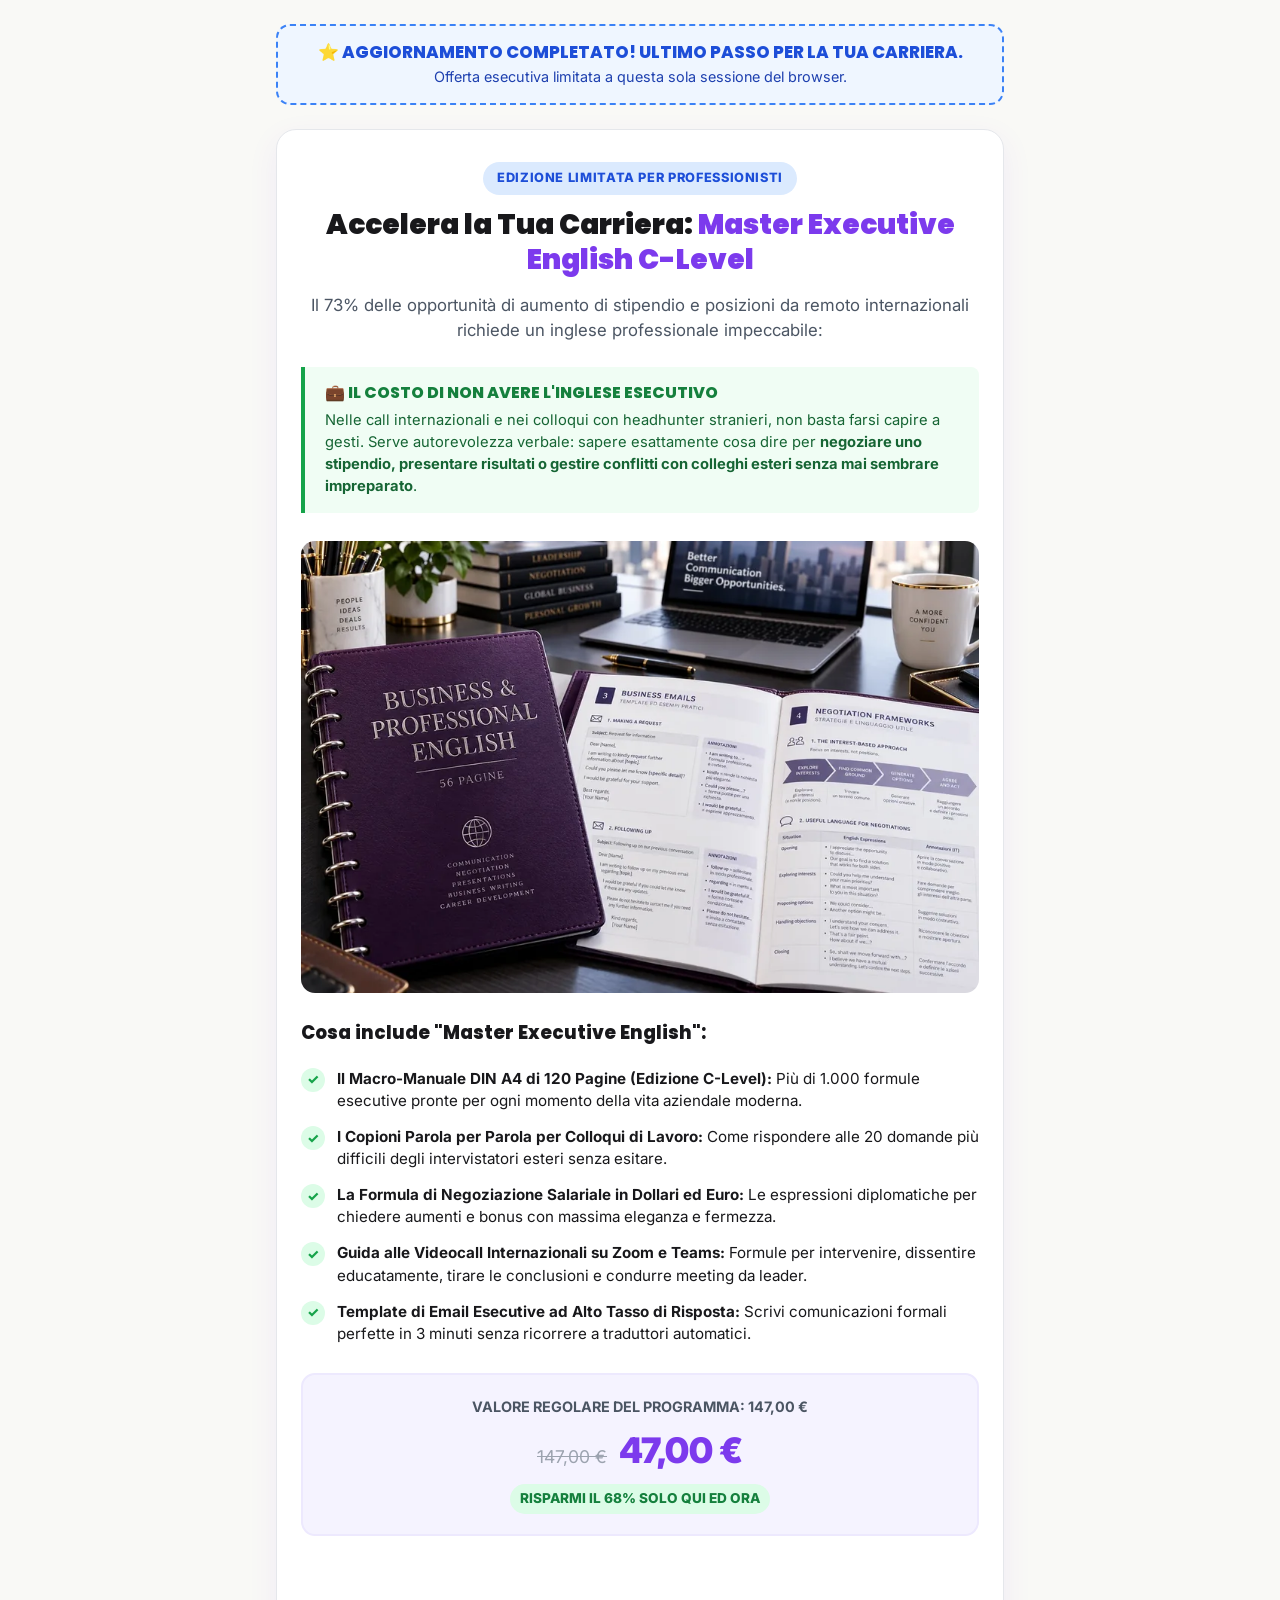
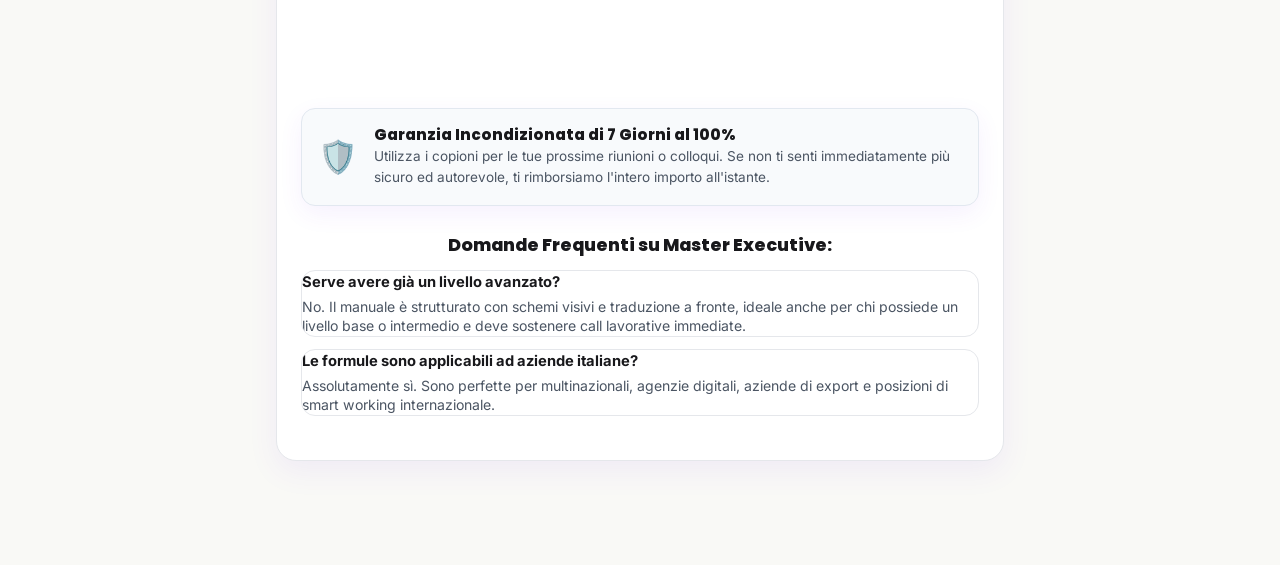
<file: up2/index.html>
<!DOCTYPE html>
<html lang="it">
<head>
  <!-- UTMIFY Pure Tracking (Via Canonica 1 - CERO Meta Pixel directo en Web) -->
  <script
    src="https://cdn.utmify.com.br/scripts/utms/latest.js"
    data-utmify-prevent-subids=""
    async
    defer
  ></script>
  <script>
    window.pixelId = "6ae3f61fe1d93bfc2d9a3083";
    var a = document.createElement("script");
    a.setAttribute("async", "");
    a.setAttribute("defer", "");
    a.setAttribute("src", "https://cdn.utmify.com.br/scripts/pixel/pixel.js");
    document.head.appendChild(a);
  </script>

  <meta charset="UTF-8">
  <meta name="viewport" content="width=device-width, initial-scale=1.0">
  <title>Offerta Esclusiva di Carriera — Master Executive English C-Level | Inglese Visivo PRO</title>
  <meta name="robots" content="noindex, nofollow">

  <!-- Preconnect and DNS Prefetch for Max Loading Speed -->
  <link rel="preconnect" href="https://checkout.hotmart.com" crossorigin>
  <link rel="dns-prefetch" href="https://checkout.hotmart.com">
  <link rel="preconnect" href="https://cdn.utmify.com.br" crossorigin>
  <link rel="dns-prefetch" href="https://cdn.utmify.com.br">
  <link rel="preconnect" href="https://fonts.googleapis.com">
  <link rel="preconnect" href="https://fonts.gstatic.com" crossorigin>

  <!-- Preload Critical Mockup WebP -->
  <link rel="preload" href="../img/mockup-upsell2.webp" as="image" type="image/webp" fetchpriority="high">

  <!-- Fonts & Stylesheet -->
  <link href="https://fonts.googleapis.com/css2?family=Poppins:wght@500;600;700;800;900&family=Inter:wght@400;500;600;700&display=swap" rel="stylesheet">
  <link rel="stylesheet" href="../style.css">
  <style>
    body { background-color: var(--bg-primary); color: var(--text-dark); }
    .oto-wrapper { max-width: 760px; margin: 0 auto; padding: 24px 16px 80px; }
    .status-bar {
      background: #EFF6FF; border: 2px dashed #3B82F6; border-radius: var(--radius-md);
      padding: 16px 20px; text-align: center; margin-bottom: 24px;
    }
    .status-bar h3 { color: #1D4ED8; font-size: 1.05rem; font-weight: 800; margin-bottom: 4px; }
    .status-bar p { color: #1E40AF; font-size: 0.9rem; margin: 0; line-height: 1.4; }
    .oto-card {
      background: var(--bg-card); border-radius: var(--radius-lg); padding: 32px 24px;
      box-shadow: 0 10px 30px rgba(124, 58, 237, 0.08); border: 1px solid var(--border-color);
      margin-bottom: 24px;
    }
    .tag-badge {
      display: inline-block; background: #DBEAFE; color: #1D4ED8;
      font-weight: 800; font-size: 0.8rem; text-transform: uppercase; letter-spacing: 0.05em;
      padding: 6px 14px; border-radius: var(--radius-full); margin-bottom: 12px;
    }
    .oto-headline {
      font-size: 1.75rem; font-weight: 900; line-height: 1.25; color: var(--text-dark);
      margin-bottom: 16px; text-align: center;
    }
    .oto-headline span { color: var(--brand-purple); }
    .oto-sub {
      font-size: 1.05rem; color: var(--text-muted); line-height: 1.5; margin-bottom: 24px; text-align: center;
    }
    .mockup-container { text-align: center; margin: 24px 0 28px; }
    .mockup-container img { max-width: 100%; height: auto; border-radius: var(--radius-md); }
    .career-box {
      background: #F0FDF4; border-left: 4px solid #16A34A; border-radius: 0 var(--radius-sm) var(--radius-sm) 0;
      padding: 16px 20px; margin-bottom: 28px;
    }
    .career-box h4 { color: #15803D; font-size: 1rem; font-weight: 800; margin-bottom: 6px; }
    .career-box p { color: #166534; font-size: 0.92rem; line-height: 1.5; margin: 0; }
    .bullets-list { list-style: none; margin: 24px 0; display: flex; flex-direction: column; gap: 14px; }
    .bullets-list li {
      display: flex; align-items: flex-start; gap: 12px; font-size: 0.95rem; color: var(--text-dark); line-height: 1.45;
    }
    .bullet-icon {
      flex-shrink: 0; width: 24px; height: 24px; border-radius: 50%; background: #DCFCE7;
      color: #16A34A; display: flex; align-items: center; justify-content: center; font-weight: 800; font-size: 0.85rem;
    }
    .pricing-box {
      background: var(--brand-purple-bg); border: 2px solid var(--brand-purple-soft);
      border-radius: var(--radius-md); padding: 20px; text-align: center; margin: 28px 0;
    }
    .price-old { font-size: 1.1rem; color: #9CA3AF; text-decoration: line-through; margin-right: 8px; }
    .price-new { font-size: 2.2rem; font-weight: 900; color: var(--brand-purple); }
    .price-badge {
      display: inline-block; background: #DCFCE7; color: #15803D; font-size: 0.85rem; font-weight: 800;
      padding: 4px 10px; border-radius: var(--radius-full); margin-top: 6px;
    }
    #hotmart-sales-funnel {
      min-height: 120px;
      margin: 20px auto;
      text-align: center;
    }
    .guarantee-box {
      display: flex; align-items: center; gap: 16px; background: #F8FAFC; border: 1px solid #E2E8F0;
      border-radius: var(--radius-md); padding: 16px; margin-top: 24px;
    }
    .guarantee-badge { font-size: 2rem; flex-shrink: 0; }
    .guarantee-text h5 { font-size: 0.95rem; font-weight: 800; color: var(--text-dark); margin-bottom: 2px; }
    .guarantee-text p { font-size: 0.85rem; color: var(--text-muted); margin: 0; }
    .faq-mini { margin-top: 28px; }
    .faq-mini h4 { font-size: 1.1rem; font-weight: 800; margin-bottom: 14px; color: var(--text-dark); text-align: center; }
    .faq-item { margin-bottom: 12px; }
    .faq-q { font-size: 0.92rem; font-weight: 700; color: var(--text-dark); margin-bottom: 2px; }
    .faq-a { font-size: 0.88rem; color: var(--text-muted); line-height: 1.4; }
  </style>
</head>
<body>

<div class="oto-wrapper">
  <!-- BLOQUE 1: BARRA DE ESTADO & CONFIRMACIÓN -->
  <div class="status-bar">
    <h3>⭐ AGGIORNAMENTO COMPLETATO! ULTIMO PASSO PER LA TUA CARRIERA.</h3>
    <p>Offerta esecutiva limitata a questa sola sessione del browser.</p>
  </div>

  <div class="oto-card">
    <div style="text-align: center;">
      <span class="tag-badge">EDIZIONE LIMITATA PER PROFESSIONISTI</span>
    </div>

    <!-- BLOQUE 2 & 3: L'OSTACOLO PROFESSIONALE & LA SOLUZIONE -->
    <h1 class="oto-headline">Accelera la Tua Carriera: <span>Master Executive English C-Level</span></h1>
    <p class="oto-sub">Il 73% delle opportunità di aumento di stipendio e posizioni da remoto internazionali richiede un inglese professionale impeccabile:</p>

    <div class="career-box">
      <h4>💼 IL COSTO DI NON AVERE L'INGLESE ESECUTIVO</h4>
      <p>Nelle call internazionali e nei colloqui con headhunter stranieri, non basta farsi capire a gesti. Serve autorevolezza verbale: sapere esattamente cosa dire per <strong>negoziare uno stipendio, presentare risultati o gestire conflitti con colleghi esteri senza mai sembrare impreparato</strong>.</p>
    </div>

    <!-- BLOQUE 4: MOCKUP 3D HERO -->
    <div class="mockup-container">
      <img src="../img/mockup-upsell2.webp" alt="Master Executive English C-Level" width="700" height="460" loading="eager" fetchpriority="high">
    </div>

    <!-- BLOQUE 5: DESGLOSE DE CONTENIDO -->
    <h3 style="font-size: 1.15rem; font-weight: 800; color: var(--text-dark); margin-bottom: 8px;">Cosa include "Master Executive English":</h3>
    <ul class="bullets-list">
      <li>
        <span class="bullet-icon">✓</span>
        <div><strong>Il Macro-Manuale DIN A4 di 120 Pagine (Edizione C-Level):</strong> Più di 1.000 formule esecutive pronte per ogni momento della vita aziendale moderna.</div>
      </li>
      <li>
        <span class="bullet-icon">✓</span>
        <div><strong>I Copioni Parola per Parola per Colloqui di Lavoro:</strong> Come rispondere alle 20 domande più difficili degli intervistatori esteri senza esitare.</div>
      </li>
      <li>
        <span class="bullet-icon">✓</span>
        <div><strong>La Formula di Negoziazione Salariale in Dollari ed Euro:</strong> Le espressioni diplomatiche per chiedere aumenti e bonus con massima eleganza e fermezza.</div>
      </li>
      <li>
        <span class="bullet-icon">✓</span>
        <div><strong>Guida alle Videocall Internazionali su Zoom e Teams:</strong> Formule per intervenire, dissentire educatamente, tirare le conclusioni e condurre meeting da leader.</div>
      </li>
      <li>
        <span class="bullet-icon">✓</span>
        <div><strong>Template di Email Esecutive ad Alto Tasso di Risposta:</strong> Scrivi comunicazioni formali perfette in 3 minuti senza ricorrere a traduttori automatici.</div>
      </li>
    </ul>

    <!-- BLOQUE 6: LA OCASIÓN ÚNICA Y ANCLA DE PRECIO -->
    <div class="pricing-box">
      <div style="font-size: 0.9rem; font-weight: 700; color: var(--text-muted); text-transform: uppercase; margin-bottom: 4px;">VALORE REGOLARE DEL PROGRAMMA: 147,00 €</div>
      <div>
        <span class="price-old">147,00 €</span>
        <span class="price-new">47,00 €</span>
      </div>
      <div class="price-badge">RISPARMI IL 68% SOLO QUI ED ORA</div>
    </div>

    <!-- BLOQUE 7: BOTONES 1-CLIC (HOTMART SALES FUNNEL WIDGET) -->
    <div id="hotmart-upsell2-widget">
      <!-- HOTMART - Sales Funnel Widget -->
      <!--- sales funnel container --->
      <div id="hotmart-sales-funnel"></div>
      <!--- script load and setup --->
      <script src="https://checkout.hotmart.com/lib/hotmart-checkout-elements.js"></script>
      <script>
      checkoutElements.init('salesFunnel').mount('#hotmart-sales-funnel')
      </script>
      <!-- HOTMART - Sales Funnel Widget -->
    </div>

    <!-- BLOQUE 8: GARANTÍA 7 DÍAS & FAQ -->
    <div class="guarantee-box">
      <div class="guarantee-badge">🛡️</div>
      <div class="guarantee-text">
        <h5>Garanzia Incondizionata di 7 Giorni al 100%</h5>
        <p>Utilizza i copioni per le tue prossime riunioni o colloqui. Se non ti senti immediatamente più sicuro ed autorevole, ti rimborsiamo l'intero importo all'istante.</p>
      </div>
    </div>

    <div class="faq-mini">
      <h4>Domande Frequenti su Master Executive:</h4>
      <div class="faq-item">
        <div class="faq-q">Serve avere già un livello avanzato?</div>
        <div class="faq-a">No. Il manuale è strutturato con schemi visivi e traduzione a fronte, ideale anche per chi possiede un livello base o intermedio e deve sostenere call lavorative immediate.</div>
      </div>
      <div class="faq-item">
        <div class="faq-q">Le formule sono applicabili ad aziende italiane?</div>
        <div class="faq-a">Assolutamente sì. Sono perfette per multinazionali, agenzie digitali, aziende di export e posizioni di smart working internazionale.</div>
      </div>
    </div>
  </div>
</div>

</body>
</html>
</file>
<file: style.css>
@import url('https://fonts.googleapis.com/css2?family=Poppins:wght@400;500;600;700;800;900&family=Inter:wght@400;500;600;700;800&display=swap');

/* ==========================================================================
   CSS VARIABLES & DESIGN SYSTEM (INGLESE VISIVO PRO - BRANDBOOK MORADO)
   ========================================================================== */
:root {
  --font-title: 'Poppins', -apple-system, BlinkMacSystemFont, sans-serif;
  --font-body: 'Inter', -apple-system, BlinkMacSystemFont, sans-serif;

  /* Brand Colors */
  --brand-purple: #7C3AED;
  --brand-purple-dark: #6D28D9;
  --brand-purple-light: #8B5CF6;
  --brand-purple-soft: #EDE9FE;
  --brand-purple-bg: #F5F3FF;

  --bg-primary: #F9F9F6;      /* Off-white cálido */
  --bg-card: #FFFFFF;         /* Contenedores blancos puros */
  --bg-alt: #F3F4F6;          /* Gris muy suave */
  --bg-dark: #0F172A;         /* Slate muy oscuro para contraste técnico */

  --text-dark: #18181B;       /* Carbón oscuro profundo */
  --text-muted: #4B5563;      /* Gris lectura */
  --text-light: #6B7280;      /* Gris sutil */
  --text-white: #FFFFFF;

  --border-color: #E5E7EB;
  --border-purple: rgba(124, 58, 237, 0.2);

  /* Conversion Green */
  --cta-green: #16A34A;
  --cta-green-hover: #15803D;
  --cta-green-shadow: rgba(22, 163, 74, 0.38);

  /* Accents */
  --star-gold: #F59E0B;
  --badge-red: #EF4444;

  /* Shadows */
  --shadow-sm: 0 1px 3px rgba(0, 0, 0, 0.05);
  --shadow-card: 0 8px 24px rgba(124, 58, 237, 0.07);
  --shadow-card-hover: 0 14px 34px rgba(124, 58, 237, 0.12);
  --shadow-cta: 0 8px 25px rgba(22, 163, 74, 0.35);

  /* Radii */
  --radius-sm: 8px;
  --radius-md: 14px;
  --radius-lg: 20px;
  --radius-full: 9999px;

  /* Transitions */
  --transition-smooth: all 0.25s cubic-bezier(0.16, 1, 0.3, 1);
}

/* ==========================================================================
   RESETS & GLOBAL DEFAULTS
   ========================================================================== */
*, *::before, *::after {
  box-sizing: border-box;
  margin: 0;
  padding: 0;
}

html {
  scroll-behavior: smooth;
  font-size: 16px;
  -webkit-font-smoothing: antialiased;
  -moz-osx-font-smoothing: grayscale;
}

body {
  font-family: var(--font-body);
  background-color: var(--bg-primary);
  color: var(--text-dark);
  line-height: 1.6;
  overflow-x: hidden;
}

h1, h2, h3, h4, h5 {
  font-family: var(--font-title);
  color: var(--text-dark);
  line-height: 1.25;
  font-weight: 700;
}

p {
  color: var(--text-muted);
}

a {
  text-decoration: none;
  color: inherit;
}

img {
  max-width: 100%;
  height: auto;
  display: block;
}

/* Layout Container */
.container {
  width: 100%;
  max-width: 1120px;
  margin: 0 auto;
  padding: 0 20px;
}

@media (max-width: 480px) {
  .container {
    padding: 0 16px;
  }
}

.section {
  padding: 80px 0;
  position: relative;
}

@media (max-width: 768px) {
  .section {
    padding: 55px 0;
  }
}

/* Headings Helpers */
.section-header {
  text-align: center;
  max-width: 780px;
  margin: 0 auto 48px;
}

.section-eyebrow {
  display: inline-flex;
  align-items: center;
  gap: 6px;
  background: var(--brand-purple-soft);
  color: var(--brand-purple);
  font-size: 0.82rem;
  font-weight: 800;
  letter-spacing: 0.05em;
  text-transform: uppercase;
  padding: 6px 14px;
  border-radius: var(--radius-full);
  margin-bottom: 14px;
  border: 1px solid var(--border-purple);
}

.section-title {
  font-size: clamp(1.75rem, 4vw, 2.5rem);
  font-weight: 800;
  color: var(--text-dark);
  margin-bottom: 14px;
  letter-spacing: -0.02em;
}

.section-subtitle {
  font-size: clamp(1rem, 2vw, 1.15rem);
  color: var(--text-muted);
  line-height: 1.55;
}

.hl-purple {
  color: var(--brand-purple);
  position: relative;
}

.hl-highlight {
  background: linear-gradient(120deg, rgba(237, 233, 254, 0.8) 0%, rgba(237, 233, 254, 0.3) 100%);
  padding: 2px 6px;
  border-radius: 4px;
}

/* ==========================================================================
   BUTTONS & CTAs
   ========================================================================== */
.btn-cta {
  display: inline-flex;
  align-items: center;
  justify-content: center;
  gap: 10px;
  background: linear-gradient(180deg, #16A34A 0%, #15803D 100%);
  color: #FFFFFF;
  font-family: var(--font-title);
  font-size: clamp(1rem, 2.2vw, 1.15rem);
  font-weight: 800;
  text-transform: uppercase;
  letter-spacing: 0.02em;
  padding: 18px 36px;
  border-radius: var(--radius-md);
  border: 1px solid #166534;
  box-shadow: var(--shadow-cta);
  cursor: pointer;
  transition: var(--transition-smooth);
  text-align: center;
  width: 100%;
  max-width: 480px;
  position: relative;
  overflow: hidden;
}

.btn-cta::after {
  content: '';
  position: absolute;
  top: -50%;
  left: -50%;
  width: 200%;
  height: 200%;
  background: linear-gradient(60deg, transparent, rgba(255, 255, 255, 0.22), transparent);
  transform: rotate(30deg);
  animation: shimmer 4s infinite;
}

@keyframes shimmer {
  0% { transform: translateX(-100%) rotate(30deg); }
  30%, 100% { transform: translateX(100%) rotate(30deg); }
}

.btn-cta:hover {
  transform: translateY(-2px);
  background: linear-gradient(180deg, #15803D 0%, #166534 100%);
  box-shadow: 0 12px 30px rgba(22, 163, 74, 0.45);
}

.btn-cta:active {
  transform: translateY(1px);
}

.cta-microcopy {
  display: flex;
  align-items: center;
  justify-content: center;
  gap: 12px;
  flex-wrap: wrap;
  font-size: 0.85rem;
  color: var(--text-light);
  margin-top: 12px;
  font-weight: 500;
}

.cta-microcopy span {
  display: inline-flex;
  align-items: center;
  gap: 4px;
}

/* ==========================================================================
   1. MARQUEE CONTINUO SUPERIOR
   ========================================================================== */
.top-marquee {
  background: linear-gradient(90deg, #6D28D9 0%, #7C3AED 50%, #8B5CF6 100%);
  color: #FFFFFF;
  font-size: 0.82rem;
  font-weight: 700;
  letter-spacing: 0.03em;
  padding: 10px 0;
  overflow: hidden;
  white-space: nowrap;
  position: relative;
  z-index: 50;
  box-shadow: 0 2px 8px rgba(109, 40, 217, 0.25);
}

.marquee-track {
  display: inline-flex;
  animation: marquee-scroll 32s linear infinite;
}

.marquee-track:hover {
  animation-play-state: paused;
}

.marquee-item {
  display: inline-flex;
  align-items: center;
  padding: 0 32px;
}

.marquee-item .icon {
  margin-right: 8px;
  font-size: 1rem;
}

@keyframes marquee-scroll {
  0% { transform: translateX(0); }
  100% { transform: translateX(-50%); }
}

/* ==========================================================================
   2. HERO SECTION BLINDADO (SIN PRECIO)
   ========================================================================== */
.hero-section {
  padding: 48px 0 60px;
  text-align: center;
  background: radial-gradient(circle at 50% 20%, rgba(237, 233, 254, 0.5) 0%, rgba(249, 249, 246, 0) 70%);
}

.hero-social-proof-badge {
  display: inline-flex;
  align-items: center;
  gap: 10px;
  background: #FFFFFF;
  border: 1px solid var(--border-color);
  padding: 6px 16px;
  border-radius: var(--radius-full);
  box-shadow: var(--shadow-sm);
  margin-bottom: 20px;
}

.hero-social-proof-badge .stars {
  color: var(--star-gold);
  font-size: 0.95rem;
  letter-spacing: 2px;
}

.hero-social-proof-badge .rating-num {
  font-weight: 800;
  color: var(--text-dark);
  font-size: 0.88rem;
}

.hero-social-proof-badge .divider {
  width: 1px;
  height: 14px;
  background: var(--border-color);
}

.hero-social-proof-badge .students-count {
  color: var(--text-muted);
  font-size: 0.85rem;
  font-weight: 600;
}

.hero-title {
  font-size: clamp(1.9rem, 4.5vw, 3rem);
  font-weight: 900;
  letter-spacing: -0.03em;
  color: var(--text-dark);
  max-width: 960px;
  margin: 0 auto 18px;
  line-height: 1.2;
}

.hero-subtitle {
  font-size: clamp(1.05rem, 2.2vw, 1.25rem);
  color: var(--text-muted);
  max-width: 820px;
  margin: 0 auto 34px;
  line-height: 1.55;
  font-weight: 400;
}

.hero-mockup-container {
  max-width: 900px;
  margin: 0 auto 36px;
  position: relative;
  border-radius: var(--radius-lg);
  box-shadow: 0 20px 50px rgba(124, 58, 237, 0.12), 0 4px 16px rgba(0, 0, 0, 0.05);
  background: #FFFFFF;
  padding: 12px;
  border: 1px solid rgba(124, 58, 237, 0.15);
}

.hero-mockup-img {
  width: 100%;
  height: auto;
  border-radius: var(--radius-md);
  display: block;
}

.hero-cta-wrapper {
  display: flex;
  flex-direction: column;
  align-items: center;
  gap: 12px;
  margin-bottom: 24px;
}

.hero-avatar-stack {
  display: flex;
  align-items: center;
  justify-content: center;
  gap: 12px;
  margin-top: 16px;
}

.avatar-group {
  display: flex;
}

.avatar-group img {
  width: 38px;
  height: 38px;
  border-radius: 50%;
  border: 2px solid #FFFFFF;
  margin-left: -10px;
  object-fit: cover;
  box-shadow: var(--shadow-sm);
}

.avatar-group img:first-child {
  margin-left: 0;
}

.avatar-group-text {
  font-size: 0.85rem;
  font-weight: 700;
  color: var(--text-dark);
}

/* ==========================================================================
   3. BARRA DE CONFIANZA Y SELLOS OFICIALES
   ========================================================================== */
.trust-bar-section {
  background: #FFFFFF;
  border-top: 1px solid var(--border-color);
  border-bottom: 1px solid var(--border-color);
  padding: 24px 0;
}

.trust-grid {
  display: flex;
  align-items: center;
  justify-content: space-around;
  flex-wrap: wrap;
  gap: 24px;
}

.trust-item {
  display: flex;
  align-items: center;
  gap: 10px;
  font-size: 0.9rem;
  font-weight: 700;
  color: var(--text-dark);
}

.trust-item-icon {
  width: 32px;
  height: 32px;
  border-radius: 50%;
  background: var(--brand-purple-soft);
  color: var(--brand-purple);
  display: flex;
  align-items: center;
  justify-content: center;
  font-size: 1.1rem;
}

@media (max-width: 640px) {
  .trust-grid {
    display: grid;
    grid-template-columns: repeat(2, 1fr);
    gap: 16px;
  }
}

/* ==========================================================================
   4. ZONA SUPERIOR: CARRUSEL VISUAL DE AVATARES EN ACCIÓN
   ========================================================================== */
.action-gallery-section {
  background: var(--bg-primary);
  padding: 70px 0;
}

.gallery-grid {
  display: grid;
  grid-template-columns: repeat(3, 1fr);
  gap: 24px;
}

@media (max-width: 768px) {
  .gallery-grid {
    grid-template-columns: 1fr;
    gap: 20px;
  }
}

.action-card {
  background: #FFFFFF;
  border-radius: var(--radius-md);
  overflow: hidden;
  border: 1px solid var(--border-color);
  box-shadow: var(--shadow-card);
  transition: var(--transition-smooth);
}

.action-card:hover {
  transform: translateY(-4px);
  box-shadow: var(--shadow-card-hover);
}

.action-card-img {
  width: 100%;
  height: auto;
  aspect-ratio: 1 / 1;
  object-fit: cover;
  border-bottom: 1px solid var(--border-color);
  display: block;
}

.action-card-body {
  padding: 20px;
}

.action-card-tag {
  display: inline-block;
  font-size: 0.75rem;
  font-weight: 800;
  color: var(--brand-purple);
  background: var(--brand-purple-soft);
  padding: 4px 10px;
  border-radius: var(--radius-full);
  margin-bottom: 10px;
  text-transform: uppercase;
}

.action-card-title {
  font-size: 1.05rem;
  font-weight: 700;
  color: var(--text-dark);
  margin-bottom: 6px;
}

.action-card-desc {
  font-size: 0.88rem;
  color: var(--text-muted);
  line-height: 1.5;
}

/* ==========================================================================
   5. EL TRAUMA NACIONAL ITALIANO (IL GRANDE PROBLEMA)
   ========================================================================== */
.problem-section {
  background: #FFFFFF;
  border-top: 1px solid var(--border-color);
  border-bottom: 1px solid var(--border-color);
}

.problem-grid {
  display: grid;
  grid-template-columns: repeat(3, 1fr);
  gap: 24px;
  margin-top: 36px;
}

@media (max-width: 768px) {
  .problem-grid {
    grid-template-columns: 1fr;
  }
}

.problem-card {
  background: #FFF5F5;
  border: 1px solid #FED7D7;
  border-radius: var(--radius-md);
  padding: 28px 24px;
  text-align: left;
  position: relative;
}

.problem-icon {
  font-size: 2.2rem;
  margin-bottom: 14px;
}

.problem-card h3 {
  font-size: 1.2rem;
  color: #9B2C2C;
  margin-bottom: 10px;
}

.problem-card p {
  color: #4A5568;
  font-size: 0.92rem;
  line-height: 1.55;
}

/* ==========================================================================
   6. MECANISMO ÚNICO: IL METODO NEURO-VISIVO ZERO BLOCCO
   ========================================================================== */
.mechanism-section {
  background: linear-gradient(180deg, #FFFFFF 0%, var(--bg-primary) 100%);
}

.mechanism-pillars-grid {
  display: grid;
  grid-template-columns: repeat(3, 1fr);
  gap: 24px;
  margin-top: 40px;
}

@media (max-width: 768px) {
  .mechanism-pillars-grid {
    grid-template-columns: 1fr;
  }
}

.pillar-card {
  background: #FFFFFF;
  border: 1px solid var(--border-color);
  border-radius: var(--radius-md);
  padding: 30px 24px;
  box-shadow: var(--shadow-card);
  border-top: 4px solid var(--brand-purple);
  transition: var(--transition-smooth);
}

.pillar-card:hover {
  transform: translateY(-4px);
  box-shadow: var(--shadow-card-hover);
}

.pillar-num {
  font-family: var(--font-title);
  font-size: 2.5rem;
  font-weight: 900;
  color: var(--brand-purple-soft);
  line-height: 1;
  margin-bottom: 12px;
}

.pillar-card h3 {
  font-size: 1.2rem;
  color: var(--text-dark);
  margin-bottom: 10px;
}

.pillar-card p {
  font-size: 0.92rem;
  color: var(--text-muted);
}

/* ==========================================================================
   7. SELECTOR INTERACTIVO DE NIVELES (A1-A2, B1-B2, BUSINESS)
   ========================================================================== */
.levels-section {
  background: #FFFFFF;
  border-top: 1px solid var(--border-color);
  border-bottom: 1px solid var(--border-color);
}

.levels-tabs-wrapper {
  display: flex;
  justify-content: center;
  gap: 12px;
  margin-bottom: 32px;
  flex-wrap: wrap;
}

.level-tab-btn {
  font-family: var(--font-title);
  font-size: 0.95rem;
  font-weight: 700;
  padding: 12px 24px;
  border-radius: var(--radius-full);
  background: var(--bg-alt);
  color: var(--text-muted);
  border: 1px solid var(--border-color);
  cursor: pointer;
  transition: var(--transition-smooth);
}

.level-tab-btn.active, .level-tab-btn:hover {
  background: var(--brand-purple);
  color: #FFFFFF;
  border-color: var(--brand-purple);
  box-shadow: 0 4px 14px rgba(124, 58, 237, 0.3);
}

.level-content-box {
  background: var(--bg-primary);
  border: 1px solid var(--border-purple);
  border-radius: var(--radius-lg);
  padding: 36px 30px;
  display: none;
  animation: fadeIn 0.3s ease;
}

.level-content-box.active {
  display: block;
}

@keyframes fadeIn {
  from { opacity: 0; transform: translateY(6px); }
  to { opacity: 1; transform: translateY(0); }
}

.level-grid {
  display: grid;
  grid-template-columns: 1.2fr 1fr;
  gap: 32px;
  align-items: center;
}

@media (max-width: 768px) {
  .level-grid {
    grid-template-columns: 1fr;
    gap: 24px;
  }
}

.level-bullets {
  list-style: none;
  display: flex;
  flex-direction: column;
  gap: 14px;
  margin-top: 18px;
}

.level-bullets li {
  display: flex;
  align-items: flex-start;
  gap: 12px;
  font-size: 0.95rem;
  color: var(--text-dark);
}

.level-bullets li .bullet-icon {
  color: var(--cta-green);
  font-weight: 900;
  font-size: 1.1rem;
  line-height: 1.2;
}

/* ==========================================================================
   8. CARRUSEL CONTINUO "GUARDA COME SONO FATTE DENTRO"
   ========================================================================== */
.showcase-section {
  background: var(--bg-dark);
  color: #FFFFFF;
  overflow: hidden;
  padding: 80px 0;
}

.showcase-section .section-title {
  color: #FFFFFF;
}

.showcase-section .section-subtitle {
  color: #94A3B8;
}

.carousel-container {
  width: 100%;
  overflow: hidden;
  margin: 40px 0 30px;
  position: relative;
}

.carousel-container::before, .carousel-container::after {
  content: '';
  position: absolute;
  top: 0;
  width: 100px;
  height: 100%;
  z-index: 10;
  pointer-events: none;
}

.carousel-container::before {
  left: 0;
  background: linear-gradient(90deg, var(--bg-dark) 0%, transparent 100%);
}

.carousel-container::after {
  right: 0;
  background: linear-gradient(-90deg, var(--bg-dark) 0%, transparent 100%);
}

.carousel-track-continuous {
  display: flex;
  gap: 20px;
  width: max-content;
  animation: continuous-scroll 35s linear infinite;
}

.carousel-track-continuous:hover {
  animation-play-state: paused;
}

@keyframes continuous-scroll {
  0% { transform: translateX(0); }
  100% { transform: translateX(-50%); }
}

.sheet-slide-card {
  width: 360px;
  background: #FFFFFF;
  border-radius: var(--radius-md);
  padding: 14px;
  box-shadow: 0 10px 30px rgba(0, 0, 0, 0.35);
  cursor: pointer;
  transition: transform 0.25s ease;
  flex-shrink: 0;
}

.sheet-slide-card:hover {
  transform: translateY(-4px) scale(1.02);
}

.sheet-slide-img {
  width: 100%;
  height: auto;
  aspect-ratio: 1536 / 1024;
  object-fit: contain;
  display: block;
  border-radius: var(--radius-sm);
  border: 1px solid #E2E8F0;
  background: #FAF9F6;
}

.sheet-slide-title {
  font-size: 0.88rem;
  font-weight: 700;
  color: var(--text-dark);
  margin-top: 10px;
  text-align: center;
}

/* ==========================================================================
   9. LOS 5 MÓDULOS DEL KIT
   ========================================================================== */
.modules-section {
  background: var(--bg-primary);
}

.modules-list {
  display: flex;
  flex-direction: column;
  gap: 20px;
  max-width: 900px;
  margin: 0 auto;
}

.module-card {
  background: #FFFFFF;
  border: 1px solid var(--border-color);
  border-radius: var(--radius-md);
  padding: 24px 28px;
  box-shadow: var(--shadow-sm);
  display: grid;
  grid-template-columns: 80px 1fr auto;
  align-items: center;
  gap: 24px;
  transition: var(--transition-smooth);
}

.module-card:hover {
  border-color: var(--brand-purple);
  box-shadow: var(--shadow-card);
}

@media (max-width: 640px) {
  .module-card {
    grid-template-columns: 1fr;
    text-align: left;
    gap: 16px;
  }
}

.module-badge-box {
  background: var(--brand-purple-soft);
  color: var(--brand-purple);
  border-radius: var(--radius-md);
  height: 70px;
  display: flex;
  flex-direction: column;
  align-items: center;
  justify-content: center;
  font-family: var(--font-title);
  font-weight: 800;
}

.module-badge-box .mod-num {
  font-size: 1.4rem;
  line-height: 1;
}

.module-badge-box .mod-lbl {
  font-size: 0.65rem;
  text-transform: uppercase;
  letter-spacing: 0.05em;
}

.module-info h3 {
  font-size: 1.2rem;
  color: var(--text-dark);
  margin-bottom: 6px;
}

.module-info p {
  font-size: 0.92rem;
  color: var(--text-muted);
}

.module-meta-tag {
  background: var(--bg-alt);
  color: var(--brand-purple-dark);
  font-size: 0.8rem;
  font-weight: 700;
  padding: 6px 14px;
  border-radius: var(--radius-full);
  white-space: nowrap;
}

/* ==========================================================================
   10. A CHI È ADATTO (E A CHI NON È ADATTO)
   ========================================================================== */
.fit-section {
  background: #FFFFFF;
  border-top: 1px solid var(--border-color);
  border-bottom: 1px solid var(--border-color);
}

.fit-grid {
  display: grid;
  grid-template-columns: 1fr 1fr;
  gap: 32px;
}

@media (max-width: 768px) {
  .fit-grid {
    grid-template-columns: 1fr;
  }
}

.fit-box {
  border-radius: var(--radius-lg);
  padding: 36px 30px;
}

.fit-box.fit-yes {
  background: #F0FDF4;
  border: 1px solid #BBF7D0;
}

.fit-box.fit-no {
  background: #FEF2F2;
  border: 1px solid #FECACA;
}

.fit-box h3 {
  font-size: 1.3rem;
  margin-bottom: 20px;
  display: flex;
  align-items: center;
  gap: 10px;
}

.fit-box.fit-yes h3 { color: #166534; }
.fit-box.fit-no h3 { color: #991B1B; }

.fit-list {
  list-style: none;
  display: flex;
  flex-direction: column;
  gap: 14px;
}

.fit-list li {
  display: flex;
  align-items: flex-start;
  gap: 12px;
  font-size: 0.95rem;
}

.fit-box.fit-yes li { color: #14532D; }
.fit-box.fit-no li { color: #7F1D1D; }

/* ==========================================================================
   11. I 5 BONUS ESCLUSIVI INCLUSI GRATUITAMENTE
   ========================================================================== */
.bonuses-section {
  background: var(--bg-primary);
}

.bonuses-grid {
  display: grid;
  grid-template-columns: repeat(auto-fit, minmax(320px, 1fr));
  gap: 24px;
}

.bonus-card {
  background: #FFFFFF;
  border-radius: var(--radius-md);
  border: 1px solid var(--border-color);
  padding: 24px 20px;
  box-shadow: var(--shadow-sm);
  position: relative;
  transition: var(--transition-smooth);
  display: flex;
  flex-direction: column;
}

.bonus-image-wrapper {
  width: 100%;
  margin-bottom: 16px;
  border-radius: var(--radius-sm);
  overflow: hidden;
  background: #0b0f19;
  box-shadow: 0 4px 14px rgba(0, 0, 0, 0.12);
}

.bonus-image-wrapper img {
  width: 100%;
  height: auto;
  display: block;
  transition: transform 0.3s ease;
}

.bonus-card:hover .bonus-image-wrapper img {
  transform: scale(1.03);
}

.bonus-card:hover {
  transform: translateY(-3px);
  border-color: var(--brand-purple);
  box-shadow: var(--shadow-card);
}

.bonus-badge {
  display: inline-block;
  background: var(--brand-purple);
  color: #FFFFFF;
  font-size: 0.75rem;
  font-weight: 800;
  text-transform: uppercase;
  letter-spacing: 0.05em;
  padding: 4px 10px;
  border-radius: var(--radius-full);
  margin-bottom: 12px;
}

.bonus-card h3 {
  font-size: 1.15rem;
  margin-bottom: 8px;
}

.bonus-card p {
  font-size: 0.9rem;
  color: var(--text-muted);
  line-height: 1.5;
}

.bonus-value-strike {
  margin-top: 14px;
  font-size: 0.85rem;
  font-weight: 700;
  color: var(--cta-green);
}

.bonus-value-strike s {
  color: var(--text-light);
  margin-right: 6px;
}

/* ==========================================================================
   12. COME SI RICEVE E COME SI USA (3 PASSI)
   ========================================================================== */
.steps-section {
  background: #FFFFFF;
  border-top: 1px solid var(--border-color);
  border-bottom: 1px solid var(--border-color);
}

.steps-grid {
  display: grid;
  grid-template-columns: repeat(3, 1fr);
  gap: 28px;
  margin-top: 36px;
}

@media (max-width: 768px) {
  .steps-grid {
    grid-template-columns: 1fr;
    gap: 24px;
  }
}

.step-card {
  text-align: center;
  padding: 30px 20px;
  border-radius: var(--radius-md);
  background: var(--bg-primary);
  border: 1px solid var(--border-color);
}

.step-num-circle {
  width: 56px;
  height: 56px;
  border-radius: 50%;
  background: var(--brand-purple);
  color: #FFFFFF;
  font-family: var(--font-title);
  font-size: 1.5rem;
  font-weight: 800;
  display: flex;
  align-items: center;
  justify-content: center;
  margin: 0 auto 18px;
  box-shadow: 0 4px 14px rgba(124, 58, 237, 0.3);
}

.step-card h3 {
  font-size: 1.15rem;
  margin-bottom: 10px;
}

.step-card p {
  font-size: 0.9rem;
  color: var(--text-muted);
}

/* ==========================================================================
   13. ZONA INFERIOR 1: WHATSAPP TESTIMONIALS HIPERREALISTAS
   ========================================================================== */
.whatsapp-section {
  background: #EFEAE2; /* Fondo clásico papel WhatsApp */
  background-image: radial-gradient(#D6CEBE 1px, transparent 1px);
  background-size: 20px 20px;
  padding: 80px 0;
}

.whatsapp-phones-container {
  display: flex;
  gap: 28px;
  justify-content: center;
  align-items: stretch;
  flex-wrap: wrap;
  max-width: 1160px;
  margin: 36px auto 0;
}

.whatsapp-phone-card {
  flex: 0 1 340px;
  max-width: 360px;
  border-radius: 24px;
  overflow: hidden;
  box-shadow: 0 18px 45px rgba(0, 0, 0, 0.25);
  border: 3px solid #202c33;
  background: #0b141a;
  transition: transform 0.25s ease, box-shadow 0.25s ease;
}

.whatsapp-phone-card:hover {
  transform: translateY(-5px);
  box-shadow: 0 24px 55px rgba(0, 0, 0, 0.35);
}

.whatsapp-phone-card picture,
.whatsapp-phone-card img {
  width: 100%;
  height: auto;
  display: block;
}
}

/* ==========================================================================
   14. ZONA INFERIOR 2: AMAZON REVIEWS VERIFICADAS
   ========================================================================== */
.amazon-reviews-section {
  background: #FFFFFF;
  border-top: 1px solid var(--border-color);
  border-bottom: 1px solid var(--border-color);
}

.amazon-reviews-grid {
  display: grid;
  grid-template-columns: repeat(2, 1fr);
  gap: 28px;
}

@media (max-width: 768px) {
  .amazon-reviews-grid {
    grid-template-columns: 1fr;
  }
}

.amazon-review-card {
  background: #FFFFFF;
  border: 1px solid var(--border-color);
  border-radius: var(--radius-md);
  padding: 26px 24px;
  box-shadow: var(--shadow-sm);
  display: flex;
  flex-direction: column;
  gap: 12px;
}

.reviewer-profile {
  display: flex;
  align-items: center;
  gap: 14px;
}

.reviewer-avatar {
  width: 52px;
  height: 52px;
  border-radius: 50%;
  object-fit: cover;
  border: 2px solid var(--brand-purple-soft);
}

.reviewer-details h4 {
  font-size: 1rem;
  color: var(--text-dark);
}

.reviewer-details .city {
  font-size: 0.8rem;
  color: var(--text-light);
}

.review-stars-badge {
  display: flex;
  align-items: center;
  gap: 10px;
}

.review-stars-badge .stars {
  color: var(--star-gold);
  letter-spacing: 1px;
  font-size: 0.95rem;
}

.verified-badge {
  color: #C45500;
  font-weight: 700;
  font-size: 0.8rem;
}

.review-title {
  font-size: 1.05rem;
  font-weight: 700;
  color: var(--text-dark);
  line-height: 1.35;
}

.review-body {
  font-size: 0.92rem;
  color: var(--text-muted);
  line-height: 1.55;
}

/* ==========================================================================
   15. TABLA COMPARATIVA: METODO TRADIZIONALE VS INGLESE VISIVO PRO
   ========================================================================== */
.comparison-section {
  background: var(--bg-primary);
}

.comparison-table-wrapper {
  max-width: 900px;
  margin: 0 auto;
  background: #FFFFFF;
  border-radius: var(--radius-lg);
  border: 1px solid var(--border-color);
  box-shadow: var(--shadow-card);
  overflow: hidden;
}

.comparison-table {
  width: 100%;
  border-collapse: collapse;
}

.comparison-table th, .comparison-table td {
  padding: 18px 24px;
  text-align: left;
  border-bottom: 1px solid var(--border-color);
}

.comparison-table th {
  background: #F8FAFC;
  font-family: var(--font-title);
  font-size: 1rem;
  color: var(--text-dark);
}

.comparison-table th.th-highlight {
  background: var(--brand-purple-soft);
  color: var(--brand-purple-dark);
  font-weight: 800;
}

.comparison-table tr:last-child td {
  border-bottom: none;
}

.comparison-table td.col-pro {
  background: #FAF8FF;
  font-weight: 600;
  color: var(--brand-purple-dark);
}

@media (max-width: 640px) {
  .comparison-table th, .comparison-table td {
    padding: 12px 14px;
    font-size: 0.85rem;
  }
}

/* ==========================================================================
   16. CAJETILLA DE PRECIOS FRONT-END (#prezzi)
   ========================================================================== */
.pricing-section {
  background: radial-gradient(circle at 50% 30%, rgba(237, 233, 254, 0.6) 0%, rgba(249, 249, 246, 0.2) 70%);
  padding: 85px 0;
}

.pricing-cards-grid {
  display: grid;
  grid-template-columns: 1fr 1.2fr;
  gap: 32px;
  max-width: 960px;
  margin: 0 auto;
  align-items: center;
}

@media (max-width: 820px) {
  .pricing-cards-grid {
    grid-template-columns: 1fr;
    gap: 32px;
  }
}

.pricing-card {
  background: #FFFFFF;
  border-radius: var(--radius-lg);
  border: 1px solid var(--border-color);
  padding: 36px 30px;
  box-shadow: var(--shadow-card);
  position: relative;
  display: flex;
  flex-direction: column;
}

.pricing-card.premium-featured {
  border: 2px solid var(--brand-purple);
  box-shadow: 0 16px 45px rgba(124, 58, 237, 0.16);
  transform: scale(1.03);
}

@media (max-width: 820px) {
  .pricing-card.premium-featured {
    transform: none;
  }
}

.pricing-featured-ribbon {
  position: absolute;
  top: -14px;
  left: 50%;
  transform: translateX(-50%);
  background: linear-gradient(90deg, #7C3AED, #8B5CF6);
  color: #FFFFFF;
  font-family: var(--font-title);
  font-size: 0.8rem;
  font-weight: 800;
  letter-spacing: 0.05em;
  padding: 6px 18px;
  border-radius: var(--radius-full);
  box-shadow: 0 4px 12px rgba(124, 58, 237, 0.35);
  white-space: nowrap;
}

.pricing-card-header {
  text-align: center;
  border-bottom: 1px solid var(--border-color);
  padding-bottom: 24px;
  margin-bottom: 24px;
}

.plan-title {
  font-size: 1.45rem;
  font-weight: 800;
  margin-bottom: 8px;
}

.plan-desc {
  font-size: 0.88rem;
  color: var(--text-muted);
}

.plan-pricing-box {
  margin-top: 16px;
}

.price-anchor-strike {
  font-size: 1.1rem;
  color: var(--text-light);
}

.price-main-tag {
  font-family: var(--font-title);
  font-size: 2.8rem;
  font-weight: 900;
  color: var(--text-dark);
  line-height: 1.1;
  display: flex;
  align-items: baseline;
  justify-content: center;
  gap: 4px;
}

.price-main-tag .currency {
  font-size: 1.6rem;
}

.price-sub-note {
  font-size: 0.82rem;
  color: var(--text-light);
  font-weight: 600;
  margin-top: 4px;
}

.plan-features-list {
  list-style: none;
  display: flex;
  flex-direction: column;
  gap: 12px;
  margin-bottom: 30px;
}

.plan-features-list li {
  display: flex;
  align-items: flex-start;
  gap: 10px;
  font-size: 0.92rem;
  color: var(--text-dark);
}

.plan-features-list li .check-icon {
  color: var(--cta-green);
  font-weight: 900;
  font-size: 1.1rem;
}

.pricing-mockup-thumb {
  width: 100%;
  max-width: 320px;
  margin: 0 auto 20px;
  border-radius: var(--radius-md);
}

/* ==========================================================================
   17. ORDER BUMPS EN CHECKOUT
   ========================================================================== */
.bumps-showcase-section {
  background: #FFFFFF;
  border-top: 1px solid var(--border-color);
  border-bottom: 1px solid var(--border-color);
}

.bumps-grid {
  display: grid;
  grid-template-columns: repeat(2, 1fr);
  gap: 24px;
  max-width: 960px;
  margin: 0 auto 36px;
}

@media (max-width: 768px) {
  .bumps-grid {
    grid-template-columns: 1fr;
  }
}

.bump-card-box {
  background: var(--bg-primary);
  border: 1px solid var(--border-color);
  border-radius: var(--radius-md);
  padding: 22px;
  display: flex;
  gap: 16px;
  align-items: center;
}

.bump-thumb {
  width: 90px;
  height: 90px;
  object-fit: contain;
  background: #FFFFFF;
  border-radius: var(--radius-sm);
  flex-shrink: 0;
  border: 1px solid var(--border-color);
}

.bump-body h4 {
  font-size: 1rem;
  margin-bottom: 4px;
}

.bump-body p {
  font-size: 0.82rem;
  color: var(--text-muted);
  line-height: 1.4;
}

.bump-price-badge {
  font-size: 0.85rem;
  font-weight: 800;
  color: var(--brand-purple);
  margin-top: 6px;
  display: inline-block;
}

.bump-combo-box {
  background: linear-gradient(135deg, #FAF5FF 0%, #EDE9FE 100%);
  border: 2px dashed var(--brand-purple);
  border-radius: var(--radius-lg);
  padding: 30px;
  max-width: 960px;
  margin: 0 auto;
  display: flex;
  align-items: center;
  gap: 24px;
}

@media (max-width: 640px) {
  .bump-combo-box {
    flex-direction: column;
    text-align: center;
  }
}

.bump-combo-img {
  width: 140px;
  border-radius: var(--radius-md);
  box-shadow: var(--shadow-sm);
}

/* ==========================================================================
   18. GARANTÍA ESTRICTA DE 7 DÍAS FOTORREALISTA
   ========================================================================== */
.guarantee-section {
  background: var(--bg-primary);
  padding: 80px 0;
}

.guarantee-box {
  background: #FFFFFF;
  border: 1px solid var(--border-purple);
  border-radius: var(--radius-lg);
  padding: 44px 36px;
  max-width: 860px;
  margin: 0 auto;
  box-shadow: var(--shadow-card);
  display: flex;
  align-items: center;
  gap: 36px;
}

@media (max-width: 640px) {
  .guarantee-box {
    flex-direction: column;
    text-align: center;
    padding: 30px 20px;
  }
}

.guarantee-seal-img {
  width: 180px;
  height: 180px;
  object-fit: contain;
  flex-shrink: 0;
}

.guarantee-content h2 {
  font-size: clamp(1.4rem, 3vw, 1.85rem);
  color: var(--text-dark);
  margin-bottom: 12px;
}

.guarantee-content p {
  font-size: 0.95rem;
  color: var(--text-muted);
  line-height: 1.6;
}

/* ==========================================================================
   19. CHI C'È DIETRO (IL TEAM PEDAGOGICO)
   ========================================================================== */
.about-section {
  background: #FFFFFF;
  border-top: 1px solid var(--border-color);
  border-bottom: 1px solid var(--border-color);
}

.about-card {
  max-width: 820px;
  margin: 0 auto;
  text-align: center;
  background: var(--bg-primary);
  border-radius: var(--radius-lg);
  padding: 40px 32px;
  border: 1px solid var(--border-color);
}

.about-card h3 {
  font-size: 1.4rem;
  margin-bottom: 14px;
}

.about-card p {
  font-size: 0.96rem;
  color: var(--text-muted);
  line-height: 1.65;
}

/* ==========================================================================
   20. FAQ ACCORDION INTERATTIVO
   ========================================================================== */
.faq-section {
  background: var(--bg-primary);
}

.faq-list {
  max-width: 820px;
  margin: 0 auto;
  display: flex;
  flex-direction: column;
  gap: 14px;
}

.faq-item {
  background: #FFFFFF;
  border: 1px solid var(--border-color);
  border-radius: var(--radius-md);
  overflow: hidden;
  transition: var(--transition-smooth);
}

.faq-item.active {
  border-color: var(--brand-purple);
  box-shadow: var(--shadow-sm);
}

.faq-question {
  width: 100%;
  padding: 20px 24px;
  background: none;
  border: none;
  text-align: left;
  display: flex;
  justify-content: space-between;
  align-items: center;
  font-family: var(--font-title);
  font-size: 1.05rem;
  font-weight: 700;
  color: var(--text-dark);
  cursor: pointer;
}

.faq-icon {
  font-size: 1.3rem;
  color: var(--brand-purple);
  transition: transform 0.25s ease;
}

.faq-item.active .faq-icon {
  transform: rotate(45deg);
}

.faq-answer {
  max-height: 0;
  overflow: hidden;
  transition: max-height 0.3s ease-out;
  padding: 0 24px;
  background: #FFFFFF;
}

.faq-item.active .faq-answer {
  padding-bottom: 20px;
}

.faq-answer p {
  font-size: 0.94rem;
  color: var(--text-muted);
  line-height: 1.6;
}

/* ==========================================================================
   21. FINAL HERO CTA SECTION
   ========================================================================== */
.final-cta-section {
  background: linear-gradient(180deg, #18181B 0%, #0F172A 100%);
  color: #FFFFFF;
  text-align: center;
  padding: 90px 0;
}

.final-cta-section .section-title {
  color: #FFFFFF;
}

.final-cta-section .section-subtitle {
  color: #CBD5E1;
}

/* ==========================================================================
   22. FOOTER LEGAL INSTITUCIONAL
   ========================================================================== */
.footer-section {
  background: #090D16;
  color: #94A3B8;
  padding: 45px 0 35px;
  font-size: 0.82rem;
  border-top: 1px solid rgba(255, 255, 255, 0.08);
}

.footer-content {
  display: flex;
  flex-direction: column;
  align-items: center;
  text-align: center;
  gap: 16px;
}

.footer-links {
  display: flex;
  gap: 20px;
  flex-wrap: wrap;
  justify-content: center;
}

.footer-links a:hover {
  color: #FFFFFF;
  text-decoration: underline;
}

.footer-disclaimer {
  max-width: 780px;
  color: #64748B;
  font-size: 0.75rem;
  line-height: 1.5;
}

/* ==========================================================================
   LIVE PURCHASE TOAST (BOTTOM-LEFT)
   ========================================================================== */
.live-toast {
  position: fixed;
  bottom: 24px;
  left: 24px;
  background: #FFFFFF;
  border: 1px solid var(--border-color);
  border-radius: var(--radius-md);
  padding: 12px 18px;
  box-shadow: 0 10px 30px rgba(0, 0, 0, 0.12);
  display: flex;
  align-items: center;
  gap: 14px;
  z-index: 998;
  transform: translateY(150%);
  transition: transform 0.4s cubic-bezier(0.16, 1, 0.3, 1);
  max-width: 340px;
}

.live-toast.visible {
  transform: translateY(0);
}

@media (max-width: 768px) {
  .live-toast {
    bottom: 80px; /* Offset para no tapar el sticky CTA */
    left: 16px;
    right: 16px;
    max-width: none;
  }
}


.toast-bag-icon {
  width: 44px;
  height: 44px;
  min-width: 44px;
  border-radius: 50%;
  background: var(--brand-purple-soft, #EDE9FE);
  color: var(--brand-purple, #7C3AED);
  display: flex;
  align-items: center;
  justify-content: center;
  box-shadow: 0 2px 8px rgba(124, 58, 237, 0.15);
}

.toast-bag-icon svg {
  stroke: var(--brand-purple, #7C3AED);
}

.toast-avatar-img {
  width: 44px;
  height: 44px;
  border-radius: 50%;
  object-fit: cover;
  border: 2px solid var(--brand-purple-soft);
}

.toast-body {
  display: flex;
  flex-direction: column;
}

.toast-buyer-name {
  font-size: 0.88rem;
  font-weight: 800;
  color: var(--text-dark);
}

.toast-item-desc {
  font-size: 0.78rem;
  color: var(--text-muted);
}

.toast-meta {
  display: flex;
  align-items: center;
  gap: 8px;
  font-size: 0.72rem;
  color: var(--text-light);
  margin-top: 2px;
}

.toast-verified {
  color: var(--cta-green);
  font-weight: 700;
}

/* ==========================================================================
   STICKY BOTTOM BAR CTA (SIN PRECIO)
   ========================================================================== */
.sticky-bottom-bar {
  position: fixed;
  bottom: 0;
  left: 0;
  width: 100%;
  background: rgba(24, 24, 27, 0.95);
  backdrop-filter: blur(12px);
  border-top: 1px solid rgba(255, 255, 255, 0.12);
  padding: 12px 20px;
  z-index: 999;
  transform: translateY(100%);
  transition: transform 0.35s cubic-bezier(0.16, 1, 0.3, 1);
}

.sticky-bottom-bar.visible {
  transform: translateY(0);
}

.sticky-content {
  max-width: 960px;
  margin: 0 auto;
  display: flex;
  align-items: center;
  justify-content: space-between;
  gap: 16px;
}

.sticky-text {
  display: flex;
  flex-direction: column;
}

.sticky-title {
  color: #FFFFFF;
  font-family: var(--font-title);
  font-size: 0.92rem;
  font-weight: 800;
}

.sticky-sub {
  color: #94A3B8;
  font-size: 0.78rem;
}

.sticky-cta-btn {
  background: linear-gradient(180deg, #16A34A 0%, #15803D 100%);
  color: #FFFFFF;
  font-family: var(--font-title);
  font-weight: 800;
  font-size: 0.92rem;
  padding: 10px 24px;
  border-radius: var(--radius-sm);
  white-space: nowrap;
  box-shadow: 0 4px 14px rgba(22, 163, 74, 0.4);
  transition: var(--transition-smooth);
}

.sticky-cta-btn:hover {
  background: #15803D;
  transform: translateY(-1px);
}

@media (max-width: 480px) {
  .sticky-content {
    flex-direction: row;
    align-items: center;
  }
  .sticky-sub {
    display: none;
  }
  .sticky-cta-btn {
    padding: 10px 16px;
    font-size: 0.85rem;
  }
}

/* ==========================================================================
   IMAGE LIGHTBOX MODAL (ZOOM EN LÁMINAS)
   ========================================================================== */
.lightbox-modal {
  display: none;
  position: fixed;
  top: 0;
  left: 0;
  width: 100%;
  height: 100%;
  background: rgba(0, 0, 0, 0.88);
  backdrop-filter: blur(8px);
  z-index: 10000;
  align-items: center;
  justify-content: center;
  padding: 20px;
}

.lightbox-modal.active {
  display: flex;
}

.lightbox-content-wrapper {
  position: relative;
  max-width: 900px;
  width: 100%;
  text-align: center;
}

.lightbox-img {
  max-width: 100%;
  max-height: 85vh;
  border-radius: var(--radius-md);
  box-shadow: 0 20px 60px rgba(0, 0, 0, 0.8);
  margin: 0 auto;
}

.lightbox-close-btn {
  position: absolute;
  top: -45px;
  right: 0;
  background: none;
  border: none;
  color: #FFFFFF;
  font-size: 2.2rem;
  cursor: pointer;
  line-height: 1;
}

.lightbox-caption {
  color: #FFFFFF;
  font-family: var(--font-title);
  font-size: 1.1rem;
  font-weight: 700;
  margin-top: 14px;
}


/* ==========================================================================
   HORIZONTAL EDITORIAL CAROUSEL (3:2 LANDSCAPE FORMAT)
   ========================================================================== */
.carousel-track-continuous {
  display: flex;
  gap: 28px;
  width: max-content;
  animation: continuous-scroll 45s linear infinite;
  padding: 10px 0;
}

.carousel-track-continuous:hover {
  animation-play-state: paused;
}

.sheet-slide-card {
  width: 460px;
  max-width: 88vw;
  background: #FFFFFF;
  border-radius: 16px;
  padding: 12px 12px 16px 12px;
  box-shadow: 0 16px 38px rgba(0, 0, 0, 0.45);
  cursor: pointer;
  transition: transform 0.25s ease, box-shadow 0.25s ease;
  flex-shrink: 0;
  display: flex;
  flex-direction: column;
}

.sheet-slide-card:hover {
  transform: translateY(-6px) scale(1.02);
  box-shadow: 0 22px 50px rgba(124, 58, 237, 0.4);
}

.sheet-slide-img {
  width: 100%;
  height: auto;
  aspect-ratio: 1536 / 1024;
  object-fit: contain;
  display: block;
  border-radius: 10px;
  border: 1px solid #E2E8F0;
  background: #FFFFFF;
}

.sheet-slide-title {
  font-size: 0.95rem;
  font-weight: 800;
  color: #1E293B;
  margin-top: 12px;
  text-align: center;
  letter-spacing: -0.01em;
}


/* ==========================================================================
   PREMIUM CARD VIP: FONDO MORADO VIBRANTE DE ULTRA CONVERSIÓN
   ========================================================================== */
.pricing-card.premium-featured {
  background: linear-gradient(155deg, #2D0B5A 0%, #4C1D95 40%, #3B0764 100%);
  border: 3px solid #8B5CF6;
  border-radius: 24px;
  box-shadow: 0 25px 60px rgba(124, 58, 237, 0.45), 0 0 0 1px rgba(167, 139, 250, 0.35);
  position: relative;
  overflow: visible;
  color: #FFFFFF;
  transform: scale(1.03);
  z-index: 2;
}

.pricing-featured-ribbon {
  position: absolute;
  top: -16px;
  left: 50%;
  transform: translateX(-50%);
  background: linear-gradient(90deg, #F59E0B 0%, #EF4444 100%);
  color: #FFFFFF;
  font-size: 0.82rem;
  font-weight: 900;
  padding: 6px 18px;
  border-radius: 50px;
  letter-spacing: 0.04em;
  box-shadow: 0 6px 18px rgba(245, 158, 11, 0.5);
  white-space: nowrap;
}

.plan-title-vip {
  color: #FFFFFF !important;
  font-size: 1.55rem;
  font-weight: 900;
  margin-top: 8px;
  text-shadow: 0 2px 10px rgba(0, 0, 0, 0.4);
}

.plan-desc-vip {
  color: #DDD6FE !important;
  font-size: 0.95rem;
  line-height: 1.45;
}

.discount-badge-vip {
  color: #4ADE80;
  background: rgba(74, 222, 128, 0.18);
  border: 1px solid rgba(74, 222, 128, 0.4);
  font-size: 0.82rem;
  font-weight: 800;
  padding: 3px 8px;
  border-radius: 6px;
  margin-left: 6px;
}

.price-main-tag-vip {
  color: #FFFFFF !important;
  font-size: 3.4rem;
  font-weight: 900;
  line-height: 1;
  margin: 10px 0 6px;
  text-shadow: 0 0 25px rgba(167, 139, 250, 0.45);
}

.price-main-tag-vip .cents {
  font-size: 1.8rem;
  font-weight: 700;
  opacity: 0.9;
}

.price-sub-note-vip {
  color: #E9D5FF !important;
  font-size: 0.85rem;
  font-weight: 600;
}

.premium-mockup-wrapper {
  background: rgba(255, 255, 255, 0.05);
  border: 1px solid rgba(255, 255, 255, 0.12);
  border-radius: 16px;
  padding: 10px;
  margin: 16px 0;
}

.plan-features-list-vip {
  list-style: none;
  padding: 0;
  margin: 20px 0;
  display: flex;
  flex-direction: column;
  gap: 12px;
  text-align: left;
}

.plan-features-list-vip li {
  display: flex;
  align-items: flex-start;
  gap: 10px;
  color: #F5F3FF;
  font-size: 0.93rem;
  line-height: 1.45;
}

.check-icon-vip {
  color: #4ADE80;
  font-weight: 900;
  font-size: 1.15rem;
  line-height: 1.1;
  flex-shrink: 0;
}

.btn-cta-vip {
  background: linear-gradient(135deg, #16A34A 0%, #15803D 100%) !important;
  box-shadow: 0 10px 28px rgba(22, 163, 74, 0.5) !important;
  font-size: 1.15rem !important;
  padding: 18px 24px !important;
}

.btn-cta-vip:hover {
  transform: translateY(-3px) scale(1.02) !important;
  box-shadow: 0 14px 35px rgba(22, 163, 74, 0.65) !important;
}

.cta-microcopy-vip span {
  color: #DDD6FE !important;
}



/* ==========================================================================
   CANONICAL HORIZONTAL EDITORIAL CAROUSEL (3:2 LANDSCAPE)
   ========================================================================== */
.carousel-container {
  width: 100%;
  overflow: hidden;
  margin: 32px 0 24px;
  position: relative;
}

.carousel-track-continuous {
  display: flex !important;
  gap: 24px !important;
  width: max-content !important;
  animation: continuous-scroll 42s linear infinite !important;
  padding: 10px 0 !important;
}

.carousel-track-continuous:hover {
  animation-play-state: paused !important;
}

.sheet-slide-card {
  width: 440px !important;
  max-width: 86vw !important;
  background: #FFFFFF !important;
  border-radius: 16px !important;
  padding: 12px 12px 14px 12px !important;
  box-shadow: 0 16px 36px rgba(0, 0, 0, 0.45) !important;
  cursor: pointer !important;
  transition: transform 0.25s ease, box-shadow 0.25s ease !important;
  flex-shrink: 0 !important;
  display: flex !important;
  flex-direction: column !important;
}

.sheet-slide-card:hover {
  transform: translateY(-6px) scale(1.02) !important;
  box-shadow: 0 22px 50px rgba(124, 58, 237, 0.45) !important;
}

.sheet-slide-img {
  width: 100% !important;
  height: auto !important;
  aspect-ratio: 1536 / 1024 !important;
  object-fit: contain !important;
  display: block !important;
  border-radius: 10px !important;
  border: 1px solid #E2E8F0 !important;
  background: #FFFFFF !important;
}

.sheet-slide-title {
  font-size: 0.95rem !important;
  font-weight: 800 !important;
  color: #1E293B !important;
  margin-top: 10px !important;
  text-align: center !important;
  letter-spacing: -0.01em !important;
}

/* ==========================================================================
   BASIC PLAN BUTTON: MUTED OPAQUE GREY
   ========================================================================== */
.btn-basic-muted {
  background: #475569 !important;
  color: #F8FAFC !important;
  border: 1px solid #64748B !important;
  box-shadow: 0 4px 14px rgba(71, 85, 105, 0.25) !important;
  font-size: 0.95rem !important;
  font-weight: 700 !important;
  padding: 14px 20px !important;
  border-radius: 12px !important;
  display: block !important;
  transition: background 0.2s ease, transform 0.2s ease !important;
}

.btn-basic-muted:hover {
  background: #334155 !important;
  color: #FFFFFF !important;
  transform: translateY(-2px) !important;
  box-shadow: 0 6px 18px rgba(71, 85, 105, 0.35) !important;
}

/* ==========================================================================
   UPSELL MODAL STYLES (SINGLE SCREEN MOBILE FIT - NO SCROLL)
   ========================================================================== */
.upsell-modal {
  display: none;
  position: fixed;
  top: 0;
  left: 0;
  width: 100%;
  height: 100%;
  z-index: 10001;
  align-items: center;
  justify-content: center;
  padding: 12px;
}

.upsell-modal.active {
  display: flex !important;
}

.upsell-modal-backdrop {
  position: absolute;
  top: 0;
  left: 0;
  width: 100%;
  height: 100%;
  background: rgba(15, 23, 42, 0.88);
  backdrop-filter: blur(8px);
}

.upsell-modal-card {
  position: relative;
  background: linear-gradient(155deg, #1E1B4B 0%, #2E1065 50%, #0F172A 100%);
  border: 2px solid #8B5CF6;
  border-radius: 20px;
  padding: 18px 16px 14px;
  max-width: 430px;
  width: 100%;
  max-height: 94vh;
  box-shadow: 0 25px 60px rgba(0, 0, 0, 0.75), 0 0 35px rgba(139, 92, 246, 0.35);
  color: #FFFFFF;
  text-align: center;
  display: flex;
  flex-direction: column;
  justify-content: space-between;
  box-sizing: border-box;
  overflow: hidden;
  z-index: 2;
}

.upsell-modal-close {
  position: absolute;
  top: 8px;
  right: 12px;
  background: none;
  border: none;
  color: #94A3B8;
  font-size: 1.8rem;
  line-height: 1;
  cursor: pointer;
  transition: color 0.2s;
  padding: 4px 8px;
}

.upsell-modal-close:hover {
  color: #FFFFFF;
}

.upsell-badge {
  display: inline-block;
  background: linear-gradient(90deg, #F59E0B, #EF4444);
  color: #FFFFFF;
  font-size: 0.72rem;
  font-weight: 900;
  padding: 4px 12px;
  border-radius: 30px;
  letter-spacing: 0.04em;
  margin: 0 auto 6px;
  text-transform: uppercase;
}

.upsell-title {
  font-family: var(--font-title, sans-serif);
  font-size: 1.1rem;
  font-weight: 800;
  line-height: 1.25;
  color: #FFFFFF;
  margin: 0 0 10px;
}

.upsell-title .hl-red {
  color: #F87171;
}

.upsell-title .text-green {
  color: #4ADE80;
  text-shadow: 0 0 10px rgba(74, 222, 128, 0.4);
}

.upsell-compare-grid {
  display: grid;
  grid-template-columns: 1fr 1.15fr;
  gap: 8px;
  margin-bottom: 12px;
  text-align: left;
}

.upsell-compare-col {
  border-radius: 12px;
  padding: 10px 8px;
  box-sizing: border-box;
}

.col-basic {
  background: rgba(255, 255, 255, 0.05);
  border: 1px solid rgba(255, 255, 255, 0.12);
}

.col-premium {
  background: linear-gradient(145deg, rgba(124, 58, 237, 0.32), rgba(76, 29, 149, 0.45));
  border: 1.5px solid #A855F7;
  box-shadow: 0 6px 18px rgba(124, 58, 237, 0.3);
  position: relative;
}

.compare-tag {
  position: absolute;
  top: -8px;
  right: 6px;
  background: #F59E0B;
  color: #1E1B4B;
  font-size: 0.6rem;
  font-weight: 900;
  padding: 2px 6px;
  border-radius: 6px;
  letter-spacing: 0.02em;
}

.compare-head {
  font-size: 0.7rem;
  font-weight: 800;
  letter-spacing: 0.04em;
  text-transform: uppercase;
  margin-bottom: 2px;
}

.col-basic .compare-head { color: #94A3B8; }
.col-premium .compare-head { color: #E9D5FF; }

.compare-price {
  font-size: 1.25rem;
  font-weight: 900;
  line-height: 1;
  margin-bottom: 6px;
}

.col-basic .compare-price { color: #CBD5E1; }
.col-premium .compare-price { color: #4ADE80; text-shadow: 0 0 10px rgba(74, 222, 128, 0.4); }

.compare-list {
  list-style: none;
  padding: 0;
  margin: 0;
  font-size: 0.72rem;
  line-height: 1.35;
  display: flex;
  flex-direction: column;
  gap: 4px;
}

.col-basic .compare-list li { color: #94A3B8; }
.col-premium .compare-list li { color: #F5F3FF; }

.upsell-actions {
  display: flex;
  flex-direction: column;
  gap: 6px;
}

.btn-cta-vip-modal {
  background: linear-gradient(135deg, #16A34A 0%, #15803D 100%) !important;
  color: #FFFFFF !important;
  font-size: 0.96rem !important;
  font-weight: 900 !important;
  padding: 13px 14px !important;
  border-radius: 12px !important;
  box-shadow: 0 8px 22px rgba(22, 163, 74, 0.5) !important;
  text-align: center;
  display: block;
  text-decoration: none;
  border: none;
  letter-spacing: -0.01em;
}

.btn-cta-vip-modal:hover {
  transform: translateY(-2px);
  box-shadow: 0 12px 28px rgba(22, 163, 74, 0.65) !important;
}

.btn-basic-skip {
  color: #94A3B8;
  font-size: 0.78rem;
  text-decoration: underline;
  padding: 4px;
  display: inline-block;
  transition: color 0.2s;
}

.btn-basic-skip:hover {
  color: #E2E8F0;
}

/* ==========================================================================
   2-CARD CENTERED WHATSAPP TESTIMONIALS (LIGHT MODE)
   ========================================================================== */
.whatsapp-phones-container {
  display: flex !important;
  gap: 32px !important;
  justify-content: center !important;
  align-items: flex-start !important;
  flex-wrap: wrap !important;
  max-width: 820px !important;
  margin: 36px auto 0 !important;
}

.whatsapp-phone-card {
  flex: 0 1 350px !important;
  max-width: 370px !important;
  width: 100% !important;
  border-radius: 32px !important;
  overflow: hidden !important;
  box-shadow: 0 20px 48px rgba(0, 0, 0, 0.16) !important;
  border: 5px solid #1E293B !important;
  background: #FFFFFF !important;
  transition: transform 0.25s ease, box-shadow 0.25s ease !important;
}

.whatsapp-phone-card:hover {
  transform: translateY(-6px) !important;
  box-shadow: 0 26px 58px rgba(0, 0, 0, 0.24) !important;
}

.whatsapp-phone-card picture,
.whatsapp-phone-card img {
  width: 100% !important;
  height: auto !important;
  display: block !important;
}


/* ==========================================================================
   CARRUSEL CONTINUO DE 3 FILAS EN SENTIDOS OPUESTOS (CRO GATE P0)
   ========================================================================== */
.carousel-multi-container {
  width: 100%;
  overflow: hidden;
  margin: 32px 0 24px;
  position: relative;
  display: flex;
  flex-direction: column;
  gap: 14px;
}
.carousel-multi-container::before, .carousel-multi-container::after {
  content: '';
  position: absolute;
  top: 0;
  width: 80px;
  height: 100%;
  z-index: 10;
  pointer-events: none;
}
.carousel-multi-container::before {
  left: 0;
  background: linear-gradient(90deg, #0F172A 0%, transparent 100%);
}
.carousel-multi-container::after {
  right: 0;
  background: linear-gradient(-90deg, #0F172A 0%, transparent 100%);
}

.carousel-track-row {
  display: flex;
  gap: 14px;
  width: max-content;
  will-change: transform;
}
.carousel-track-row:hover {
  animation-play-state: paused;
}
.carousel-track-left {
  animation: scrollRowLeft 45s linear infinite;
}
.carousel-track-right {
  animation: scrollRowRight 50s linear infinite;
}

@keyframes scrollRowLeft {
  0% { transform: translateX(0); }
  100% { transform: translateX(-50%); }
}
@keyframes scrollRowRight {
  0% { transform: translateX(-50%); }
  100% { transform: translateX(0); }
}

.carousel-multi-card {
  width: 300px;
  max-width: 82vw;
  background: #FFFFFF;
  border-radius: 14px;
  padding: 10px 10px 12px 10px;
  box-shadow: 0 10px 25px rgba(0, 0, 0, 0.35);
  cursor: pointer;
  transition: transform 0.25s ease, box-shadow 0.25s ease;
  flex-shrink: 0;
  display: flex;
  flex-direction: column;
}
.carousel-multi-card:hover {
  transform: translateY(-4px) scale(1.02);
  box-shadow: 0 16px 35px rgba(124, 58, 237, 0.45);
}
.carousel-multi-img {
  width: 100%;
  height: 210px;
  object-fit: cover;
  display: block;
  border-radius: 8px;
  border: 1px solid #E2E8F0;
  background: #FAF9F6;
}
.carousel-multi-title {
  font-size: 0.88rem;
  font-weight: 800;
  color: #1E293B;
  margin-top: 8px;
  text-align: center;
  white-space: nowrap;
  overflow: hidden;
  text-overflow: ellipsis;
}

@media (max-width: 768px) {
  .carousel-multi-container {
    gap: 10px;
    margin: 20px 0;
  }
  .carousel-multi-card {
    width: 250px;
    padding: 8px 8px 10px 8px;
  }
  .carousel-multi-img {
    height: 175px;
  }
  .carousel-multi-title {
    font-size: 0.8rem;
  }
}


/* ==========================================================================
   WHATSAPP TESTIMONIALS CAROUSEL (BUTTON NAVIGATION ONLY, NO PHONE BEZEL)
   ========================================================================== */
.wa-carousel-container {
  position: relative;
  max-width: 1180px;
  margin: 36px auto 0;
  padding: 0 54px;
}

.wa-carousel-track {
  display: flex;
  gap: 20px;
  overflow-x: auto;
  scroll-snap-type: x mandatory;
  scroll-behavior: smooth;
  -webkit-overflow-scrolling: touch;
  scrollbar-width: none;
  padding: 12px 6px;
}

.wa-carousel-track::-webkit-scrollbar {
  display: none;
}

.wa-card {
  flex: 0 0 310px;
  max-width: 310px;
  scroll-snap-align: center;
  border-radius: 20px;
  overflow: hidden;
  box-shadow: 0 10px 28px rgba(0, 0, 0, 0.08);
  border: 1px solid #E2E8F0;
  background: #FFFFFF;
  transition: transform 0.25s ease, box-shadow 0.25s ease;
}

.wa-card:hover {
  transform: translateY(-4px);
  box-shadow: 0 16px 36px rgba(0, 0, 0, 0.12);
}

.wa-card img {
  width: 100%;
  height: auto;
  display: block;
}

.wa-carousel-btn {
  position: absolute;
  top: 50%;
  transform: translateY(-50%);
  width: 48px;
  height: 48px;
  border-radius: 50%;
  background: #FFFFFF;
  color: var(--text-dark, #1E293B);
  border: 2px solid var(--border-color, #E2E8F0);
  box-shadow: 0 6px 18px rgba(0, 0, 0, 0.12);
  display: flex;
  align-items: center;
  justify-content: center;
  cursor: pointer;
  z-index: 10;
  transition: background 0.2s ease, transform 0.2s ease, color 0.2s ease, border-color 0.2s ease;
}

.wa-carousel-btn:hover {
  background: var(--brand-purple, #7C3AED);
  color: #FFFFFF;
  border-color: var(--brand-purple, #7C3AED);
  transform: translateY(-50%) scale(1.08);
}

.wa-prev-btn {
  left: 0;
}

.wa-next-btn {
  right: 0;
}

/* ==========================================================================
   PERCORSO PROGRESSIVO (#LIVELLI) MOBILE RESPONSIVENESS FIX
   ========================================================================== */
@media (max-width: 768px) {
  .levels-tabs-wrapper {
    flex-direction: column !important;
    gap: 10px !important;
    width: 100% !important;
    align-items: stretch !important;
  }
  .level-tab-btn {
    width: 100% !important;
    text-align: center !important;
    padding: 12px 16px !important;
    font-size: 0.95rem !important;
  }
  .level-content-box {
    padding: 22px 16px !important;
    border-radius: var(--radius-md) !important;
  }
  .level-grid {
    grid-template-columns: 1fr !important;
    gap: 20px !important;
  }
  .level-grid > div {
    min-width: 0 !important;
    max-width: 100% !important;
  }
  .level-grid img {
    max-width: 100% !important;
    height: auto !important;
    display: block !important;
  }
}

@media (max-width: 768px) {
  .wa-carousel-container {
    padding: 0 !important;
    max-width: 100% !important;
    margin: 24px auto 0 !important;
    position: relative !important;
  }
  .wa-carousel-track {
    padding: 12px 18px 24px 18px !important;
    gap: 14px !important;
    scroll-snap-type: x mandatory !important;
    scroll-padding-left: 18px !important;
    -webkit-overflow-scrolling: touch !important;
  }
  .wa-card {
    flex: 0 0 80% !important;
    max-width: 80% !important;
    width: 80% !important;
    scroll-snap-align: start !important;
    border-radius: 20px !important;
    box-shadow: 0 10px 26px rgba(0, 0, 0, 0.12) !important;
  }
  .wa-carousel-btn {
    width: 42px !important;
    height: 42px !important;
    background: rgba(255, 255, 255, 0.94) !important;
    box-shadow: 0 6px 18px rgba(0, 0, 0, 0.22) !important;
    border: 1.5px solid var(--border-color, #E2E8F0) !important;
    top: 50% !important;
    transform: translateY(-50%) !important;
    backdrop-filter: blur(8px) !important;
    -webkit-backdrop-filter: blur(8px) !important;
    z-index: 10 !important;
  }
  .wa-carousel-btn svg {
    width: 22px !important;
    height: 22px !important;
  }
  .wa-prev-btn {
    left: 6px !important;
  }
  .wa-next-btn {
    right: 6px !important;
  }
}
</file>
